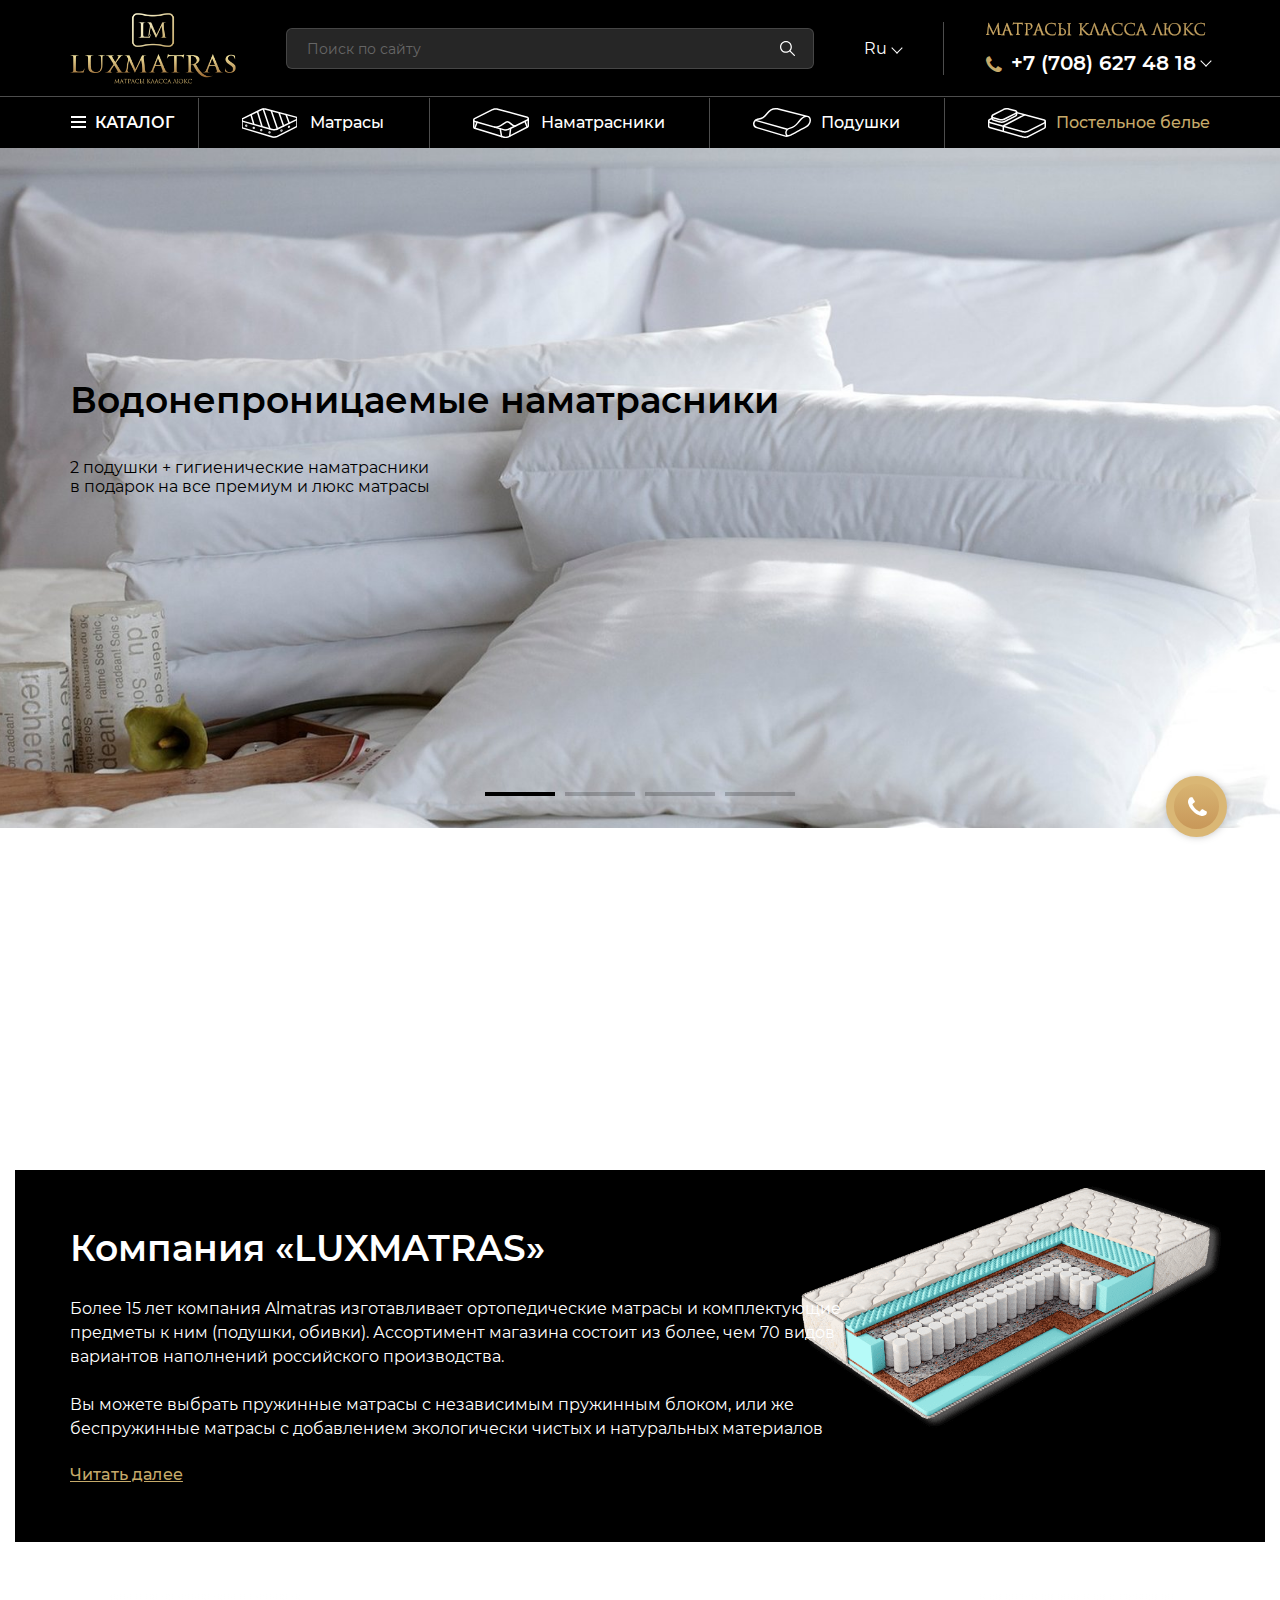
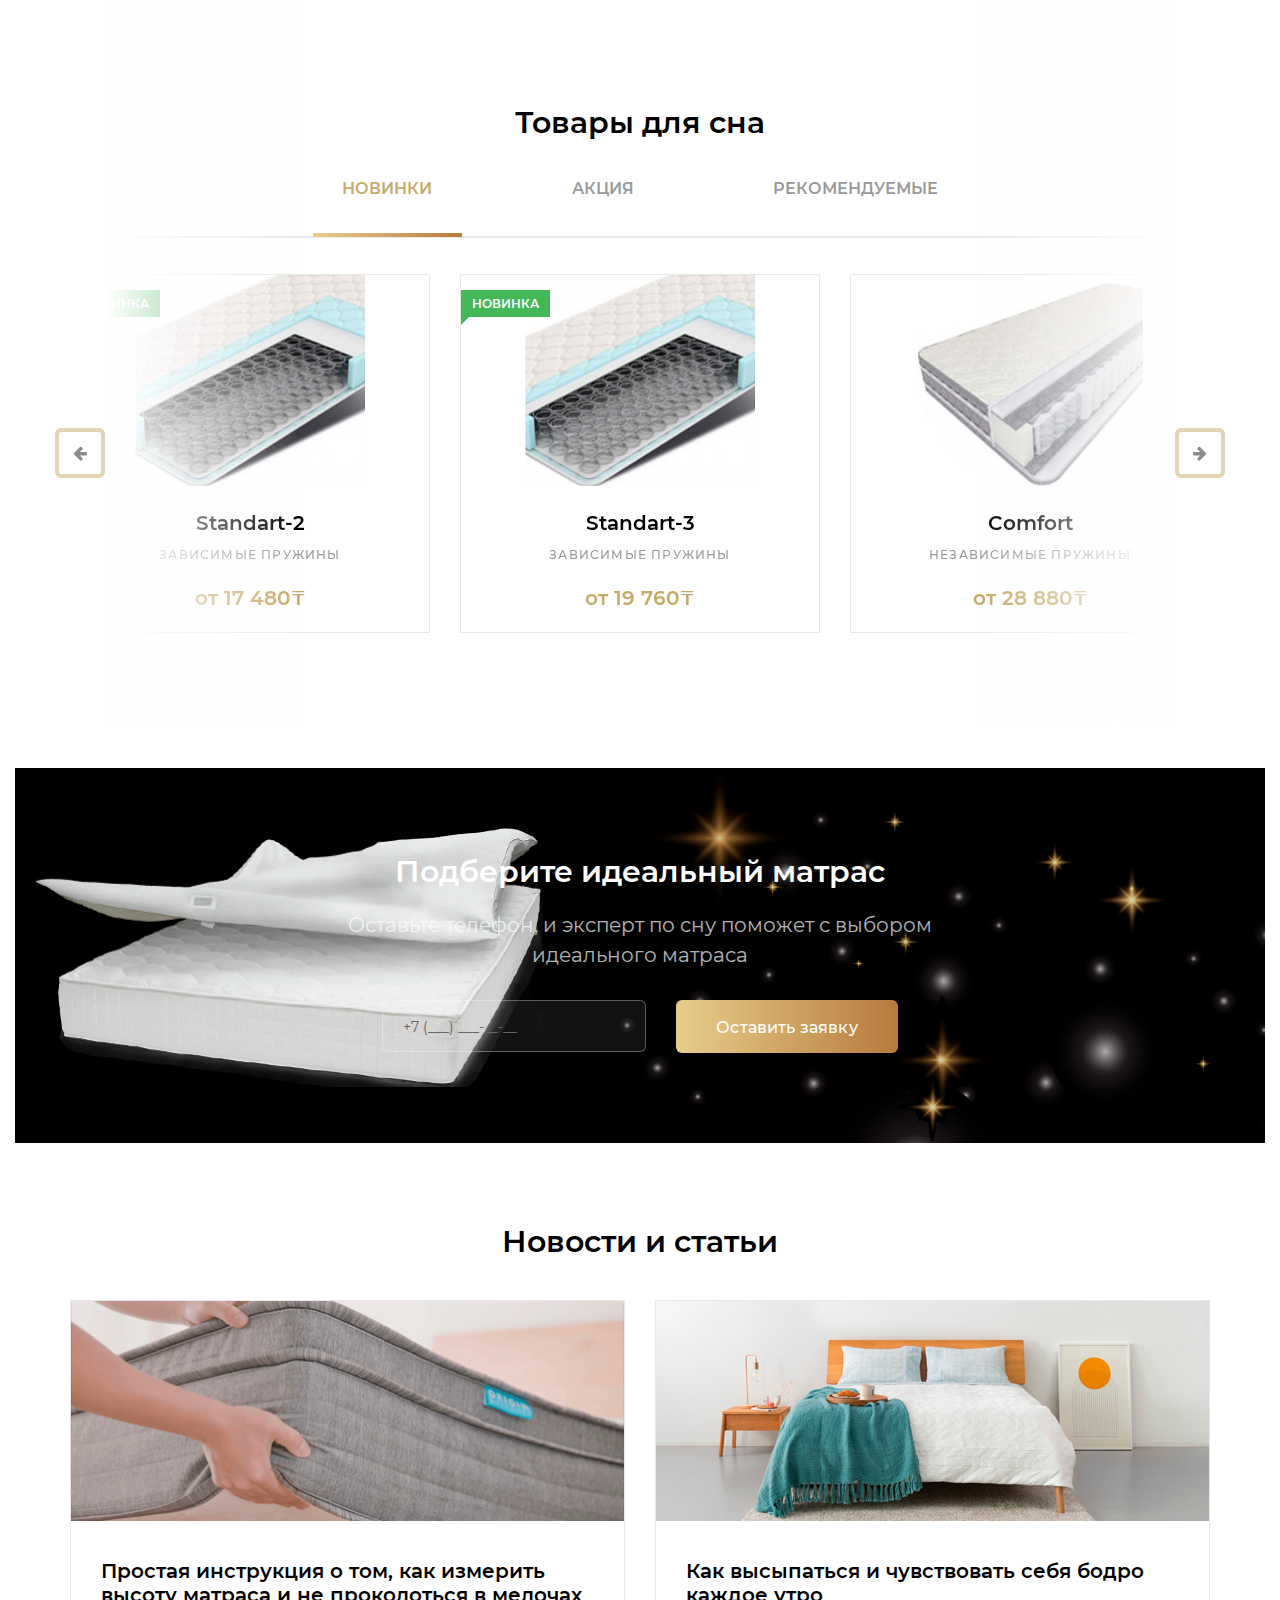
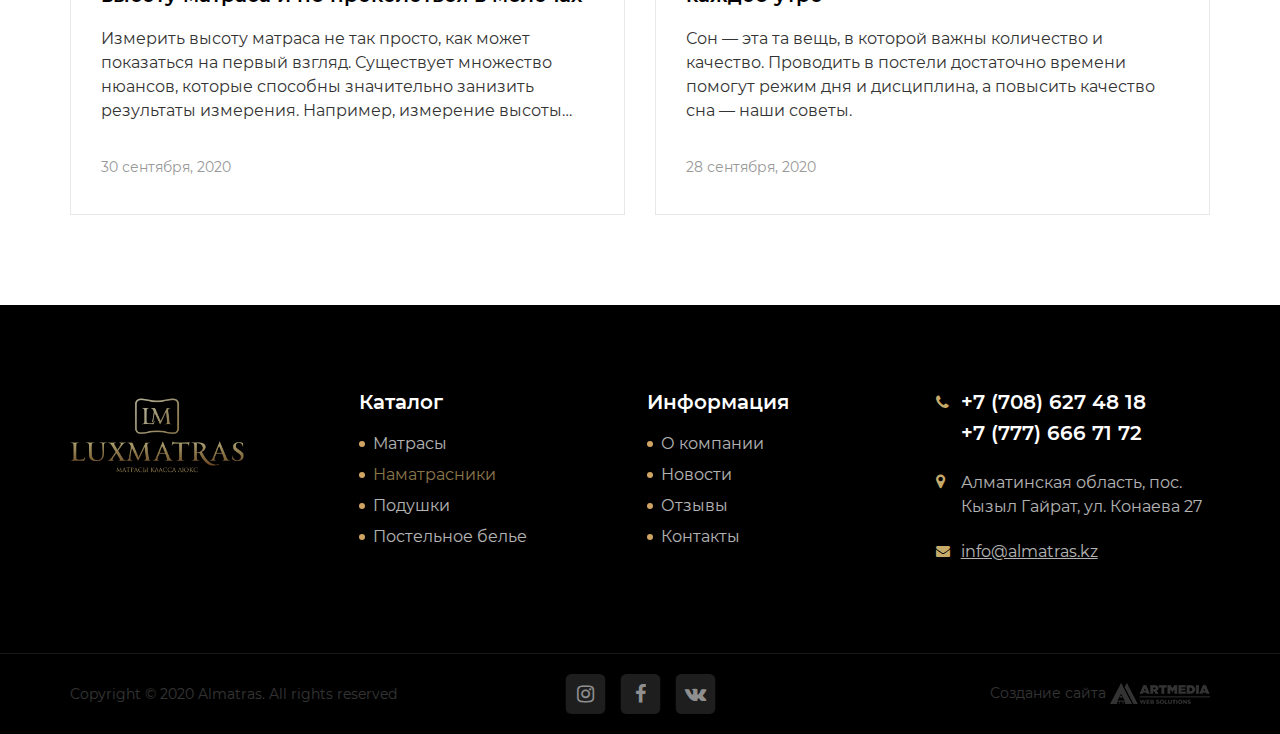
<file: index.html>
<!DOCTYPE html>
<html lang="ru">
<head>
	<meta charset="UTF-8">
    <meta name="viewport" content="width=device-width, initial-scale=1.0, maximum-scale=1">
    <meta http-equiv="X-UA-Compatible" content="ie=edge">
	<title>Главная</title>
	<link rel="stylesheet" href="css/libs.css">
	<link rel="stylesheet" href="css/style.css">
</head>
<body>
	<div class="preload">
		<div class="sk-double-bounce">
			<div class="sk-child sk-double-bounce-1"></div>
			<div class="sk-child sk-double-bounce-2"></div>
		</div>
	</div>
	
	<header class="header">
		<div class="header__upper">
			<div class="container flex spb center">
				<div class="nav--btn">
					<span></span>
					<span></span>
					<span></span>
				</div>
				<a href="index.html" class="logo-link"><img src="./img/logo.png" alt=""></a>
				<form class="search-bar">
					<input type="text" required placeholder="Поиск по сайту">
					<button type="submit"><img src="./img/search.svg" alt=""></button>
				</form>
	
				<div class="dropdown dropdown-langs">
					Ru
					<div class="trigger"></div>
					<div class="dropdown-menu">
						<a href="#">Ru</a>
						<a href="#">En</a>
						<a href="#">Kz</a>
					</div>
				</div>
	
				<div class="flex h-phone-col">
					<img src="./img/span.png" alt="" class="span-img">
					<div class="dropdown">
						<div class="col--phone">
							<a href="tel:+77086274818">+7 (708) 627 48 18</a>
						</div>
						<div class="trigger"></div>
						<div class="dropdown-menu">
							<a href="tel:+77086274818">+7 (708) 627 48 19</a>
							<a href="tel:+77086274818">+7 (708) 627 48 20</a>
							<a href="tel:+77086274818">+7 (708) 627 48 21</a>
						</div>
					</div>
				</div>
	
			</div>
		</div>
	
		<div class="header__bottom">
			<div class="container">
				<nav class="nav flex center spb">
					<div class="dropdown nav-dropdown">
						<div class="ham">
							<span></span>
							<span></span>
							<span></span>
						</div>
						<div class="trigger">Каталог</div>
						<div class="dropdown-menu">
							<a href="category.html">Матрасы</a>
							<a href="category.html">Наматрасники</a>
							<a href="category.html">Подушки</a>
							<a href="category.html">Постельное белье</a>
						</div>
					</div>
	
					<a href="catalog.html" class="nav-link">
						<img src="./img/1m.svg" alt="">
						<span>Матрасы</span>
					</a>
	
					<a href="catalog.html" class="nav-link">
						<img src="./img/2m.svg" alt="">
						<span>Наматрасники</span>
					</a>
	
					<a href="catalog.html" class="nav-link">
						<img src="./img/3m.svg" alt="">
						<span>Подушки</span>
					</a>
	
					<a href="catalog.html" class="nav-link active">
						<img src="./img/4m.svg" alt="">
						<span>Постельное белье</span>
					</a>
	
				</nav>
			</div>
		</div>
	
	</header>
	
	<a href="tel:87086274818" class="call--btn"><i class="fa fa-phone" aria-hidden="true"></i></a>
	
	<div class="modal modal-with-hat" id="contactus">
		<div class="modal__layer"></div>
		<div class="modal__block">
			<a href="#" class="close"></a>
			<div class="m-hat">
				<h4>Связаться с нами</h4>
				<div class="comm">Оставьте свой телефон, и мы свяжемся с вами в ближайшее время</div>
			</div>
	
			<div class="m-body">
				<form action="">
					<input type="text" required="" placeholder="Ваше имя">
					<input type="tel" required="" placeholder="Номер телефона" class="tel" im-insert="true">
					<div class="g-recaptcha"><div style="width: 304px; height: 78px;"><div><iframe src="https://www.google.com/recaptcha/api2/anchor?ar=1&amp;k=6LfycasZAAAAAOleQj_j_cJoz1tKKWUcEs1p_Thw&amp;co=aHR0cDovL2x1Y2t5ZW5nbGlzaC45ei5rejo4MA..&amp;hl=en&amp;v=6TWYOsKNtRFaLeFqv5xN42-l&amp;size=normal&amp;cb=7idt9xxob5ks" width="304" height="78" role="presentation" name="a-xh09sx8p8cox" frameborder="0" scrolling="no" sandbox="allow-forms allow-popups allow-same-origin allow-scripts allow-top-navigation allow-modals allow-popups-to-escape-sandbox"></iframe></div><textarea id="g-recaptcha-response-2" name="g-recaptcha-response" class="g-recaptcha-response" style="width: 250px; height: 40px; border: 1px solid rgb(193, 193, 193); margin: 10px 25px; padding: 0px; resize: none; display: none;"></textarea></div><iframe style="display: none;"></iframe></div>
					<div class="policy">
						Нажимая на кнопку «Отправить» вы соглашаетесь с
						<a href="#">политикой конфиденциальности</a>
					</div>
					<button class="btn" type="submit" data-modal="#success-send"><span>Отправить</span></button>
				</form>
			</div>
		</div>
	</div>
	
	<div class="modal" id="success-send">
		<div class="modal__layer"></div>
		<div class="modal__block">
			<a href="#" class="close"></a>
			<h4>Ваша заявка успешно отправлена</h4>
		</div>
	</div>
	
	<div class="modal" id="success-msg">
		<div class="modal__layer"></div>
		<div class="modal__block">
			<a href="#" class="close"></a>
			<h4>Ваше сообщение успешно отправлено</h4>
		</div>
	</div>
	<div class="wrapper index-page">

		<section class="i-sl slider">
			<div class="item">
				<img src="./img/sl.jpg" alt="">
				<div class="container">
					<h1>Водонепроницаемые наматрасники</h1>
					<div class="desc">
						2 подушки + гигиенические наматрасники<br>в подарок на все премиум и люкс матрасы
					</div>
				</div>
			</div>
			<div class="item">
				<img src="./img/sl2.jpg" alt="">
				<div class="container">
					<h1>Матрасы от производителя</h1>
					<div class="desc">
						2 подушки + гигиенические наматрасники<br>в подарок на все премиум и люкс матрасы
					</div>
				</div>
			</div>
			<div class="item">
				<img src="./img/sl3.jpg" alt="">
				<div class="container">
					<h1>Гипоаллергенные подушки</h1>
					<div class="desc">
						2 подушки + гигиенические наматрасники<br>в подарок на все премиум и люкс матрасы
					</div>
				</div>
			</div>
			<div class="item">
				<img src="./img/sl4.jpg" alt="">
				<div class="container">
					<h1>Постельное белье в Алматы</h1>
					<div class="desc">
						2 подушки + гигиенические наматрасники<br>в подарок на все премиум и люкс матрасы
					</div>
				</div>
			</div>
		</section>

		<section>
			<div class="container">
				<div class="adv_row">

					<div class="adv_row--unit wow zoomIn" data-wow-duration="1.5s" data-wow-delay=".25s">
						<img src="./img/ad1.svg" alt="">
						<div class="desc">Собственное производство и изготовление за 1 день</div>
					</div>

					<div class="adv_row--unit wow zoomIn" data-wow-duration="1.5s" data-wow-delay=".5s">
						<img src="./img/ad2.svg" alt="">
						<div class="desc">Бесплатная доставка до кровати в Алматы</div>
					</div>

					<div class="adv_row--unit wow zoomIn" data-wow-duration="1.5s" data-wow-delay=".75s">
						<img src="./img/ad3.svg" alt="">
						<div class="desc">Гарантия до 60 месяцев. До 3-х лет гарантии на пружины </div>
					</div>

					<div class="adv_row--unit wow zoomIn" data-wow-duration="1.5s" data-wow-delay="1s">
						<img src="./img/ad4.svg" alt="">
						<div class="desc">Экологические материалы, современные станки и цехи</div>
					</div>

					<div class="adv_row--unit wow zoomIn" data-wow-duration="1.5s" data-wow-delay="1.25s">
						<img src="./img/ad5.svg" alt="">
						<div class="desc">Изготовление нестандартных размеров</div>
					</div>

					<div class="adv_row--unit wow zoomIn" data-wow-duration="1.5s" data-wow-delay="1.5s">
						<img src="./img/ad6.svg" alt="">
						<div class="desc">Мы работаем круглосуточно</div>
					</div>

				</div>
			</div>
		</section>

		<section>
			<div class="wide-container">

				<div class="right_img black_block">
					<img src="./img/side-m.png" alt="" class="matress">
					<div class="container">
						<h2>Компания «LUXMATRAS»</h2>
						<p>
							Более 15 лет компания Almatras изготавливает ортопедические матрасы
							и комплектующие предметы к ним (подушки, обивки). Ассортимент магазина состоит
							из более, чем 70 видов вариантов наполнений российского производства.
						</p>
						<p>
							Вы можете выбрать пружинные матрасы с независимым пружинным блоком, или же беспружинные матрасы с добавлением экологически чистых и натуральных материалов
						</p>

						<a href="about.html" class="more">Читать далее</a>
					</div>
				</div>

			</div>
		</section>

		<section class="tabs-section">
			<div class="wide-container">
				<h3>Товары для сна</h3>

				<ul id="tabs" class="flex tabs-heading-ul">
					<li id="current" class="tab-head"><a href="#" title="tab1">Новинки</a></li>
					<li class="tab-head"><a href="#" title="tab2">Акция</a></li>
					<li class="tab-head"><a href="#" title="tab2">Рекомендуемые</a></li>
				</ul>

					<div class="container">
						<div id="content">
							<div id="tab1">
								<div class="else-slider1 slider sl-margin-fix">
									<a href="card.html" class="card">
										<div class="img-c">
											<img src="./img/c1.jpg" alt="">
											<div class="mark">Новинка</div>
										</div>
										<div class="card--desc">
											<div class="card--name">Standart-2</div>
											<div class="card--about">Зависимые пружины</div>
											<div class="price">от 17 480</div>
										</div>
									</a>
	
									<a href="card.html" class="card">
										<div class="img-c">
											<img src="./img/c1.jpg" alt="">
											<div class="mark">Новинка</div>
										</div>
										<div class="card--desc">
											<div class="card--name">Standart-3</div>
											<div class="card--about">Зависимые пружины</div>
											<div class="price">от 19 760</div>
										</div>
									</a>
	
									<a href="card.html" class="card">
										<div class="img-c">
											<img src="./img/c2.jpg" alt="">
										</div>
										<div class="card--desc">
											<div class="card--name">Comfort</div>
											<div class="card--about">независимые пружины</div>
											<div class="price">от 28 880</div>
										</div>
									</a>
	
									<a href="card.html" class="card">
										<div class="img-c">
											<img src="./img/c2.jpg" alt="">
										</div>
										<div class="card--desc">
											<div class="card--name">Comfort</div>
											<div class="card--about">независимые пружины</div>
											<div class="price">от 28 880</div>
										</div>
									</a>
	
									<a href="card.html" class="card">
										<div class="img-c">
											<img src="./img/c2.jpg" alt="">
											<div class="mark">Новинка</div>
										</div>
										<div class="card--desc">
											<div class="card--name">Comfort</div>
											<div class="card--about">независимые пружины</div>
											<div class="price">от 28 880</div>
										</div>
									</a>
	
									<a href="card.html" class="card">
										<div class="img-c">
											<img src="./img/c1.jpg" alt="">
										</div>
										<div class="card--desc">
											<div class="card--name">Standart-3</div>
											<div class="card--about">Зависимые пружины</div>
											<div class="price">от 19 760</div>
										</div>
									</a>
									
								</div>
							</div>
							<div id="tab2">
								<div class="else-slider2 slider sl-margin-fix">
									<a href="card.html" class="card">
										<div class="img-c">
											<img src="./img/c1.jpg" alt="">
											<div class="mark">Новинка</div>
										</div>
										<div class="card--desc">
											<div class="card--name">Standart-3</div>
											<div class="card--about">Зависимые пружины</div>
											<div class="price">от 19 760</div>
										</div>
									</a>
		
									<a href="card.html" class="card">
										<div class="img-c">
											<img src="./img/c2.jpg" alt="">
										</div>
										<div class="card--desc">
											<div class="card--name">Comfort</div>
											<div class="card--about">независимые пружины</div>
											<div class="price">от 28 880</div>
										</div>
									</a>
		
									<a href="card.html" class="card">
										<div class="img-c">
											<img src="./img/c1.jpg" alt="">
											<div class="mark">Новинка</div>
										</div>
										<div class="card--desc">
											<div class="card--name">Standart-2</div>
											<div class="card--about">Зависимые пружины</div>
											<div class="price">от 17 480</div>
										</div>
									</a>
		
									<a href="card.html" class="card">
										<div class="img-c">
											<img src="./img/c2.jpg" alt="">
											<div class="mark">Новинка</div>
										</div>
										<div class="card--desc">
											<div class="card--name">Comfort</div>
											<div class="card--about">независимые пружины</div>
											<div class="price">от 28 880</div>
										</div>
									</a>
		
									<a href="card.html" class="card">
										<div class="img-c">
											<img src="./img/c2.jpg" alt="">
											<div class="mark">Новинка</div>
										</div>
										<div class="card--desc">
											<div class="card--name">Comfort</div>
											<div class="card--about">независимые пружины</div>
											<div class="price">от 28 880</div>
										</div>
									</a>
		
									<a href="card.html" class="card">
										<div class="img-c">
											<img src="./img/c1.jpg" alt="">
										</div>
										<div class="card--desc">
											<div class="card--name">Standart-3</div>
											<div class="card--about">Зависимые пружины</div>
											<div class="price">от 19 760</div>
										</div>
									</a>
								</div>
						</div>
						<div id="tab3">
							<div class="else-slider3 slider sl-margin-fix">
								<a href="card.html" class="card">
									<div class="img-c">
										<img src="./img/c2.jpg" alt="">
										<div class="mark">Новинка</div>
									</div>
									<div class="card--desc">
										<div class="card--name">Comfort</div>
										<div class="card--about">независимые пружины</div>
										<div class="price">от 28 880</div>
									</div>
								</a>
	
								<a href="card.html" class="card">
									<div class="img-c">
										<img src="./img/c1.jpg" alt="">
										<div class="mark">Новинка</div>
									</div>
									<div class="card--desc">
										<div class="card--name">Standart-2</div>
										<div class="card--about">Зависимые пружины</div>
										<div class="price">от 17 480</div>
									</div>
								</a>
	
								<a href="card.html" class="card">
									<div class="img-c">
										<img src="./img/c1.jpg" alt="">
									</div>
									<div class="card--desc">
										<div class="card--name">Standart-3</div>
										<div class="card--about">Зависимые пружины</div>
										<div class="price">от 19 760</div>
									</div>
								</a>
	
								<a href="card.html" class="card">
									<div class="img-c">
										<img src="./img/c2.jpg" alt="">
									</div>
									<div class="card--desc">
										<div class="card--name">Comfort</div>
										<div class="card--about">независимые пружины</div>
										<div class="price">от 28 880</div>
									</div>
								</a>
	
								<a href="card.html" class="card">
									<div class="img-c">
										<img src="./img/c2.jpg" alt="">
										<div class="mark">Новинка</div>
									</div>
									<div class="card--desc">
										<div class="card--name">Comfort</div>
										<div class="card--about">независимые пружины</div>
										<div class="price">от 28 880</div>
									</div>
								</a>
	
								<a href="card.html" class="card">
									<div class="img-c">
										<img src="./img/c1.jpg" alt="">
									</div>
									<div class="card--desc">
										<div class="card--name">Standart-3</div>
										<div class="card--about">Зависимые пружины</div>
										<div class="price">от 19 760</div>
									</div>
								</a>
							</div>
							
						</div>
	
						</div>
					</div>
			</div>
		</section>

		<section>
			<div class="wide-container">

				<div class="left_img black_block request">
					<img src="./img/side-m2.png" alt="" class="matress">
					<div class="content">
						<h3>Подберите идеальный матрас</h3>
						<div class="span">Оставьте телефон, и эксперт по сну поможет с выбором <br>идеального матраса</div>
						<form action="">
							<input type="tel" class="tel" placeholder="+7 (___) ___-__-__">
							<button class="btn" type="submit" data-modal="#modal-success-send">Оставить заявку</button>
						</form>
					</div>
					<img src="./img/stary.png" alt="" class="stars">
				</div>
			</div>
		</section>

		<section class="news-section">
			<div class="container">
				<h3>Новости и статьи</h3>
				<div class="grid2">
					<a href="#" class="n_card">
						<div class="img-c"><img src="./img/n1.jpg" alt=""></div>
						<div class="n_card--text">
							<div class="n_card--name">Простая инструкция о том, как измерить высоту матраса и не проколоться в мелочах</div>
							<div class="n_card--content">
								Измерить высоту матраса не так просто, как может показаться на первый взгляд. Существует множество нюансов, которые способны значительно занизить результаты измерения. Например, измерение высоты матраса между кантами чехла, скорее всего, будет ошибочным, так как "одежда" настолько плотно облегает бока наполнителя, что матрас будто бы худее по краям.
							</div>
							<div class="date">30 сентября, 2020</div>
						</div>
					</a>
	
					<a href="#" class="n_card">
						<div class="img-c"><img src="./img/n2.jpg" alt=""></div>
						<div class="n_card--text">
							<div class="n_card--name">Как высыпаться и чувствовать себя бодро каждое утро</div>
							<div class="n_card--content">
								Сон — эта та вещь, в которой важны количество и качество. Проводить в постели достаточно времени помогут режим дня и дисциплина, а повысить качество сна — наши советы.
							</div>
						<div class="date">28 сентября, 2020</div>
						</div>
					</a>
				</div>

			</div>
		</section>

	</div>
<footer class="footer">
  <div class="f_upper">
    <div class="container f_grid">
      <a href="index.html" class="f_logo-link">
        <img src="./img/logo.png" alt="">
      </a>

      <div class="f_col">
        <div class="f_title">Каталог</div>
        <ul class="check--list">
          <li><a href="catalog.html">Матрасы</a></li>
          <li><a href="catalog.html" class="active">Наматрасники</a></li>
          <li><a href="catalog.html">Подушки</a></li>
          <li><a href="catalog.html">Постельное белье</a></li>
        </ul>
      </div>

      <div class="f_col">
        <div class="f_title">Информация</div>
        <ul class="check--list">
          <li><a href="about.html">О компании</a></li>
          <li><a href="#">Новости</a></li>
          <li><a href="#">Отзывы</a></li>
          <li><a href="contacts.html">Контакты</a></li>
        </ul>
      </div>

      <div class="f_cts">
        <div class="col--phone">
          <a href="tel:+77086274818">+7 (708) 627 48 18</a>
          <a href="tel:+77776667172">+7 (777) 666 71 72</a>
        </div>
        <div class="col--location">
          <span>Алматинская область,
            пос. Кызыл Гайрат, ул. Конаева 27</span>
        </div>
        <div class="col--email">
          <a href="mailto:info@almatras.kz">info@almatras.kz</a>
        </div>
      </div>
    </div>
  </div>

  <div class="f_bottom">
    <div class="container flex spb center">
      <div class="copy">Copyright &copy; 2020 Almatras. All rights reserved</div>
      <div class="socials flex senter">
        <a href="#" target="_blank"><i class="fa fa-instagram" aria-hidden="true"></i></a>
        <a href="#" target="_blank"><i class="fa fa-facebook" aria-hidden="true"></i></a>
        <a href="#" target="_blank"><i class="fa fa-vk" aria-hidden="true"></i></a>
      </div>
      <div class="art-link">
        <a href="http://art-media.kz/" target="_blank">Создание сайта</a>
        <img src="./img/art.png" alt="">
      </div>
    </div>
  </div> 
</footer>
<script src="js/jquery.js"></script>
<script src="js/libs.js"></script>
<script>
	wow = new WOW({
		boxClass:     'wow',      
		animateClass: 'animated', 
		offset:       0,          
		mobile:       false,       
		live:         true        
})
wow.init();		
</script>
<script src="js/main.js"></script>
</body>
</html>
</file>
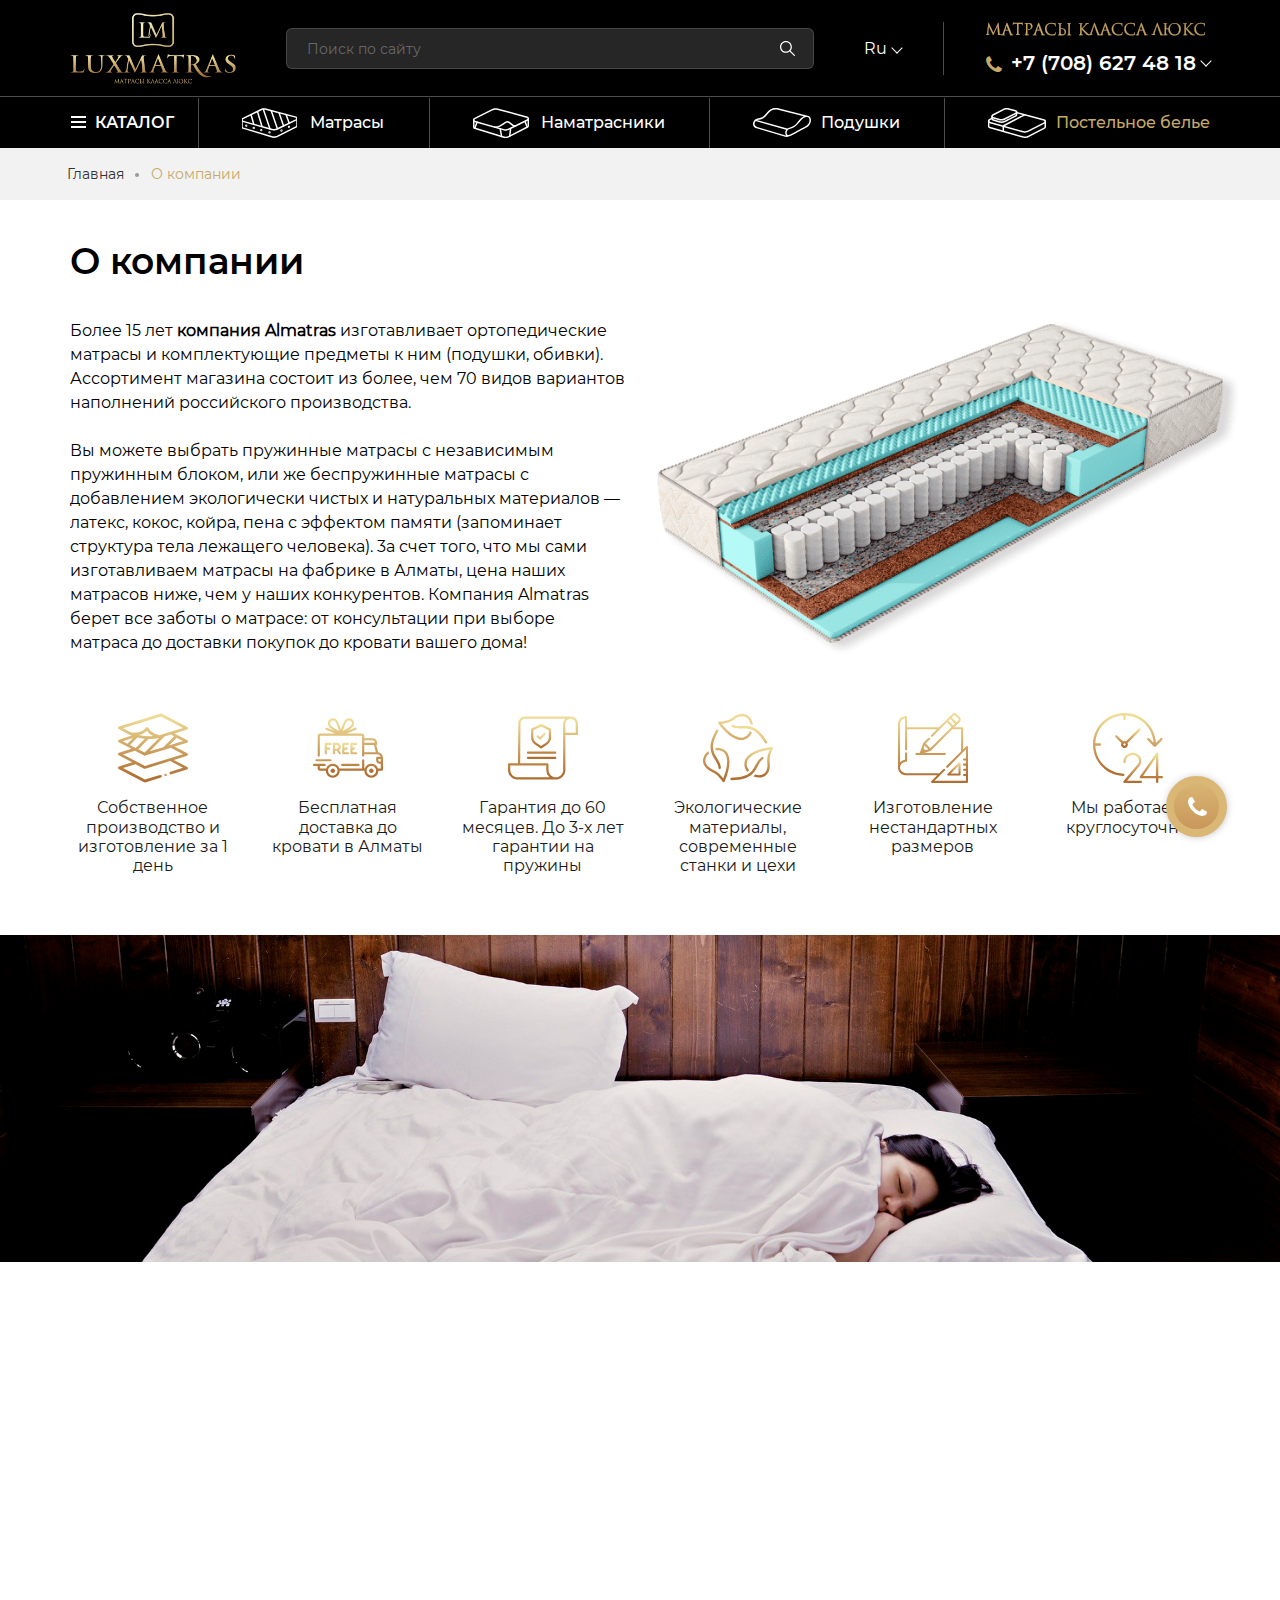
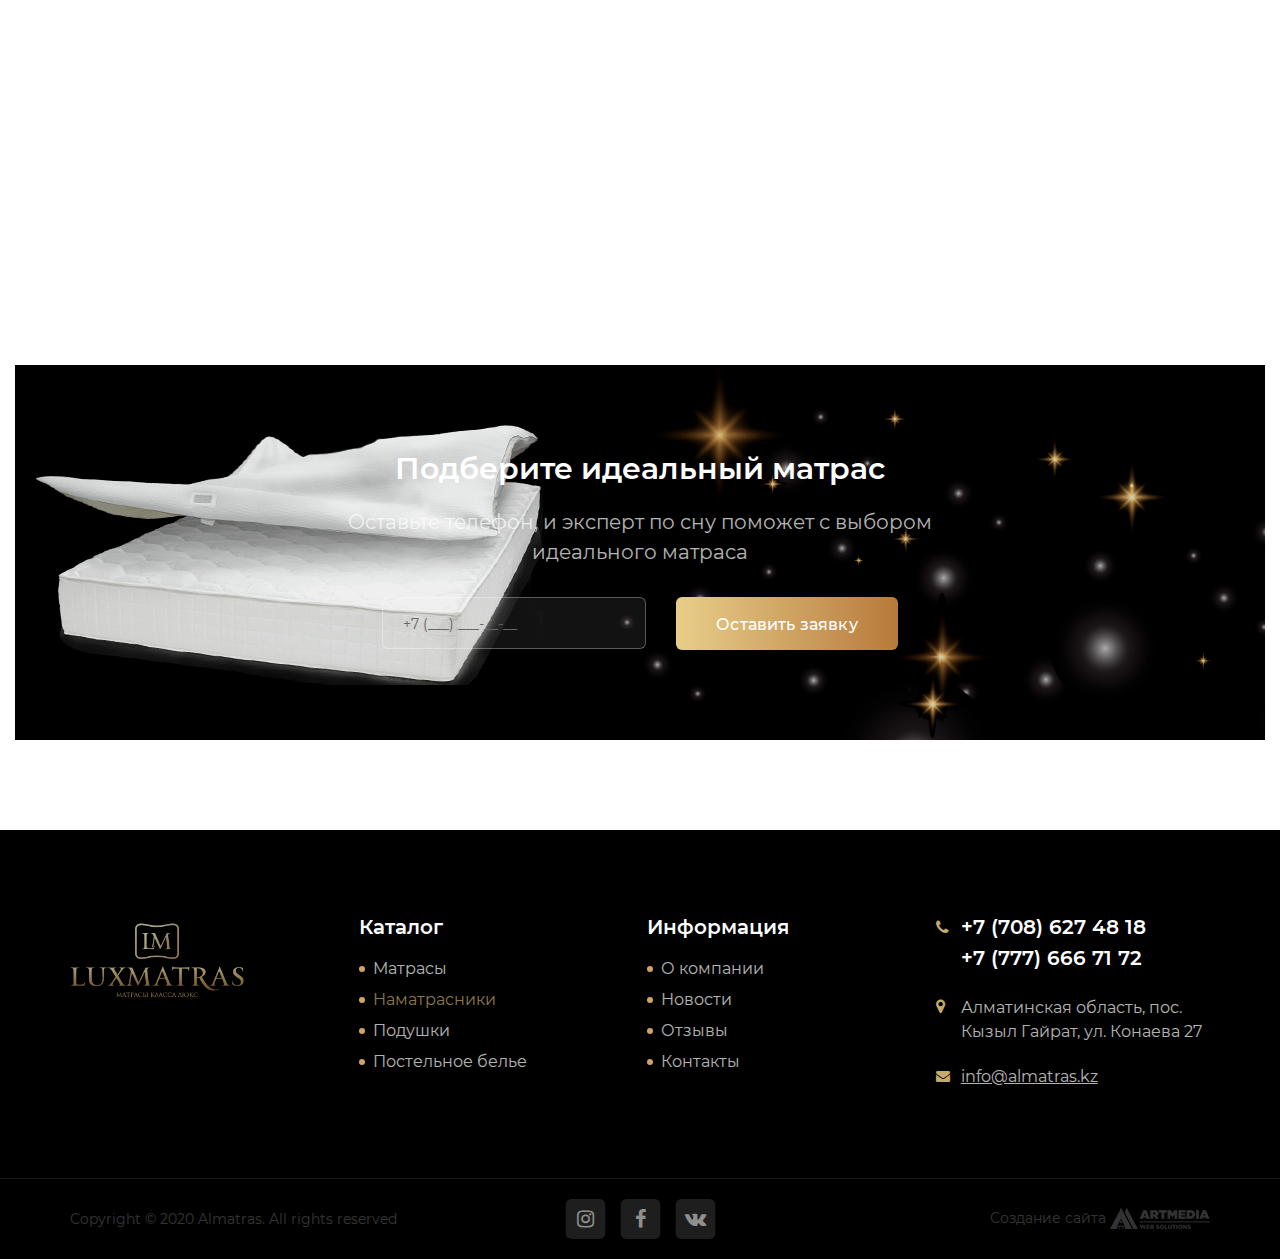
<file: about.html>
<!DOCTYPE html>
<html lang="ru">
<head>
	<meta charset="UTF-8">
    <meta name="viewport" content="width=device-width, initial-scale=1.0, maximum-scale=1">
    <meta http-equiv="X-UA-Compatible" content="ie=edge">
	<title>about</title>
	<link rel="stylesheet" href="css/libs.css">
	<link rel="stylesheet" href="css/style.css">
</head>
<body>
	<div class="preload">
		<div class="sk-double-bounce">
			<div class="sk-child sk-double-bounce-1"></div>
			<div class="sk-child sk-double-bounce-2"></div>
		</div>
	</div>
	
	<header class="header">
		<div class="header__upper">
			<div class="container flex spb center">
				<div class="nav--btn">
					<span></span>
					<span></span>
					<span></span>
				</div>
				<a href="index.html" class="logo-link"><img src="./img/logo.png" alt=""></a>
				<form class="search-bar">
					<input type="text" required placeholder="Поиск по сайту">
					<button type="submit"><img src="./img/search.svg" alt=""></button>
				</form>
	
				<div class="dropdown dropdown-langs">
					Ru
					<div class="trigger"></div>
					<div class="dropdown-menu">
						<a href="#">Ru</a>
						<a href="#">En</a>
						<a href="#">Kz</a>
					</div>
				</div>
	
				<div class="flex h-phone-col">
					<img src="./img/span.png" alt="" class="span-img">
					<div class="dropdown">
						<div class="col--phone">
							<a href="tel:+77086274818">+7 (708) 627 48 18</a>
						</div>
						<div class="trigger"></div>
						<div class="dropdown-menu">
							<a href="tel:+77086274818">+7 (708) 627 48 19</a>
							<a href="tel:+77086274818">+7 (708) 627 48 20</a>
							<a href="tel:+77086274818">+7 (708) 627 48 21</a>
						</div>
					</div>
				</div>
	
			</div>
		</div>
	
		<div class="header__bottom">
			<div class="container">
				<nav class="nav flex center spb">
					<div class="dropdown nav-dropdown">
						<div class="ham">
							<span></span>
							<span></span>
							<span></span>
						</div>
						<div class="trigger">Каталог</div>
						<div class="dropdown-menu">
							<a href="category.html">Матрасы</a>
							<a href="category.html">Наматрасники</a>
							<a href="category.html">Подушки</a>
							<a href="category.html">Постельное белье</a>
						</div>
					</div>
	
					<a href="catalog.html" class="nav-link">
						<img src="./img/1m.svg" alt="">
						<span>Матрасы</span>
					</a>
	
					<a href="catalog.html" class="nav-link">
						<img src="./img/2m.svg" alt="">
						<span>Наматрасники</span>
					</a>
	
					<a href="catalog.html" class="nav-link">
						<img src="./img/3m.svg" alt="">
						<span>Подушки</span>
					</a>
	
					<a href="catalog.html" class="nav-link active">
						<img src="./img/4m.svg" alt="">
						<span>Постельное белье</span>
					</a>
	
				</nav>
			</div>
		</div>
	
	</header>
	
	<a href="tel:87086274818" class="call--btn"><i class="fa fa-phone" aria-hidden="true"></i></a>
	
	<div class="modal modal-with-hat" id="contactus">
		<div class="modal__layer"></div>
		<div class="modal__block">
			<a href="#" class="close"></a>
			<div class="m-hat">
				<h4>Связаться с нами</h4>
				<div class="comm">Оставьте свой телефон, и мы свяжемся с вами в ближайшее время</div>
			</div>
	
			<div class="m-body">
				<form action="">
					<input type="text" required="" placeholder="Ваше имя">
					<input type="tel" required="" placeholder="Номер телефона" class="tel" im-insert="true">
					<div class="g-recaptcha"><div style="width: 304px; height: 78px;"><div><iframe src="https://www.google.com/recaptcha/api2/anchor?ar=1&amp;k=6LfycasZAAAAAOleQj_j_cJoz1tKKWUcEs1p_Thw&amp;co=aHR0cDovL2x1Y2t5ZW5nbGlzaC45ei5rejo4MA..&amp;hl=en&amp;v=6TWYOsKNtRFaLeFqv5xN42-l&amp;size=normal&amp;cb=7idt9xxob5ks" width="304" height="78" role="presentation" name="a-xh09sx8p8cox" frameborder="0" scrolling="no" sandbox="allow-forms allow-popups allow-same-origin allow-scripts allow-top-navigation allow-modals allow-popups-to-escape-sandbox"></iframe></div><textarea id="g-recaptcha-response-2" name="g-recaptcha-response" class="g-recaptcha-response" style="width: 250px; height: 40px; border: 1px solid rgb(193, 193, 193); margin: 10px 25px; padding: 0px; resize: none; display: none;"></textarea></div><iframe style="display: none;"></iframe></div>
					<div class="policy">
						Нажимая на кнопку «Отправить» вы соглашаетесь с
						<a href="#">политикой конфиденциальности</a>
					</div>
					<button class="btn" type="submit" data-modal="#success-send"><span>Отправить</span></button>
				</form>
			</div>
		</div>
	</div>
	
	<div class="modal" id="success-send">
		<div class="modal__layer"></div>
		<div class="modal__block">
			<a href="#" class="close"></a>
			<h4>Ваша заявка успешно отправлена</h4>
		</div>
	</div>
	
	<div class="modal" id="success-msg">
		<div class="modal__layer"></div>
		<div class="modal__block">
			<a href="#" class="close"></a>
			<h4>Ваше сообщение успешно отправлено</h4>
		</div>
	</div>
	<div class="wrapper about-page page">

		<div class="breadcrumbs">
			<div class="container">
				<ul>
					<li><a href="index.html">Главная</a></li>
					<li>О компании</li>
				</ul>
			</div>
		</div>

		<main>
			<div class="container">
				<h1>О компании</h1>
				<div class="grid2">
					<div class="about__text">
						<p>Более 15 лет <b>компания Almatras</b> изготавливает ортопедические матрасы и комплектующие предметы к ним (подушки, обивки). Ассортимент магазина состоит из более, чем 70 видов вариантов наполнений российского производства.</p>
						<p>Вы можете выбрать пружинные матрасы с независимым пружинным блоком, или же беспружинные матрасы с добавлением экологически чистых и натуральных материалов — латекс, кокос, койра, пена с эффектом памяти (запоминает структура тела лежащего человека). 3а счет того, что мы сами изготавливаем матрасы на фабрике в Алматы, цена наших матрасов ниже, чем у наших конкурентов. Компания Almatras берет все заботы о матрасе: от консультации при выборе матраса до доставки покупок до кровати вашего дома!</p>
					</div>
					<img src="./img/side-m.png" alt="" class="ab-matress">
				</div>
			</div>
		</main>

		
		<section class="adv_section">
			<div class="container">
				<div class="adv_row">

					<div class="adv_row--unit wow zoomIn" data-wow-duration="1.5s" data-wow-delay=".25s">
						<img src="./img/ad1.svg" alt="">
						<div class="desc">Собственное производство и изготовление за 1 день</div>
					</div>

					<div class="adv_row--unit wow zoomIn" data-wow-duration="1.5s" data-wow-delay=".5s">
						<img src="./img/ad2.svg" alt="">
						<div class="desc">Бесплатная доставка до кровати в Алматы</div>
					</div>

					<div class="adv_row--unit wow zoomIn" data-wow-duration="1.5s" data-wow-delay=".75s">
						<img src="./img/ad3.svg" alt="">
						<div class="desc">Гарантия до 60 месяцев. До 3-х лет гарантии на пружины </div>
					</div>

					<div class="adv_row--unit wow zoomIn" data-wow-duration="1.5s" data-wow-delay="1s">
						<img src="./img/ad4.svg" alt="">
						<div class="desc">Экологические материалы, современные станки и цехи</div>
					</div>

					<div class="adv_row--unit wow zoomIn" data-wow-duration="1.5s" data-wow-delay="1.25s">
						<img src="./img/ad5.svg" alt="">
						<div class="desc">Изготовление нестандартных размеров</div>
					</div>

					<div class="adv_row--unit wow zoomIn" data-wow-duration="1.5s" data-wow-delay="1.5s">
						<img src="./img/ad6.svg" alt="">
						<div class="desc">Мы работаем круглосуточно</div>
					</div>

				</div>
			</div>
		</section>

		<img src="./img/ab.jpg" alt="" class="about__banner">

		<section class="text__section wow fadeInUp" data-wow-duration="1.5s">
			<div class="container">
				<h2>Собственное производство</h2>
				<p>Мы тщательно отбираем материалы: проволоку, влагостойкую фанеру, наполнители, ткани.  Не производим продукцию впрок, поэтому товар не пылится на складе и сохраняет качество.</p>
				<p>Благодаря собственному производству оперативно корректируем продукцию по вашим пожеланиям, чтобы вы ощущали комфорт и уют, засыпая на наших матрасах.</p>
			</div>
		</section>

		<section class="text__section wow fadeInUp" data-wow-duration="1.5s">
			<div class="container">
				<h2>Подтверждение качества продукции</h2>
				<p>Фабрика Almatras контролирует качество продукции и сертифицирует товары. Отдел технического контроля ежедневно проверяет материалы и готовые изделия на выбраковку, дефекты и соответствие размерам. Если на этапе подготовки, производства или отгрузки выявлены недостатки, то такое изделие не пойдёт в продажу.</p>
				<p>Все матрасы, кровати, материалы, ткани и постельное бельё сертифицированы: всего 50 сертификатов. Матрасы одобрены здравнадзором, постельное бельё соответствует нормам безопасности и стандартам Таможенного союза.</p>
				<p>Одна из самых приятных наград — золотая медаль, полученная в международном конкурсе «Лучшие товары и услуги — ГЕММА 2014», который проходит при поддержке Аппарата Президента РК.</p>
			</div>
		</section>

		<section>
			<div class="wide-container">

				<div class="left_img black_block request">
					<img src="./img/side-m2.png" alt="" class="matress">
					<img src="./img/stary.png" alt="" class="stars">
					<div class="content">
						<h3>Подберите идеальный матрас</h3>
						<div class="span">Оставьте телефон, и эксперт по сну поможет с выбором <br>идеального матраса</div>
						<form action="">
							<input type="tel" placeholder="+7 (___) ___-__-__" class="tel">
							<button class="btn" type="submit" data-modal="#modal-success-send">Оставить заявку</button>
						</form>
					</div>
				</div>
			</div>
		</section>


  </div>
  <footer class="footer">
    <div class="f_upper">
      <div class="container f_grid">
        <a href="index.html" class="f_logo-link">
          <img src="./img/logo.png" alt="">
        </a>
  
        <div class="f_col">
          <div class="f_title">Каталог</div>
          <ul class="check--list">
            <li><a href="catalog.html">Матрасы</a></li>
            <li><a href="catalog.html" class="active">Наматрасники</a></li>
            <li><a href="catalog.html">Подушки</a></li>
            <li><a href="catalog.html">Постельное белье</a></li>
          </ul>
        </div>
  
        <div class="f_col">
          <div class="f_title">Информация</div>
          <ul class="check--list">
            <li><a href="about.html">О компании</a></li>
            <li><a href="#">Новости</a></li>
            <li><a href="#">Отзывы</a></li>
            <li><a href="contacts.html">Контакты</a></li>
          </ul>
        </div>
  
        <div class="f_cts">
          <div class="col--phone">
            <a href="tel:+77086274818">+7 (708) 627 48 18</a>
            <a href="tel:+77776667172">+7 (777) 666 71 72</a>
          </div>
          <div class="col--location">
            <span>Алматинская область,
              пос. Кызыл Гайрат, ул. Конаева 27</span>
          </div>
          <div class="col--email">
            <a href="mailto:info@almatras.kz">info@almatras.kz</a>
          </div>
        </div>
      </div>
    </div>
  
    <div class="f_bottom">
      <div class="container flex spb center">
        <div class="copy">Copyright &copy; 2020 Almatras. All rights reserved</div>
        <div class="socials flex senter">
          <a href="#" target="_blank"><i class="fa fa-instagram" aria-hidden="true"></i></a>
          <a href="#" target="_blank"><i class="fa fa-facebook" aria-hidden="true"></i></a>
          <a href="#" target="_blank"><i class="fa fa-vk" aria-hidden="true"></i></a>
        </div>
        <div class="art-link">
          <a href="http://art-media.kz/" target="_blank">Создание сайта</a>
          <img src="./img/art.png" alt="">
        </div>
      </div>
    </div> 
  </footer>
  <script src="js/jquery.js"></script>
  <script src="js/libs.js"></script>
  <script>
    wow = new WOW({
      boxClass:     'wow',      
      animateClass: 'animated', 
      offset:       0,          
      mobile:       false,       
      live:         true        
  })
  wow.init();		
  </script>
  <script src="js/main.js"></script>
  </body>
  </html>
</file>
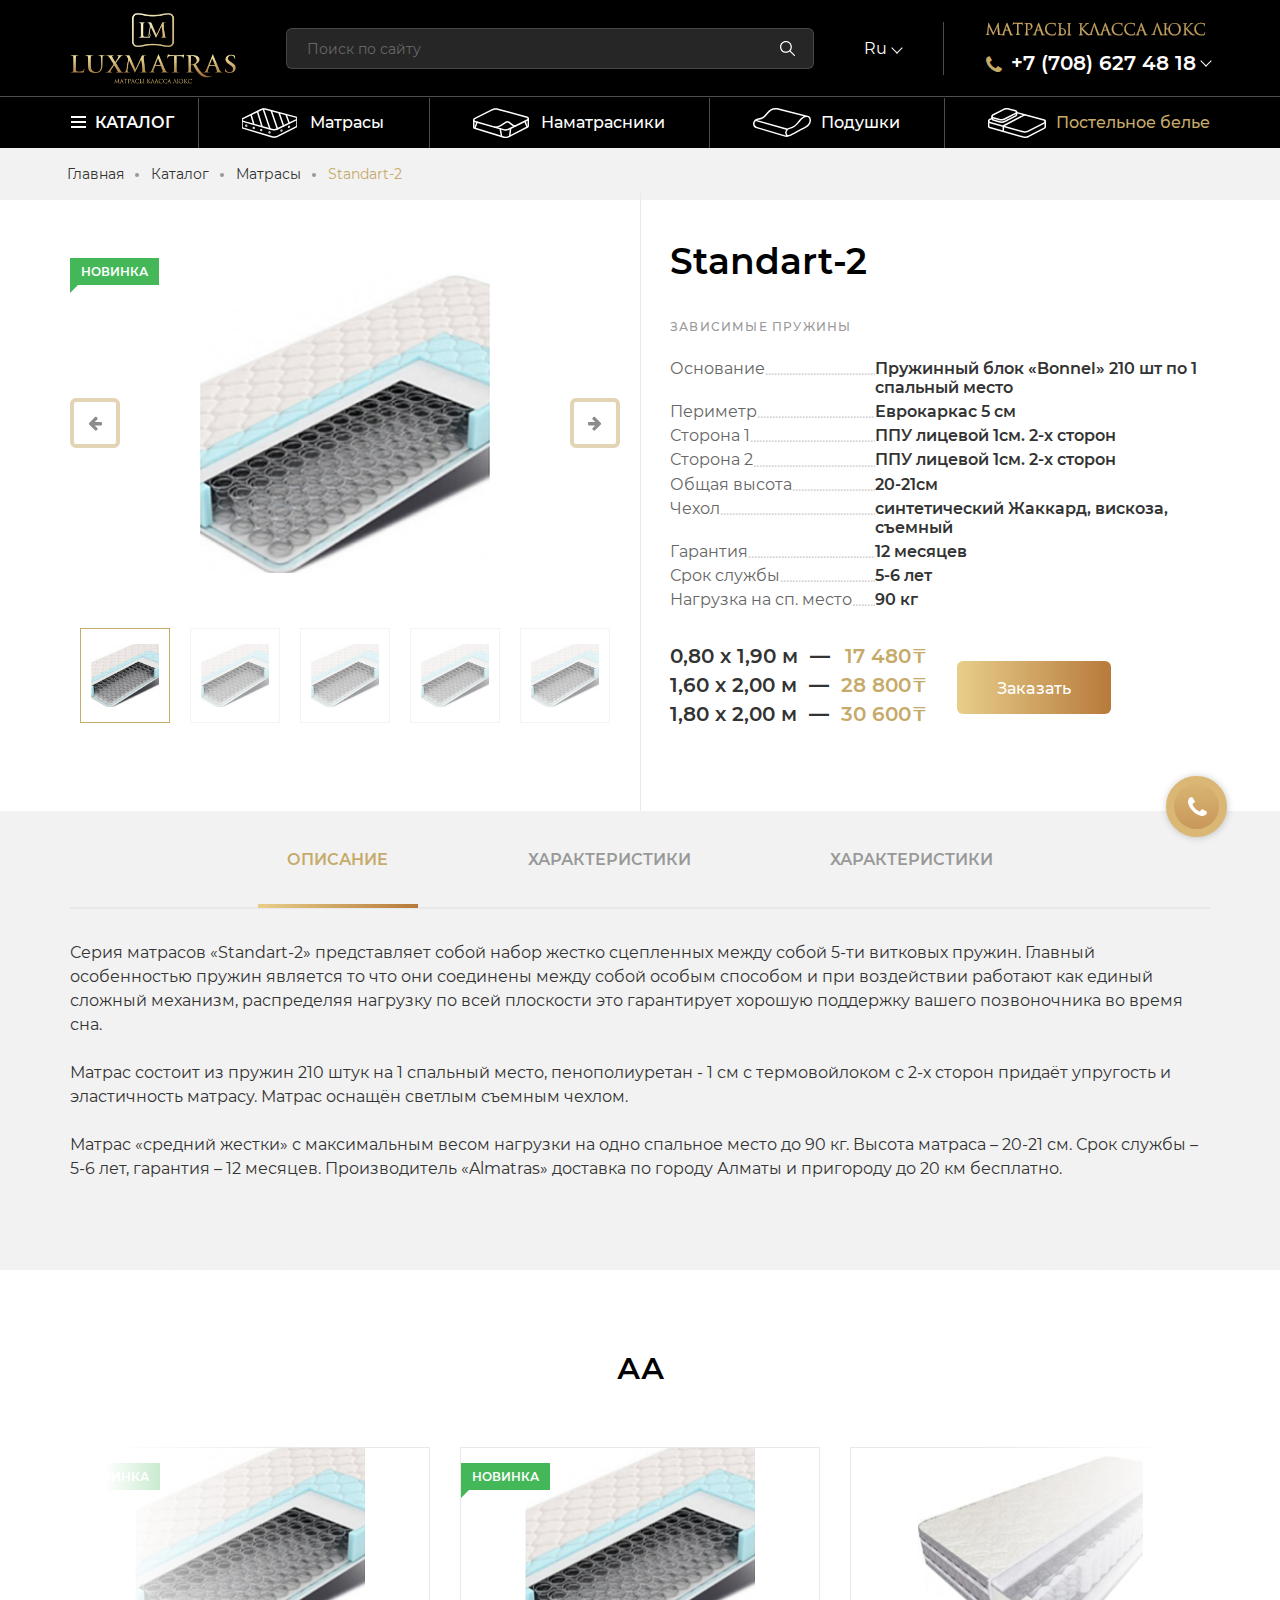
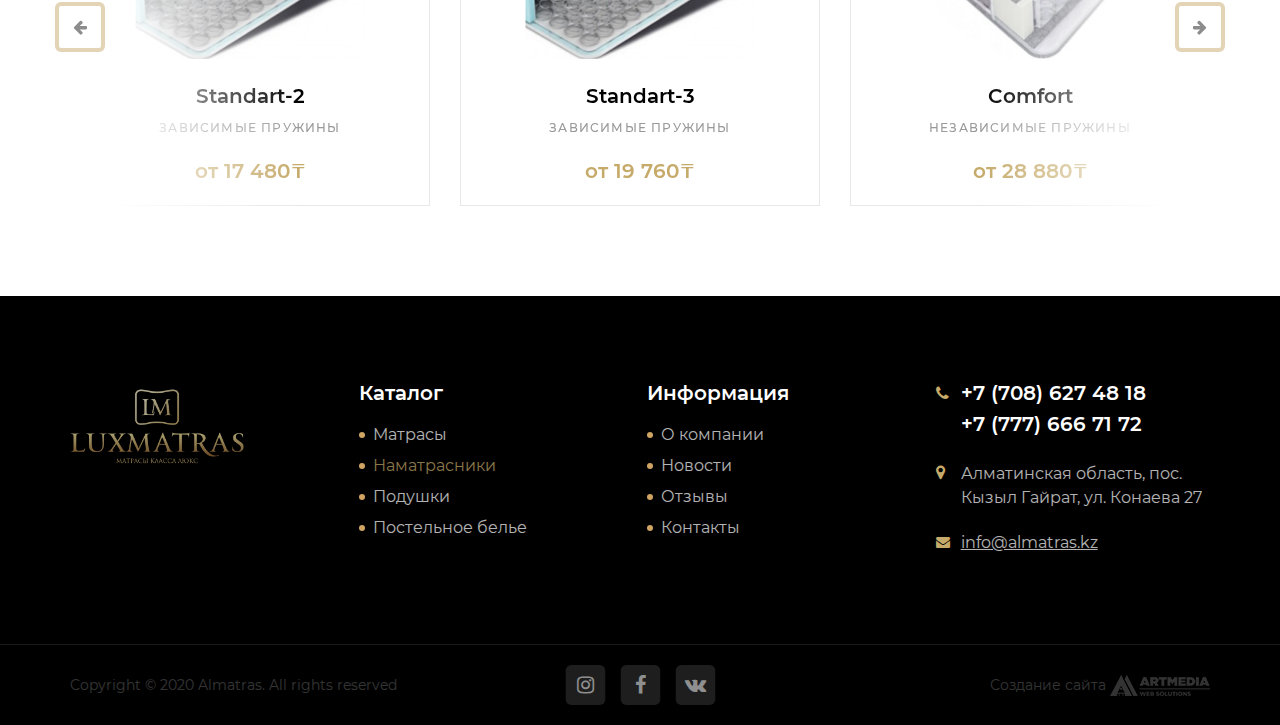
<file: card.html>
<!DOCTYPE html>
<html lang="ru">
<head>
	<meta charset="UTF-8">
    <meta name="viewport" content="width=device-width, initial-scale=1.0, maximum-scale=1">
    <meta http-equiv="X-UA-Compatible" content="ie=edge">
	<title>card</title>
	<link rel="stylesheet" href="css/libs.css">
	<link rel="stylesheet" href="css/style.css">
</head>
<body>
	<div class="preload">
		<div class="sk-double-bounce">
			<div class="sk-child sk-double-bounce-1"></div>
			<div class="sk-child sk-double-bounce-2"></div>
		</div>
	</div>
	
	<header class="header">
		<div class="header__upper">
			<div class="container flex spb center">
				<div class="nav--btn">
					<span></span>
					<span></span>
					<span></span>
				</div>
				<a href="index.html" class="logo-link"><img src="./img/logo.png" alt=""></a>
				<form class="search-bar">
					<input type="text" required placeholder="Поиск по сайту">
					<button type="submit"><img src="./img/search.svg" alt=""></button>
				</form>
	
				<div class="dropdown dropdown-langs">
					Ru
					<div class="trigger"></div>
					<div class="dropdown-menu">
						<a href="#">Ru</a>
						<a href="#">En</a>
						<a href="#">Kz</a>
					</div>
				</div>
	
				<div class="flex h-phone-col">
					<img src="./img/span.png" alt="" class="span-img">
					<div class="dropdown">
						<div class="col--phone">
							<a href="tel:+77086274818">+7 (708) 627 48 18</a>
						</div>
						<div class="trigger"></div>
						<div class="dropdown-menu">
							<a href="tel:+77086274818">+7 (708) 627 48 19</a>
							<a href="tel:+77086274818">+7 (708) 627 48 20</a>
							<a href="tel:+77086274818">+7 (708) 627 48 21</a>
						</div>
					</div>
				</div>
	
			</div>
		</div>
	
		<div class="header__bottom">
			<div class="container">
				<nav class="nav flex center spb">
					<div class="dropdown nav-dropdown">
						<div class="ham">
							<span></span>
							<span></span>
							<span></span>
						</div>
						<div class="trigger">Каталог</div>
						<div class="dropdown-menu">
							<a href="category.html">Матрасы</a>
							<a href="category.html">Наматрасники</a>
							<a href="category.html">Подушки</a>
							<a href="category.html">Постельное белье</a>
						</div>
					</div>
	
					<a href="catalog.html" class="nav-link">
						<img src="./img/1m.svg" alt="">
						<span>Матрасы</span>
					</a>
	
					<a href="catalog.html" class="nav-link">
						<img src="./img/2m.svg" alt="">
						<span>Наматрасники</span>
					</a>
	
					<a href="catalog.html" class="nav-link">
						<img src="./img/3m.svg" alt="">
						<span>Подушки</span>
					</a>
	
					<a href="catalog.html" class="nav-link active">
						<img src="./img/4m.svg" alt="">
						<span>Постельное белье</span>
					</a>
	
				</nav>
			</div>
		</div>
	
	</header>
	
	<a href="tel:87086274818" class="call--btn"><i class="fa fa-phone" aria-hidden="true"></i></a>
	
	<div class="modal modal-with-hat" id="contactus">
		<div class="modal__layer"></div>
		<div class="modal__block">
			<a href="#" class="close"></a>
			<div class="m-hat">
				<h4>Связаться с нами</h4>
				<div class="comm">Оставьте свой телефон, и мы свяжемся с вами в ближайшее время</div>
			</div>
	
			<div class="m-body">
				<form action="">
					<input type="text" required="" placeholder="Ваше имя">
					<input type="tel" required="" placeholder="Номер телефона" class="tel" im-insert="true">
					<div class="g-recaptcha"><div style="width: 304px; height: 78px;"><div><iframe src="https://www.google.com/recaptcha/api2/anchor?ar=1&amp;k=6LfycasZAAAAAOleQj_j_cJoz1tKKWUcEs1p_Thw&amp;co=aHR0cDovL2x1Y2t5ZW5nbGlzaC45ei5rejo4MA..&amp;hl=en&amp;v=6TWYOsKNtRFaLeFqv5xN42-l&amp;size=normal&amp;cb=7idt9xxob5ks" width="304" height="78" role="presentation" name="a-xh09sx8p8cox" frameborder="0" scrolling="no" sandbox="allow-forms allow-popups allow-same-origin allow-scripts allow-top-navigation allow-modals allow-popups-to-escape-sandbox"></iframe></div><textarea id="g-recaptcha-response-2" name="g-recaptcha-response" class="g-recaptcha-response" style="width: 250px; height: 40px; border: 1px solid rgb(193, 193, 193); margin: 10px 25px; padding: 0px; resize: none; display: none;"></textarea></div><iframe style="display: none;"></iframe></div>
					<div class="policy">
						Нажимая на кнопку «Отправить» вы соглашаетесь с
						<a href="#">политикой конфиденциальности</a>
					</div>
					<button class="btn" type="submit" data-modal="#success-send"><span>Отправить</span></button>
				</form>
			</div>
		</div>
	</div>
	
	<div class="modal" id="success-send">
		<div class="modal__layer"></div>
		<div class="modal__block">
			<a href="#" class="close"></a>
			<h4>Ваша заявка успешно отправлена</h4>
		</div>
	</div>
	
	<div class="modal" id="success-msg">
		<div class="modal__layer"></div>
		<div class="modal__block">
			<a href="#" class="close"></a>
			<h4>Ваше сообщение успешно отправлено</h4>
		</div>
	</div>
	<div class="wrapper card-page page">

		<div class="breadcrumbs">
			<div class="container">
				<ul>
          <li><a href="index.html">Главная</a></li>
					<li><a href="index.html">Каталог</a></li>
					<li><a href="index.html">Матрасы</a></li>
					<li>Standart-2</li>
				</ul>
			</div>
    </div>
    
    <main>
      <div class="container card_grid">
        <div class="cat--unit">
          <div class="cat--unit__for slider">
            <a href="./img/c-big.jpg" data-fancybox="card" class="card">
              <img src="./img/c-big.jpg" alt="">
              <div class="mark">Новинка</div>
            </a>
            <a href="./img/c-big.jpg" data-fancybox="card" class="card">
              <img src="./img/c-big.jpg" alt="">
              <div class="mark">Новинка</div>
            </a>
            <a href="./img/c-big.jpg" data-fancybox="card" class="card">
              <img src="./img/c-big.jpg" alt="">
              <div class="mark">Новинка</div>
            </a>
            <a href="./img/c-big.jpg" data-fancybox="card" class="card">
              <img src="./img/c-big.jpg" alt="">
            </a>
            <a href="./img/c-big.jpg" data-fancybox="card" class="card">
              <img src="./img/c-big.jpg" alt="">
              <div class="mark">Новинка</div>
            </a>
            <a href="./img/c-big.jpg" data-fancybox="card" class="card">
              <img src="./img/c-big.jpg" alt="">
            </a>
            <a href="./img/c-big.jpg" data-fancybox="card" class="card">
              <img src="./img/c-big.jpg" alt="">
            </a>
          </div>
          <div class="cat--unit__nav slider">
            <div class="nav-img"><img src="./img/c1.jpg" alt=""></div>
            <div class="nav-img"><img src="./img/c1.jpg" alt=""></div>
            <div class="nav-img"><img src="./img/c1.jpg" alt=""></div>
            <div class="nav-img"><img src="./img/c1.jpg" alt=""></div>
            <div class="nav-img"><img src="./img/c1.jpg" alt=""></div>
            <div class="nav-img"><img src="./img/c1.jpg" alt=""></div>
            <div class="nav-img"><img src="./img/c1.jpg" alt=""></div>
          </div>
        </div>
        <div class="desc">
          <h1>Standart-2</h1>

          <div class="subtext">Зависимые пружины</div>

          <div class="text-rows">
            <div class="text">
              <span class="key">Основание</span>
              <span class="dots"></span>
              <span class="value">Пружинный блок «Bonnel» 210 шт по 1 спальный место</span>
            </div>

            <div class="text">
              <span class="key">Периметр</span>
              <span class="dots"></span>
              <span class="value">Еврокаркас 5 см</span>
            </div>

            <div class="text">
              <span class="key">Сторона 1</span>
              <span class="dots"></span>
              <span class="value">ППУ лицевой 1см. 2-х сторон</span>
            </div>

            <div class="text">
              <span class="key">Сторона 2</span>
              <span class="dots"></span>
              <span class="value">ППУ лицевой 1см. 2-х сторон</span>
            </div>

            <div class="text">
              <span class="key">Общая высота</span>
              <span class="dots"></span>
              <span class="value">20-21см</span>
            </div>

            <div class="text">
              <span class="key">Чехол</span>
              <span class="dots"></span>
              <span class="value">синтетический Жаккард, вискоза, съемный</span>
            </div>

            <div class="text">
              <span class="key">Гарантия</span>
              <span class="dots"></span>
              <span class="value">12 месяцев</span>
            </div>

            <div class="text">
              <span class="key">Срок службы</span>
              <span class="dots"></span>
              <span class="value">5-6 лет</span>
            </div>

            <div class="text">
              <span class="key">Нагрузка на сп. место</span>
              <span class="dots"></span>
              <span class="value">90 кг</span>
            </div>
          </div>

          <div class="flex center sizesnbtn">
            <div class="sizes">
              <div class="flex spb center">
                <div class="card_size">0,80 х 1,90 м&nbsp;&nbsp;—&nbsp;&nbsp;</div>
                <div class="price">17 480</div>
              </div>
              <div class="flex spb center">
                <div class="card_size">1,60 х 2,00 м&nbsp;&nbsp;—&nbsp;&nbsp;</div>
                <div class="price">28 800</div>
              </div>
              <div class="flex spb center">
                <div class="card_size">1,80 х 2,00 м&nbsp;&nbsp;—&nbsp;&nbsp;</div>
                <div class="price">30 600</div>
              </div>
            </div>

            <button class="btn open--modal" data-modal="#contactus">Заказать</button>
          </div>

        </div>
      </div>
    </main>

    <section class="card_tab">
      <div class="container">
        <ul id="tabs" class="flex tabs-heading-ul">
					<li id="current" class="tab-head"><a href="#" title="tab1">Описание</a></li>
					<li class="tab-head" id=""><a href="#" title="tab2">Характеристики</a></li>
					<li class="tab-head" id=""><a href="#" title="tab3">Характеристики</a></li>
        </ul>
        
        <div id="content">
          <div id="tab1" class="card_tab--desc">
            <p>Серия матрасов  «Standart-2» представляет собой набор жестко сцепленных между собой  5-ти витковых пружин. Главный особенностью пружин является то что они соединены между собой особым способом  и при воздействии работают как единый сложный механизм,  распределяя нагрузку по всей плоскости это гарантирует хорошую поддержку вашего позвоночника во время сна. </p>
            <p>Матрас состоит из пружин 210 штук на 1 спальный место, пенополиуретан  - 1 см  с термовойлоком с 2-х сторон  придаёт упругость и  эластичность матрасу. Матрас оснащён  светлым  съемным чехлом.</p>
            <p>Матрас «средний  жестки» с максимальным весом нагрузки на одно  спальное место до 90 кг. Высота матраса – 20-21 см. Срок службы – 5-6 лет, гарантия – 12 месяцев. Производитель  «Almatras»  доставка по городу Алматы  и пригороду до 20 км бесплатно. </p>
          </div>
          <div id="tab2" class="card_tab--desc">
            <p>Матрас состоит из пружин 210 штук на 1 спальный место, пенополиуретан  - 1 см  с термовойлоком с 2-х сторон  придаёт упругость и  эластичность матрасу. Матрас оснащён  светлым  съемным чехлом.</p>
            <p>Серия матрасов  «Standart-2» представляет собой набор жестко сцепленных между собой  5-ти витковых пружин. Главный особенностью пружин является то что они соединены между собой особым способом  и при воздействии работают как единый сложный механизм,  распределяя нагрузку по всей плоскости это гарантирует хорошую поддержку вашего позвоночника во время сна. </p>
            <p>Матрас «средний  жестки» с максимальным весом нагрузки на одно  спальное место до 90 кг. Высота матраса – 20-21 см. Срок службы – 5-6 лет, гарантия – 12 месяцев. Производитель  «Almatras»  доставка по городу Алматы  и пригороду до 20 км бесплатно. </p>

          </div>
          <div id="tab3" class="card_tab--desc">
            <p>Матрас «средний  жестки» с максимальным весом нагрузки на одно  спальное место до 90 кг. Высота матраса – 20-21 см. Срок службы – 5-6 лет, гарантия – 12 месяцев. Производитель  «Almatras»  доставка по городу Алматы  и пригороду до 20 км бесплатно. </p>
            <p>Серия матрасов  «Standart-2» представляет собой набор жестко сцепленных между собой  5-ти витковых пружин. Главный особенностью пружин является то что они соединены между собой особым способом  и при воздействии работают как единый сложный механизм,  распределяя нагрузку по всей плоскости это гарантирует хорошую поддержку вашего позвоночника во время сна. </p>
            <p>Матрас состоит из пружин 210 штук на 1 спальный место, пенополиуретан  - 1 см  с термовойлоком с 2-х сторон  придаёт упругость и  эластичность матрасу. Матрас оснащён  светлым  съемным чехлом.</p>
          </div>
        </div>
      </div>
    </section>

    <section class="tabs-section">
      <div class="wide-container">
        <h2>АА</h2>
        <div class="container">
          <div class="else-slider1 slider sl-margin-fix">
            <a href="card.html" class="card">
              <div class="img-c">
                <img src="./img/c1.jpg" alt="">
                <div class="mark">Новинка</div>
              </div>
              <div class="card--desc">
                <div class="card--name">Standart-2</div>
                <div class="card--about">Зависимые пружины</div>
                <div class="price">от 17 480</div>
              </div>
            </a>
  
            <a href="card.html" class="card">
              <div class="img-c">
                <img src="./img/c1.jpg" alt="">
                <div class="mark">Новинка</div>
              </div>
              <div class="card--desc">
                <div class="card--name">Standart-3</div>
                <div class="card--about">Зависимые пружины</div>
                <div class="price">от 19 760</div>
              </div>
            </a>
  
            <a href="card.html" class="card">
              <div class="img-c">
                <img src="./img/c2.jpg" alt="">
              </div>
              <div class="card--desc">
                <div class="card--name">Comfort</div>
                <div class="card--about">независимые пружины</div>
                <div class="price">от 28 880</div>
              </div>
            </a>
  
            <a href="card.html" class="card">
              <div class="img-c">
                <img src="./img/c2.jpg" alt="">
              </div>
              <div class="card--desc">
                <div class="card--name">Comfort</div>
                <div class="card--about">независимые пружины</div>
                <div class="price">от 28 880</div>
              </div>
            </a>
  
            <a href="card.html" class="card">
              <div class="img-c">
                <img src="./img/c2.jpg" alt="">
                <div class="mark">Новинка</div>
              </div>
              <div class="card--desc">
                <div class="card--name">Comfort</div>
                <div class="card--about">независимые пружины</div>
                <div class="price">от 28 880</div>
              </div>
            </a>
  
            <a href="card.html" class="card">
              <div class="img-c">
                <img src="./img/c1.jpg" alt="">
              </div>
              <div class="card--desc">
                <div class="card--name">Standart-3</div>
                <div class="card--about">Зависимые пружины</div>
                <div class="price">от 19 760</div>
              </div>
            </a>
            
          </div>
        </div>
      </div>
    </section>


  </div>
  <footer class="footer">
    <div class="f_upper">
      <div class="container f_grid">
        <a href="index.html" class="f_logo-link">
          <img src="./img/logo.png" alt="">
        </a>
  
        <div class="f_col">
          <div class="f_title">Каталог</div>
          <ul class="check--list">
            <li><a href="catalog.html">Матрасы</a></li>
            <li><a href="catalog.html" class="active">Наматрасники</a></li>
            <li><a href="catalog.html">Подушки</a></li>
            <li><a href="catalog.html">Постельное белье</a></li>
          </ul>
        </div>
  
        <div class="f_col">
          <div class="f_title">Информация</div>
          <ul class="check--list">
            <li><a href="about.html">О компании</a></li>
            <li><a href="#">Новости</a></li>
            <li><a href="#">Отзывы</a></li>
            <li><a href="contacts.html">Контакты</a></li>
          </ul>
        </div>
  
        <div class="f_cts">
          <div class="col--phone">
            <a href="tel:+77086274818">+7 (708) 627 48 18</a>
            <a href="tel:+77776667172">+7 (777) 666 71 72</a>
          </div>
          <div class="col--location">
            <span>Алматинская область,
              пос. Кызыл Гайрат, ул. Конаева 27</span>
          </div>
          <div class="col--email">
            <a href="mailto:info@almatras.kz">info@almatras.kz</a>
          </div>
        </div>
      </div>
    </div>
  
    <div class="f_bottom">
      <div class="container flex spb center">
        <div class="copy">Copyright &copy; 2020 Almatras. All rights reserved</div>
        <div class="socials flex senter">
          <a href="#" target="_blank"><i class="fa fa-instagram" aria-hidden="true"></i></a>
          <a href="#" target="_blank"><i class="fa fa-facebook" aria-hidden="true"></i></a>
          <a href="#" target="_blank"><i class="fa fa-vk" aria-hidden="true"></i></a>
        </div>
        <div class="art-link">
          <a href="http://art-media.kz/" target="_blank">Создание сайта</a>
          <img src="./img/art.png" alt="">
        </div>
      </div>
    </div> 
  </footer>
  <script src="js/jquery.js"></script>
  <script src="js/libs.js"></script>
  <script>
    wow = new WOW({
      boxClass:     'wow',      
      animateClass: 'animated', 
      offset:       0,          
      mobile:       false,       
      live:         true        
  })
  wow.init();		
  </script>
  <script src="js/main.js"></script>
  </body>
  </html>
</file>
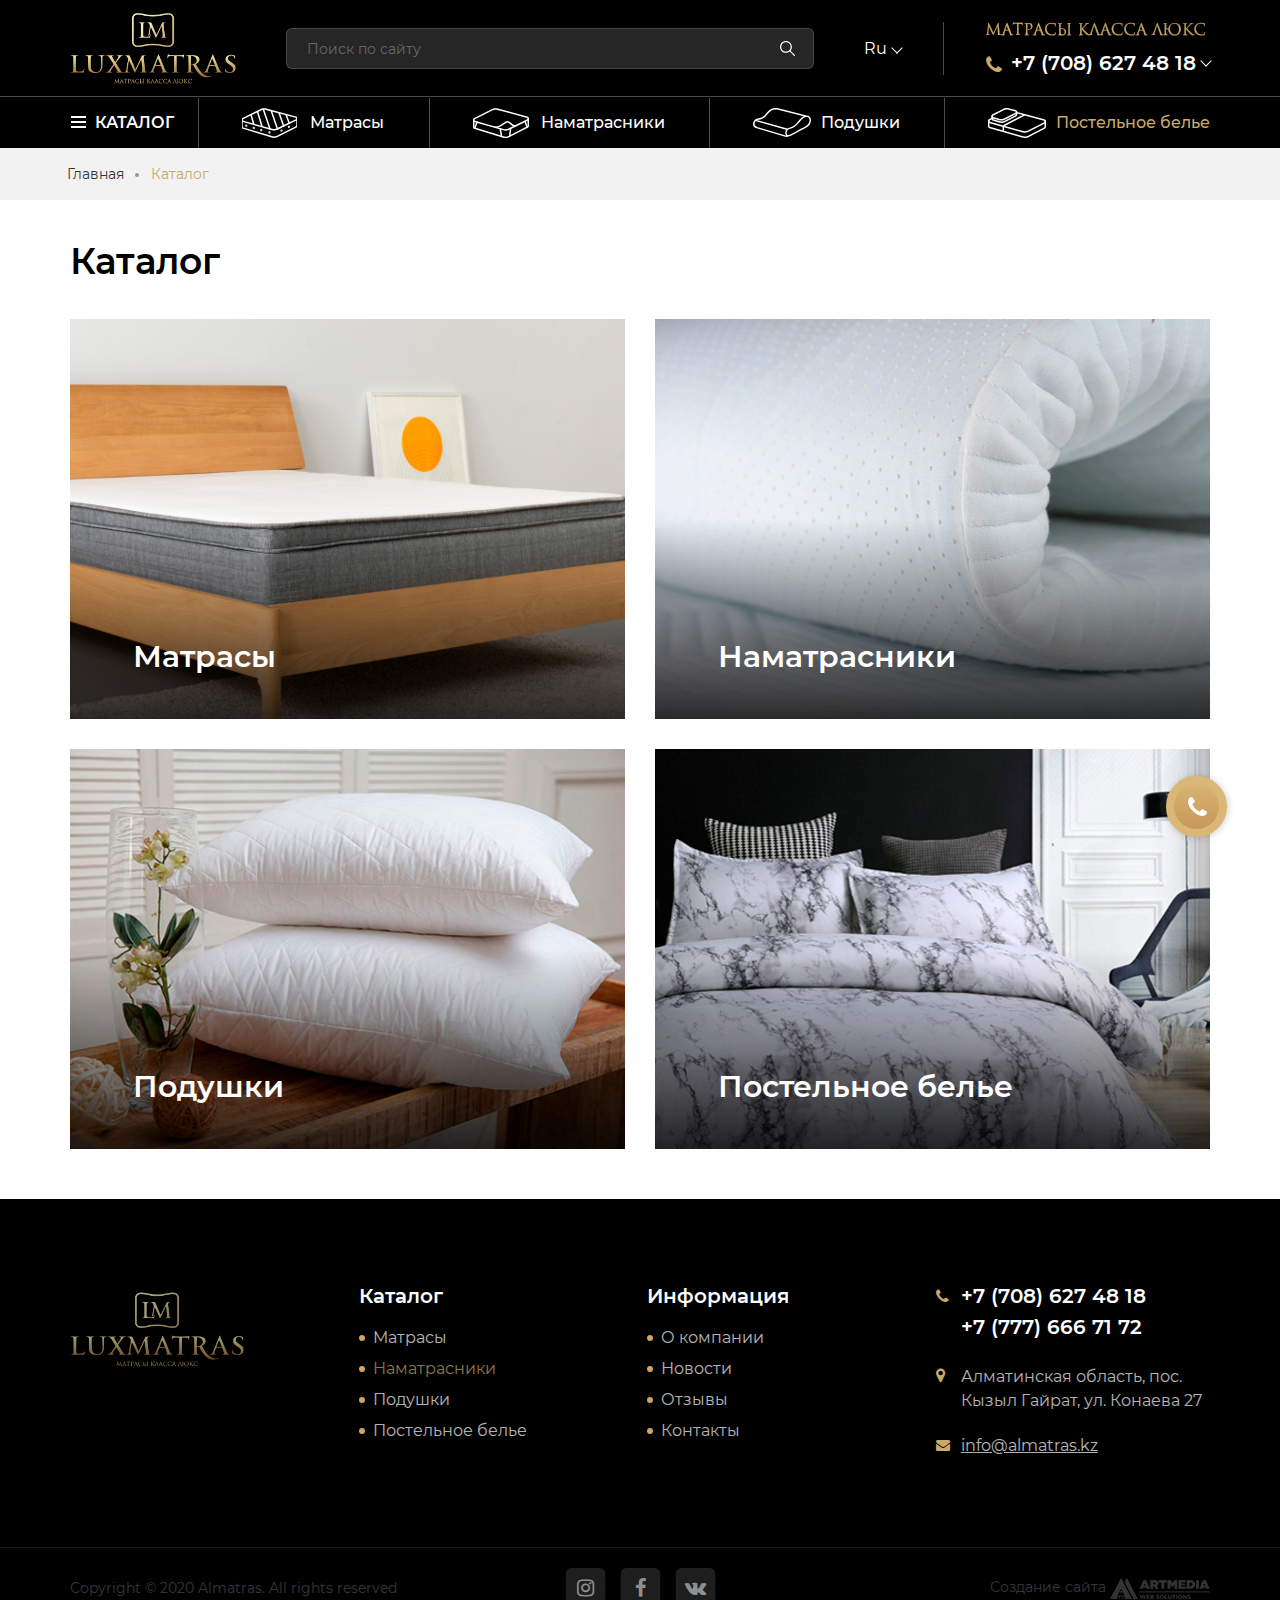
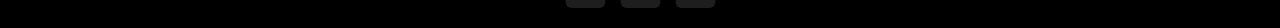
<file: catalog.html>
<!DOCTYPE html>
<html lang="ru">
<head>
	<meta charset="UTF-8">
  <meta name="viewport" content="width=device-width, initial-scale=1.0, maximum-scale=1">
  <meta http-equiv="X-UA-Compatible" content="ie=edge">
	<title>Каталог</title>
	<link rel="stylesheet" href="css/libs.css">
	<link rel="stylesheet" href="css/style.css">
</head>
<body>
	<div class="preload">
		<div class="sk-double-bounce">
			<div class="sk-child sk-double-bounce-1"></div>
			<div class="sk-child sk-double-bounce-2"></div>
		</div>
	</div>
	
	<header class="header">
		<div class="header__upper">
			<div class="container flex spb center">
				<div class="nav--btn">
					<span></span>
					<span></span>
					<span></span>
				</div>
				<a href="index.html" class="logo-link"><img src="./img/logo.png" alt=""></a>
				<form class="search-bar">
					<input type="text" required placeholder="Поиск по сайту">
					<button type="submit"><img src="./img/search.svg" alt=""></button>
				</form>
	
				<div class="dropdown dropdown-langs">
					Ru
					<div class="trigger"></div>
					<div class="dropdown-menu">
						<a href="#">Ru</a>
						<a href="#">En</a>
						<a href="#">Kz</a>
					</div>
				</div>
	
				<div class="flex h-phone-col">
					<img src="./img/span.png" alt="" class="span-img">
					<div class="dropdown">
						<div class="col--phone">
							<a href="tel:+77086274818">+7 (708) 627 48 18</a>
						</div>
						<div class="trigger"></div>
						<div class="dropdown-menu">
							<a href="tel:+77086274818">+7 (708) 627 48 19</a>
							<a href="tel:+77086274818">+7 (708) 627 48 20</a>
							<a href="tel:+77086274818">+7 (708) 627 48 21</a>
						</div>
					</div>
				</div>
	
			</div>
		</div>
	
		<div class="header__bottom">
			<div class="container">
				<nav class="nav flex center spb">
					<div class="dropdown nav-dropdown">
						<div class="ham">
							<span></span>
							<span></span>
							<span></span>
						</div>
						<div class="trigger">Каталог</div>
						<div class="dropdown-menu">
							<a href="category.html">Матрасы</a>
							<a href="category.html">Наматрасники</a>
							<a href="category.html">Подушки</a>
							<a href="category.html">Постельное белье</a>
						</div>
					</div>
	
					<a href="catalog.html" class="nav-link">
						<img src="./img/1m.svg" alt="">
						<span>Матрасы</span>
					</a>
	
					<a href="catalog.html" class="nav-link">
						<img src="./img/2m.svg" alt="">
						<span>Наматрасники</span>
					</a>
	
					<a href="catalog.html" class="nav-link">
						<img src="./img/3m.svg" alt="">
						<span>Подушки</span>
					</a>
	
					<a href="catalog.html" class="nav-link active">
						<img src="./img/4m.svg" alt="">
						<span>Постельное белье</span>
					</a>
	
				</nav>
			</div>
		</div>
	
	</header>
	
	<a href="tel:87086274818" class="call--btn"><i class="fa fa-phone" aria-hidden="true"></i></a>
	
	<div class="modal modal-with-hat" id="contactus">
		<div class="modal__layer"></div>
		<div class="modal__block">
			<a href="#" class="close"></a>
			<div class="m-hat">
				<h4>Связаться с нами</h4>
				<div class="comm">Оставьте свой телефон, и мы свяжемся с вами в ближайшее время</div>
			</div>
	
			<div class="m-body">
				<form action="">
					<input type="text" required="" placeholder="Ваше имя">
					<input type="tel" required="" placeholder="Номер телефона" class="tel" im-insert="true">
					<div class="g-recaptcha"><div style="width: 304px; height: 78px;"><div><iframe src="https://www.google.com/recaptcha/api2/anchor?ar=1&amp;k=6LfycasZAAAAAOleQj_j_cJoz1tKKWUcEs1p_Thw&amp;co=aHR0cDovL2x1Y2t5ZW5nbGlzaC45ei5rejo4MA..&amp;hl=en&amp;v=6TWYOsKNtRFaLeFqv5xN42-l&amp;size=normal&amp;cb=7idt9xxob5ks" width="304" height="78" role="presentation" name="a-xh09sx8p8cox" frameborder="0" scrolling="no" sandbox="allow-forms allow-popups allow-same-origin allow-scripts allow-top-navigation allow-modals allow-popups-to-escape-sandbox"></iframe></div><textarea id="g-recaptcha-response-2" name="g-recaptcha-response" class="g-recaptcha-response" style="width: 250px; height: 40px; border: 1px solid rgb(193, 193, 193); margin: 10px 25px; padding: 0px; resize: none; display: none;"></textarea></div><iframe style="display: none;"></iframe></div>
					<div class="policy">
						Нажимая на кнопку «Отправить» вы соглашаетесь с
						<a href="#">политикой конфиденциальности</a>
					</div>
					<button class="btn" type="submit" data-modal="#success-send"><span>Отправить</span></button>
				</form>
			</div>
		</div>
	</div>
	
	<div class="modal" id="success-send">
		<div class="modal__layer"></div>
		<div class="modal__block">
			<a href="#" class="close"></a>
			<h4>Ваша заявка успешно отправлена</h4>
		</div>
	</div>
	
	<div class="modal" id="success-msg">
		<div class="modal__layer"></div>
		<div class="modal__block">
			<a href="#" class="close"></a>
			<h4>Ваше сообщение успешно отправлено</h4>
		</div>
	</div>
	<div class="wrapper page">

		<div class="breadcrumbs">
			<div class="container">
				<ul>
					<li><a href="index.html">Главная</a></li>
					<li>Каталог</li>
				</ul>
			</div>
    </div>

    <main>
      <div class="container">
        <h1>Каталог</h1>
        <div class="cat_grid">
          <a href="category.html" class="cat_card">
            <img src="./img/cat1.jpg" alt="" class="main-pic">
            <img src="./img/1m.svg" alt="" class="hidden">
            <div class="cat_card--name">Матрасы</div>
          </a>

          <a href="category.html" class="cat_card">
            <img src="./img/cat2.jpg" alt="" class="main-pic">
            <img src="./img/2m.svg" alt="" class="hidden">
            <div class="cat_card--name">Наматрасники</div>
          </a>

          <a href="category.html" class="cat_card">
            <img src="./img/cat3.jpg" alt="" class="main-pic">
            <img src="./img/3m.svg" alt="" class="hidden">
            <div class="cat_card--name">Подушки</div>
          </a>

          <a href="category.html" class="cat_card">
            <img src="./img/cat4.jpg" alt="" class="main-pic">
            <img src="./img/4m.svg" alt="" class="hidden">
            <div class="cat_card--name">Постельное белье</div>
          </a>
        </div>
      </div>
    </main>


  </div>
  <footer class="footer">
    <div class="f_upper">
      <div class="container f_grid">
        <a href="index.html" class="f_logo-link">
          <img src="./img/logo.png" alt="">
        </a>
  
        <div class="f_col">
          <div class="f_title">Каталог</div>
          <ul class="check--list">
            <li><a href="catalog.html">Матрасы</a></li>
            <li><a href="catalog.html" class="active">Наматрасники</a></li>
            <li><a href="catalog.html">Подушки</a></li>
            <li><a href="catalog.html">Постельное белье</a></li>
          </ul>
        </div>
  
        <div class="f_col">
          <div class="f_title">Информация</div>
          <ul class="check--list">
            <li><a href="about.html">О компании</a></li>
            <li><a href="#">Новости</a></li>
            <li><a href="#">Отзывы</a></li>
            <li><a href="contacts.html">Контакты</a></li>
          </ul>
        </div>
  
        <div class="f_cts">
          <div class="col--phone">
            <a href="tel:+77086274818">+7 (708) 627 48 18</a>
            <a href="tel:+77776667172">+7 (777) 666 71 72</a>
          </div>
          <div class="col--location">
            <span>Алматинская область,
              пос. Кызыл Гайрат, ул. Конаева 27</span>
          </div>
          <div class="col--email">
            <a href="mailto:info@almatras.kz">info@almatras.kz</a>
          </div>
        </div>
      </div>
    </div>
  
    <div class="f_bottom">
      <div class="container flex spb center">
        <div class="copy">Copyright &copy; 2020 Almatras. All rights reserved</div>
        <div class="socials flex senter">
          <a href="#" target="_blank"><i class="fa fa-instagram" aria-hidden="true"></i></a>
          <a href="#" target="_blank"><i class="fa fa-facebook" aria-hidden="true"></i></a>
          <a href="#" target="_blank"><i class="fa fa-vk" aria-hidden="true"></i></a>
        </div>
        <div class="art-link">
          <a href="http://art-media.kz/" target="_blank">Создание сайта</a>
          <img src="./img/art.png" alt="">
        </div>
      </div>
    </div> 
  </footer>
  <script src="js/jquery.js"></script>
  <script src="js/libs.js"></script>
  <script>
    wow = new WOW({
      boxClass:     'wow',      
      animateClass: 'animated', 
      offset:       0,          
      mobile:       false,       
      live:         true        
  })
  wow.init();		
  </script>
  <script src="js/main.js"></script>
  </body>
  </html>
</file>
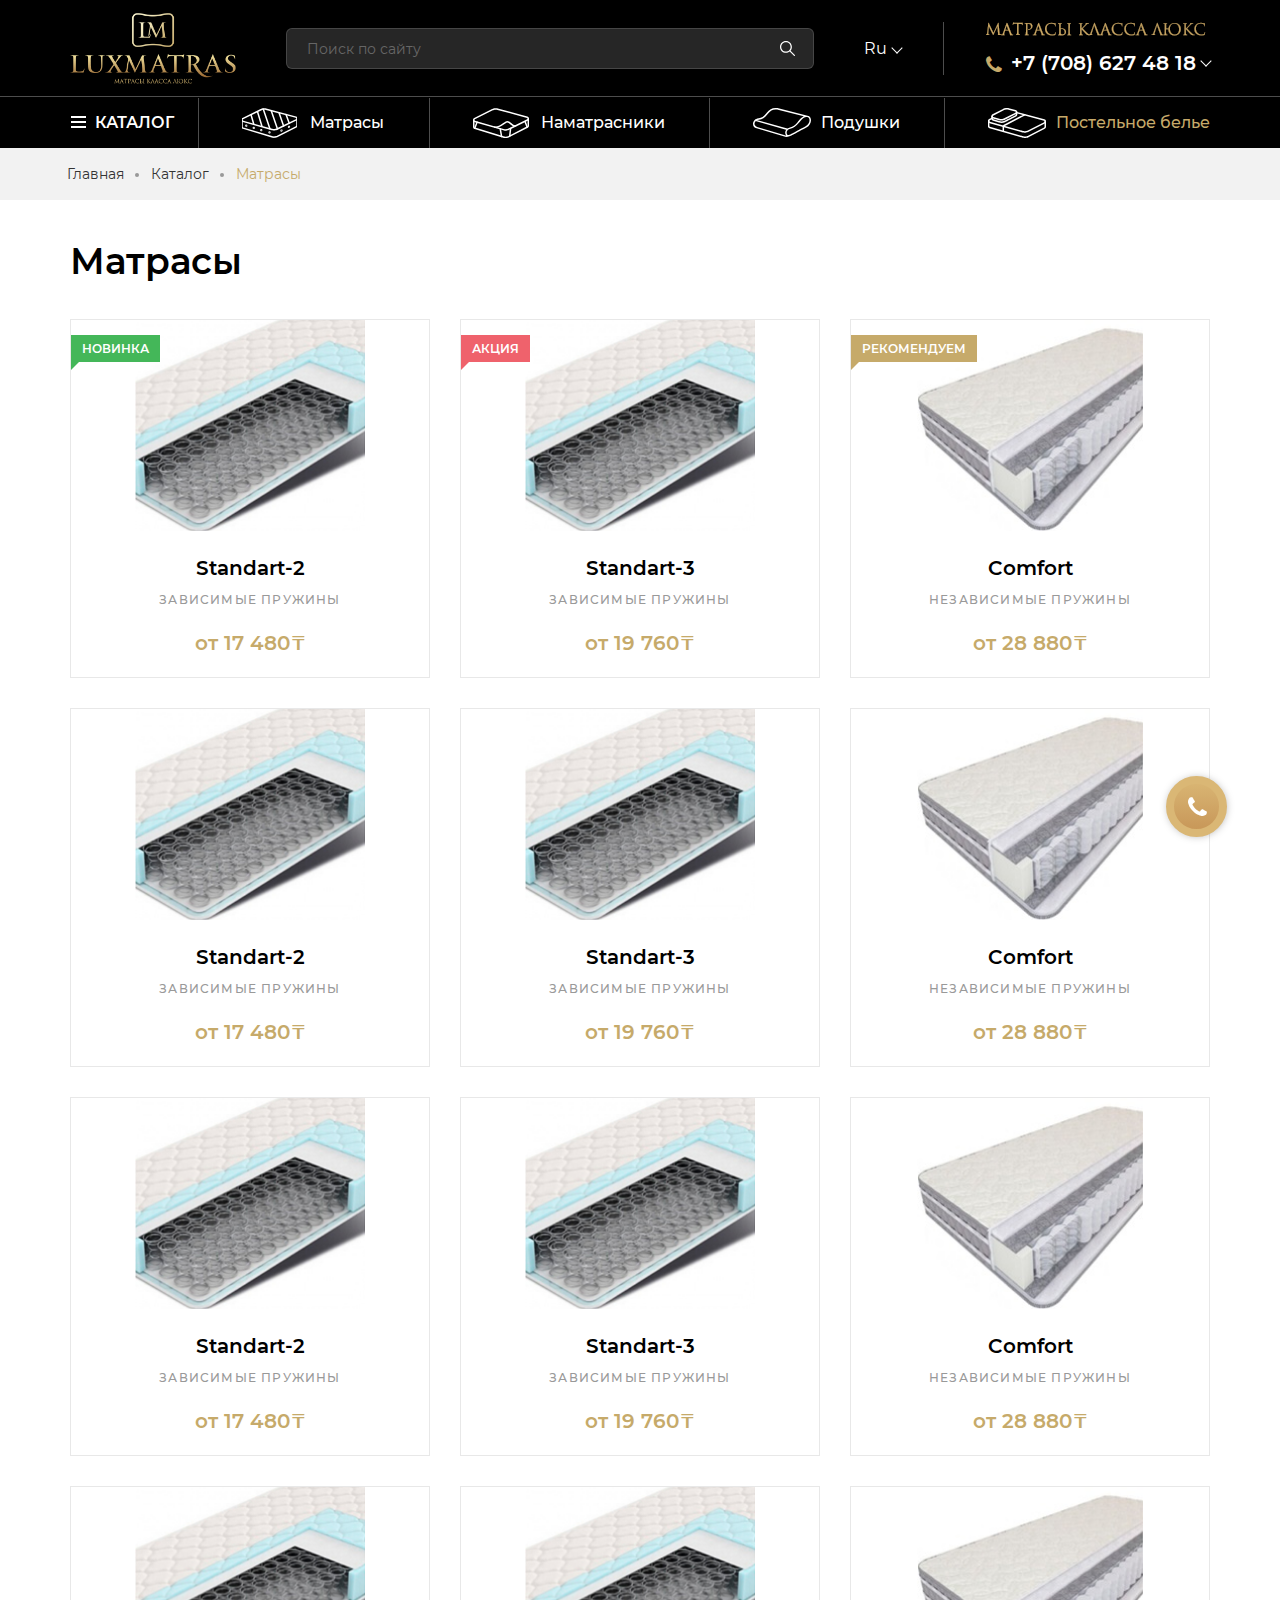
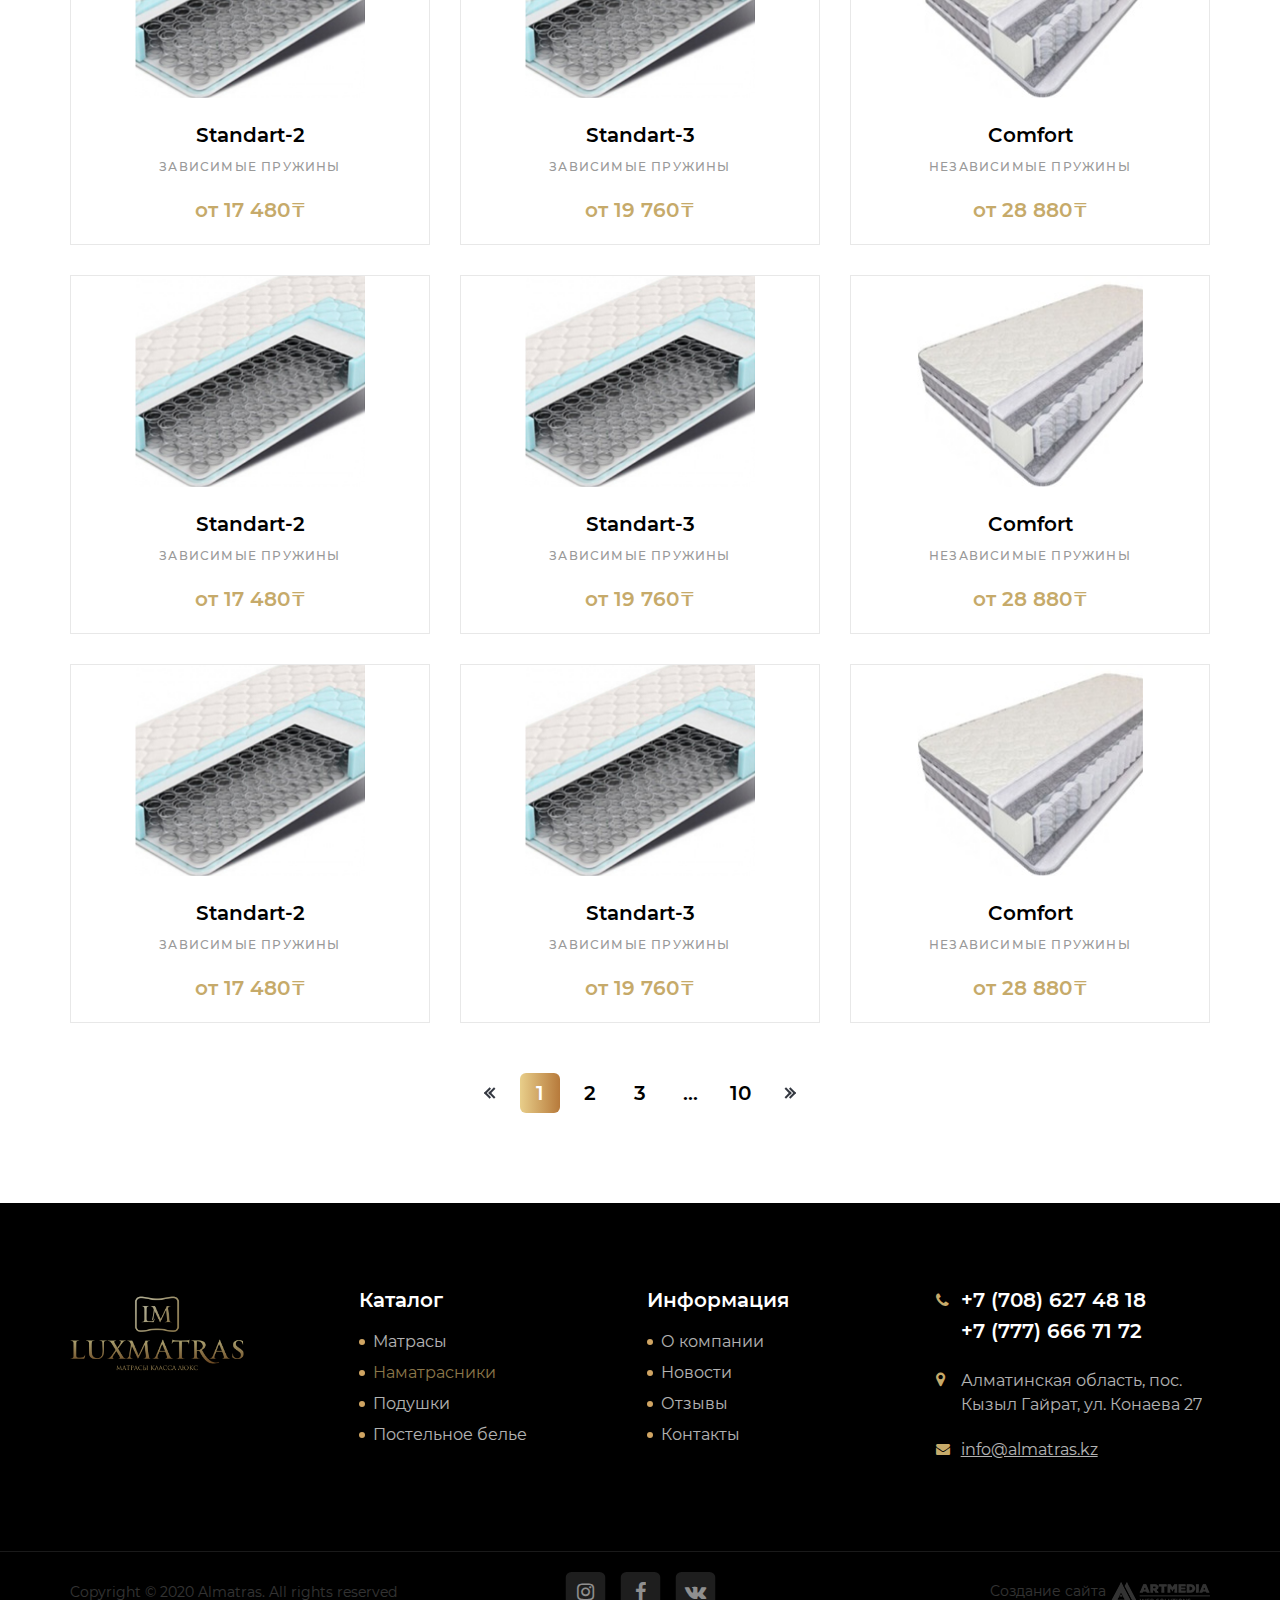
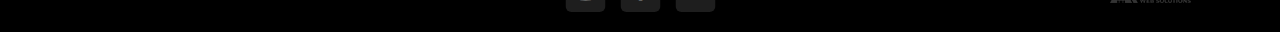
<file: category.html>
<!DOCTYPE html>
<html lang="ru">
<head>
	<meta charset="UTF-8">
    <meta name="viewport" content="width=device-width, initial-scale=1.0, maximum-scale=1">
    <meta http-equiv="X-UA-Compatible" content="ie=edge">
	<title>Матрасы</title>
	<link rel="stylesheet" href="css/libs.css">
	<link rel="stylesheet" href="css/style.css">
</head>
<body>
	<div class="preload">
		<div class="sk-double-bounce">
			<div class="sk-child sk-double-bounce-1"></div>
			<div class="sk-child sk-double-bounce-2"></div>
		</div>
	</div>
	
	<header class="header">
		<div class="header__upper">
			<div class="container flex spb center">
				<div class="nav--btn">
					<span></span>
					<span></span>
					<span></span>
				</div>
				<a href="index.html" class="logo-link"><img src="./img/logo.png" alt=""></a>
				<form class="search-bar">
					<input type="text" required placeholder="Поиск по сайту">
					<button type="submit"><img src="./img/search.svg" alt=""></button>
				</form>
	
				<div class="dropdown dropdown-langs">
					Ru
					<div class="trigger"></div>
					<div class="dropdown-menu">
						<a href="#">Ru</a>
						<a href="#">En</a>
						<a href="#">Kz</a>
					</div>
				</div>
	
				<div class="flex h-phone-col">
					<img src="./img/span.png" alt="" class="span-img">
					<div class="dropdown">
						<div class="col--phone">
							<a href="tel:+77086274818">+7 (708) 627 48 18</a>
						</div>
						<div class="trigger"></div>
						<div class="dropdown-menu">
							<a href="tel:+77086274818">+7 (708) 627 48 19</a>
							<a href="tel:+77086274818">+7 (708) 627 48 20</a>
							<a href="tel:+77086274818">+7 (708) 627 48 21</a>
						</div>
					</div>
				</div>
	
			</div>
		</div>
	
		<div class="header__bottom">
			<div class="container">
				<nav class="nav flex center spb">
					<div class="dropdown nav-dropdown">
						<div class="ham">
							<span></span>
							<span></span>
							<span></span>
						</div>
						<div class="trigger">Каталог</div>
						<div class="dropdown-menu">
							<a href="category.html">Матрасы</a>
							<a href="category.html">Наматрасники</a>
							<a href="category.html">Подушки</a>
							<a href="category.html">Постельное белье</a>
						</div>
					</div>
	
					<a href="catalog.html" class="nav-link">
						<img src="./img/1m.svg" alt="">
						<span>Матрасы</span>
					</a>
	
					<a href="catalog.html" class="nav-link">
						<img src="./img/2m.svg" alt="">
						<span>Наматрасники</span>
					</a>
	
					<a href="catalog.html" class="nav-link">
						<img src="./img/3m.svg" alt="">
						<span>Подушки</span>
					</a>
	
					<a href="catalog.html" class="nav-link active">
						<img src="./img/4m.svg" alt="">
						<span>Постельное белье</span>
					</a>
	
				</nav>
			</div>
		</div>
	
	</header>
	
	<a href="tel:87086274818" class="call--btn"><i class="fa fa-phone" aria-hidden="true"></i></a>
	
	<div class="modal modal-with-hat" id="contactus">
		<div class="modal__layer"></div>
		<div class="modal__block">
			<a href="#" class="close"></a>
			<div class="m-hat">
				<h4>Связаться с нами</h4>
				<div class="comm">Оставьте свой телефон, и мы свяжемся с вами в ближайшее время</div>
			</div>
	
			<div class="m-body">
				<form action="">
					<input type="text" required="" placeholder="Ваше имя">
					<input type="tel" required="" placeholder="Номер телефона" class="tel" im-insert="true">
					<div class="g-recaptcha"><div style="width: 304px; height: 78px;"><div><iframe src="https://www.google.com/recaptcha/api2/anchor?ar=1&amp;k=6LfycasZAAAAAOleQj_j_cJoz1tKKWUcEs1p_Thw&amp;co=aHR0cDovL2x1Y2t5ZW5nbGlzaC45ei5rejo4MA..&amp;hl=en&amp;v=6TWYOsKNtRFaLeFqv5xN42-l&amp;size=normal&amp;cb=7idt9xxob5ks" width="304" height="78" role="presentation" name="a-xh09sx8p8cox" frameborder="0" scrolling="no" sandbox="allow-forms allow-popups allow-same-origin allow-scripts allow-top-navigation allow-modals allow-popups-to-escape-sandbox"></iframe></div><textarea id="g-recaptcha-response-2" name="g-recaptcha-response" class="g-recaptcha-response" style="width: 250px; height: 40px; border: 1px solid rgb(193, 193, 193); margin: 10px 25px; padding: 0px; resize: none; display: none;"></textarea></div><iframe style="display: none;"></iframe></div>
					<div class="policy">
						Нажимая на кнопку «Отправить» вы соглашаетесь с
						<a href="#">политикой конфиденциальности</a>
					</div>
					<button class="btn" type="submit" data-modal="#success-send"><span>Отправить</span></button>
				</form>
			</div>
		</div>
	</div>
	
	<div class="modal" id="success-send">
		<div class="modal__layer"></div>
		<div class="modal__block">
			<a href="#" class="close"></a>
			<h4>Ваша заявка успешно отправлена</h4>
		</div>
	</div>
	
	<div class="modal" id="success-msg">
		<div class="modal__layer"></div>
		<div class="modal__block">
			<a href="#" class="close"></a>
			<h4>Ваше сообщение успешно отправлено</h4>
		</div>
	</div>
	<div class="wrapper category-page page">

		<div class="breadcrumbs">
			<div class="container">
				<ul>
          <li><a href="index.html">Главная</a></li>
					<li><a href="index.html">Каталог</a></li>
					<li>Матрасы</li>
				</ul>
			</div>
    </div>

    <main>
      <div class="container">
        <h1>Матрасы</h1>
        <div class="category_grid">
          <a href="card.html" class="card">
            <div class="img-c">
              <img src="./img/c1.jpg" alt="">
              <div class="mark">Новинка</div>
            </div>
            <div class="card--desc">
              <div class="card--name">Standart-2</div>
              <div class="card--about">Зависимые пружины</div>
              <div class="price">от 17 480</div>
            </div>
          </a>

          <a href="card.html" class="card">
            <div class="img-c">
              <img src="./img/c1.jpg" alt="">
              <div class="mark mark--action">Акция</div>
            </div>
            <div class="card--desc">
              <div class="card--name">Standart-3</div>
              <div class="card--about">Зависимые пружины</div>
              <div class="price">от 19 760</div>
            </div>
          </a>

          <a href="card.html" class="card">
            <div class="img-c">
              <img src="./img/c2.jpg" alt="">
              <div class="mark mark--recommend">Рекомендуем</div>

            </div>
            <div class="card--desc">
              <div class="card--name">Comfort</div>
              <div class="card--about">независимые пружины</div>
              <div class="price">от 28 880</div>
            </div>
          </a>

          <a href="card.html" class="card">
            <div class="img-c">
              <img src="./img/c1.jpg" alt="">
            </div>
            <div class="card--desc">
              <div class="card--name">Standart-2</div>
              <div class="card--about">Зависимые пружины</div>
              <div class="price">от 17 480</div>
            </div>
          </a>

          <a href="card.html" class="card">
            <div class="img-c">
              <img src="./img/c1.jpg" alt="">
            </div>
            <div class="card--desc">
              <div class="card--name">Standart-3</div>
              <div class="card--about">Зависимые пружины</div>
              <div class="price">от 19 760</div>
            </div>
          </a>

          <a href="card.html" class="card">
            <div class="img-c">
              <img src="./img/c2.jpg" alt="">

            </div>
            <div class="card--desc">
              <div class="card--name">Comfort</div>
              <div class="card--about">независимые пружины</div>
              <div class="price">от 28 880</div>
            </div>
          </a>

          
          <a href="card.html" class="card">
            <div class="img-c">
              <img src="./img/c1.jpg" alt="">
            </div>
            <div class="card--desc">
              <div class="card--name">Standart-2</div>
              <div class="card--about">Зависимые пружины</div>
              <div class="price">от 17 480</div>
            </div>
          </a>

          <a href="card.html" class="card">
            <div class="img-c">
              <img src="./img/c1.jpg" alt="">
            </div>
            <div class="card--desc">
              <div class="card--name">Standart-3</div>
              <div class="card--about">Зависимые пружины</div>
              <div class="price">от 19 760</div>
            </div>
          </a>

          <a href="card.html" class="card">
            <div class="img-c">
              <img src="./img/c2.jpg" alt="">

            </div>
            <div class="card--desc">
              <div class="card--name">Comfort</div>
              <div class="card--about">независимые пружины</div>
              <div class="price">от 28 880</div>
            </div>
          </a>

          
          <a href="card.html" class="card">
            <div class="img-c">
              <img src="./img/c1.jpg" alt="">
            </div>
            <div class="card--desc">
              <div class="card--name">Standart-2</div>
              <div class="card--about">Зависимые пружины</div>
              <div class="price">от 17 480</div>
            </div>
          </a>

          <a href="card.html" class="card">
            <div class="img-c">
              <img src="./img/c1.jpg" alt="">
            </div>
            <div class="card--desc">
              <div class="card--name">Standart-3</div>
              <div class="card--about">Зависимые пружины</div>
              <div class="price">от 19 760</div>
            </div>
          </a>

          <a href="card.html" class="card">
            <div class="img-c">
              <img src="./img/c2.jpg" alt="">

            </div>
            <div class="card--desc">
              <div class="card--name">Comfort</div>
              <div class="card--about">независимые пружины</div>
              <div class="price">от 28 880</div>
            </div>
          </a>

          
          <a href="card.html" class="card">
            <div class="img-c">
              <img src="./img/c1.jpg" alt="">
            </div>
            <div class="card--desc">
              <div class="card--name">Standart-2</div>
              <div class="card--about">Зависимые пружины</div>
              <div class="price">от 17 480</div>
            </div>
          </a>

          <a href="card.html" class="card">
            <div class="img-c">
              <img src="./img/c1.jpg" alt="">
            </div>
            <div class="card--desc">
              <div class="card--name">Standart-3</div>
              <div class="card--about">Зависимые пружины</div>
              <div class="price">от 19 760</div>
            </div>
          </a>

          <a href="card.html" class="card">
            <div class="img-c">
              <img src="./img/c2.jpg" alt="">

            </div>
            <div class="card--desc">
              <div class="card--name">Comfort</div>
              <div class="card--about">независимые пружины</div>
              <div class="price">от 28 880</div>
            </div>
          </a>

          
          <a href="card.html" class="card">
            <div class="img-c">
              <img src="./img/c1.jpg" alt="">
            </div>
            <div class="card--desc">
              <div class="card--name">Standart-2</div>
              <div class="card--about">Зависимые пружины</div>
              <div class="price">от 17 480</div>
            </div>
          </a>

          <a href="card.html" class="card">
            <div class="img-c">
              <img src="./img/c1.jpg" alt="">
            </div>
            <div class="card--desc">
              <div class="card--name">Standart-3</div>
              <div class="card--about">Зависимые пружины</div>
              <div class="price">от 19 760</div>
            </div>
          </a>

          <a href="card.html" class="card">
            <div class="img-c">
              <img src="./img/c2.jpg" alt="">

            </div>
            <div class="card--desc">
              <div class="card--name">Comfort</div>
              <div class="card--about">независимые пружины</div>
              <div class="price">от 28 880</div>
            </div>
          </a>

        </div>

        <div class="pagging">
          <a href="#" class="arrow prev"></a>
          <a href="#" class="active">1</a>
          <a href="#">2</a>
          <a href="#">3</a>
          <a href="#">...</a>
          <a href="#">10</a>
          <a href="#" class="arrow next"></a>
        </div>
        
      </div>
    </main>


  </div>
  <footer class="footer">
    <div class="f_upper">
      <div class="container f_grid">
        <a href="index.html" class="f_logo-link">
          <img src="./img/logo.png" alt="">
        </a>
  
        <div class="f_col">
          <div class="f_title">Каталог</div>
          <ul class="check--list">
            <li><a href="catalog.html">Матрасы</a></li>
            <li><a href="catalog.html" class="active">Наматрасники</a></li>
            <li><a href="catalog.html">Подушки</a></li>
            <li><a href="catalog.html">Постельное белье</a></li>
          </ul>
        </div>
  
        <div class="f_col">
          <div class="f_title">Информация</div>
          <ul class="check--list">
            <li><a href="about.html">О компании</a></li>
            <li><a href="#">Новости</a></li>
            <li><a href="#">Отзывы</a></li>
            <li><a href="contacts.html">Контакты</a></li>
          </ul>
        </div>
  
        <div class="f_cts">
          <div class="col--phone">
            <a href="tel:+77086274818">+7 (708) 627 48 18</a>
            <a href="tel:+77776667172">+7 (777) 666 71 72</a>
          </div>
          <div class="col--location">
            <span>Алматинская область,
              пос. Кызыл Гайрат, ул. Конаева 27</span>
          </div>
          <div class="col--email">
            <a href="mailto:info@almatras.kz">info@almatras.kz</a>
          </div>
        </div>
      </div>
    </div>
  
    <div class="f_bottom">
      <div class="container flex spb center">
        <div class="copy">Copyright &copy; 2020 Almatras. All rights reserved</div>
        <div class="socials flex senter">
          <a href="#" target="_blank"><i class="fa fa-instagram" aria-hidden="true"></i></a>
          <a href="#" target="_blank"><i class="fa fa-facebook" aria-hidden="true"></i></a>
          <a href="#" target="_blank"><i class="fa fa-vk" aria-hidden="true"></i></a>
        </div>
        <div class="art-link">
          <a href="http://art-media.kz/" target="_blank">Создание сайта</a>
          <img src="./img/art.png" alt="">
        </div>
      </div>
    </div> 
  </footer>
  <script src="js/jquery.js"></script>
  <script src="js/libs.js"></script>
  <script>
    wow = new WOW({
      boxClass:     'wow',      
      animateClass: 'animated', 
      offset:       0,          
      mobile:       false,       
      live:         true        
  })
  wow.init();		
  </script>
  <script src="js/main.js"></script>
  </body>
  </html>
</file>
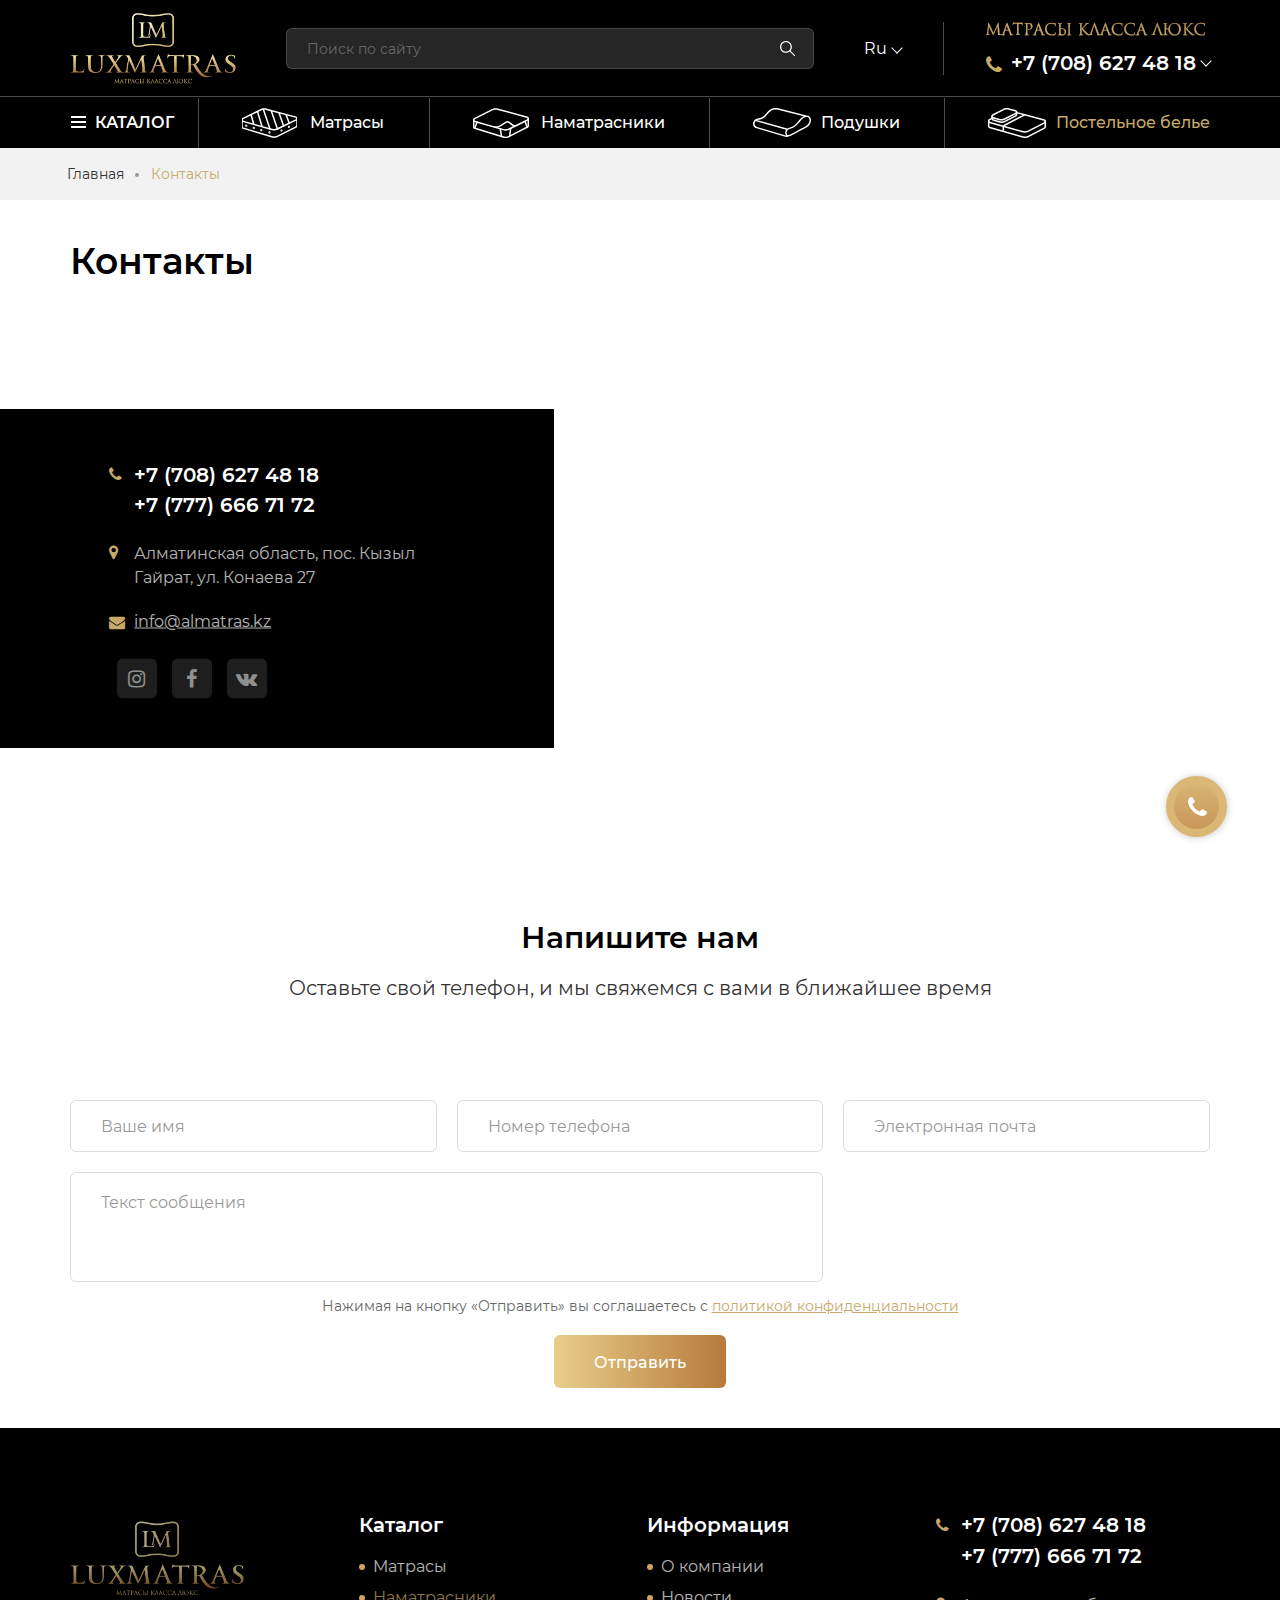
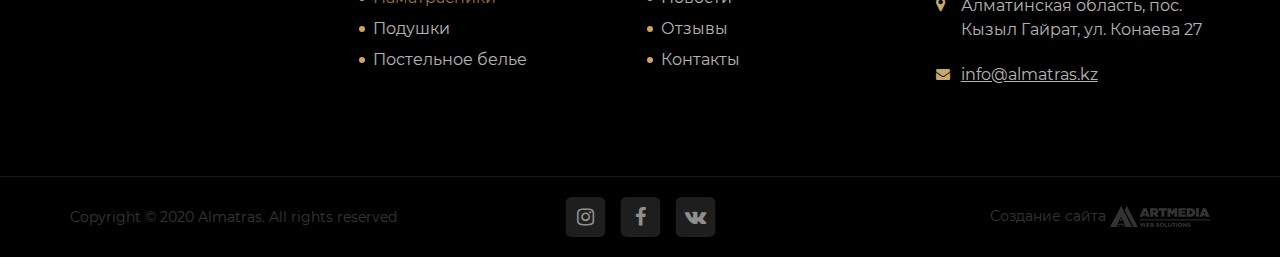
<file: contacts.html>
<!DOCTYPE html>
<html lang="ru">
<head>
	<meta charset="UTF-8">
    <meta name="viewport" content="width=device-width, initial-scale=1.0, maximum-scale=1">
    <meta http-equiv="X-UA-Compatible" content="ie=edge">
	<title>Контакты</title>
	<link rel="stylesheet" href="css/libs.css">
	<link rel="stylesheet" href="css/style.css">
</head>
<body>
	<div class="preload">
		<div class="sk-double-bounce">
			<div class="sk-child sk-double-bounce-1"></div>
			<div class="sk-child sk-double-bounce-2"></div>
		</div>
	</div>
	
	<header class="header">
		<div class="header__upper">
			<div class="container flex spb center">
				<div class="nav--btn">
					<span></span>
					<span></span>
					<span></span>
				</div>
				<a href="index.html" class="logo-link"><img src="./img/logo.png" alt=""></a>
				<form class="search-bar">
					<input type="text" required placeholder="Поиск по сайту">
					<button type="submit"><img src="./img/search.svg" alt=""></button>
				</form>
	
				<div class="dropdown dropdown-langs">
					Ru
					<div class="trigger"></div>
					<div class="dropdown-menu">
						<a href="#">Ru</a>
						<a href="#">En</a>
						<a href="#">Kz</a>
					</div>
				</div>
	
				<div class="flex h-phone-col">
					<img src="./img/span.png" alt="" class="span-img">
					<div class="dropdown">
						<div class="col--phone">
							<a href="tel:+77086274818">+7 (708) 627 48 18</a>
						</div>
						<div class="trigger"></div>
						<div class="dropdown-menu">
							<a href="tel:+77086274818">+7 (708) 627 48 19</a>
							<a href="tel:+77086274818">+7 (708) 627 48 20</a>
							<a href="tel:+77086274818">+7 (708) 627 48 21</a>
						</div>
					</div>
				</div>
	
			</div>
		</div>
	
		<div class="header__bottom">
			<div class="container">
				<nav class="nav flex center spb">
					<div class="dropdown nav-dropdown">
						<div class="ham">
							<span></span>
							<span></span>
							<span></span>
						</div>
						<div class="trigger">Каталог</div>
						<div class="dropdown-menu">
							<a href="category.html">Матрасы</a>
							<a href="category.html">Наматрасники</a>
							<a href="category.html">Подушки</a>
							<a href="category.html">Постельное белье</a>
						</div>
					</div>
	
					<a href="catalog.html" class="nav-link">
						<img src="./img/1m.svg" alt="">
						<span>Матрасы</span>
					</a>
	
					<a href="catalog.html" class="nav-link">
						<img src="./img/2m.svg" alt="">
						<span>Наматрасники</span>
					</a>
	
					<a href="catalog.html" class="nav-link">
						<img src="./img/3m.svg" alt="">
						<span>Подушки</span>
					</a>
	
					<a href="catalog.html" class="nav-link active">
						<img src="./img/4m.svg" alt="">
						<span>Постельное белье</span>
					</a>
	
				</nav>
			</div>
		</div>
	
	</header>
	
	<a href="tel:87086274818" class="call--btn"><i class="fa fa-phone" aria-hidden="true"></i></a>
	
	<div class="modal modal-with-hat" id="contactus">
		<div class="modal__layer"></div>
		<div class="modal__block">
			<a href="#" class="close"></a>
			<div class="m-hat">
				<h4>Связаться с нами</h4>
				<div class="comm">Оставьте свой телефон, и мы свяжемся с вами в ближайшее время</div>
			</div>
	
			<div class="m-body">
				<form action="">
					<input type="text" required="" placeholder="Ваше имя">
					<input type="tel" required="" placeholder="Номер телефона" class="tel" im-insert="true">
					<div class="g-recaptcha"><div style="width: 304px; height: 78px;"><div><iframe src="https://www.google.com/recaptcha/api2/anchor?ar=1&amp;k=6LfycasZAAAAAOleQj_j_cJoz1tKKWUcEs1p_Thw&amp;co=aHR0cDovL2x1Y2t5ZW5nbGlzaC45ei5rejo4MA..&amp;hl=en&amp;v=6TWYOsKNtRFaLeFqv5xN42-l&amp;size=normal&amp;cb=7idt9xxob5ks" width="304" height="78" role="presentation" name="a-xh09sx8p8cox" frameborder="0" scrolling="no" sandbox="allow-forms allow-popups allow-same-origin allow-scripts allow-top-navigation allow-modals allow-popups-to-escape-sandbox"></iframe></div><textarea id="g-recaptcha-response-2" name="g-recaptcha-response" class="g-recaptcha-response" style="width: 250px; height: 40px; border: 1px solid rgb(193, 193, 193); margin: 10px 25px; padding: 0px; resize: none; display: none;"></textarea></div><iframe style="display: none;"></iframe></div>
					<div class="policy">
						Нажимая на кнопку «Отправить» вы соглашаетесь с
						<a href="#">политикой конфиденциальности</a>
					</div>
					<button class="btn" type="submit" data-modal="#success-send"><span>Отправить</span></button>
				</form>
			</div>
		</div>
	</div>
	
	<div class="modal" id="success-send">
		<div class="modal__layer"></div>
		<div class="modal__block">
			<a href="#" class="close"></a>
			<h4>Ваша заявка успешно отправлена</h4>
		</div>
	</div>
	
	<div class="modal" id="success-msg">
		<div class="modal__layer"></div>
		<div class="modal__block">
			<a href="#" class="close"></a>
			<h4>Ваше сообщение успешно отправлено</h4>
		</div>
	</div>
	<div class="wrapper cts-page page">

		<div class="breadcrumbs">
			<div class="container">
				<ul>
          <li><a href="index.html">Главная</a></li>
					<li>Контакты</li>
				</ul>
			</div>
    </div>

    <main>
      <div class="container">
        <h1>Контакты</h1>
      </div>
      <div class="wide-container cts_info">
        <iframe src="https://yandex.ru/map-widget/v1/?um=constructor%3Ae47c93111c5a8def193a3c79364ae9534b7ae2a660c230504a63a1de763cba2b&amp;source=constructor" width="100%" height="520" frameborder="0"></iframe>
        <div class="cts_info--block">
          <div class="content">
            <div class="col--phone">
              <a href="tel:87776667172">+7 (708) 627 48 18</a>
              <a href="tel:87776667172">+7 (777) 666 71 72</a>
						</div>
						<div class="col--location">
							<span>Алматинская область, пос. Кызыл Гайрат, ул. Конаева 27</spa>
						</div>
						<div class="col--email">
							<a href="mailto:info@almatras.kz">info@almatras.kz</a>
						</div>

						<div class="socials flex senter">
							<a href="#" target="_blank"><i class="fa fa-instagram" aria-hidden="true"></i></a>
							<a href="#" target="_blank"><i class="fa fa-facebook" aria-hidden="true"></i></a>
							<a href="#" target="_blank"><i class="fa fa-vk" aria-hidden="true"></i></a>
						</div>

          </div>
        </div>
      </div>
		</main>
		
		<section class="cts-form">
			<div class="container">
				<h2>Напишите нам</h2>
				<div class="desc">Оставьте свой телефон, и мы свяжемся с вами в ближайшее время</div>
				<form action="">
					<div class="cts-form__grid">
						<input type="text" required="" placeholder="Ваше имя">
						<input type="tel" class="tel" required="" placeholder="Номер телефона" im-insert="true">
						<input type="email" required="" placeholder="Электронная почта">
						<textarea placeholder="Текст сообщения"></textarea>
						<div class="g-recaptcha"><div style="width: 304px; height: 78px;"><div><iframe src="https://www.google.com/recaptcha/api2/anchor?ar=1&amp;k=6LfycasZAAAAAOleQj_j_cJoz1tKKWUcEs1p_Thw&amp;co=aHR0cDovL2x1Y2t5ZW5nbGlzaC45ei5rejo4MA..&amp;hl=en&amp;v=T9w1ROdplctW2nVKvNJYXH8o&amp;size=normal&amp;cb=nmirvxn9pj7f" width="304" height="78" role="presentation" name="a-pwvohufggojx" frameborder="0" scrolling="no" sandbox="allow-forms allow-popups allow-same-origin allow-scripts allow-top-navigation allow-modals allow-popups-to-escape-sandbox"></iframe></div><textarea id="g-recaptcha-response-2" name="g-recaptcha-response" class="g-recaptcha-response" style="width: 250px; height: 40px; border: 1px solid rgb(193, 193, 193); margin: 10px 25px; padding: 0px; resize: none; display: none;"></textarea></div><iframe style="display: none;"></iframe></div>
					</div>

					<div class="policy">
						Нажимая на кнопку «Отправить» вы соглашаетесь с 
						<a href="#">политикой конфиденциальности</a>
					</div>
					<button class="btn open--modal" data-modal="#success-msg" type="submit">Отправить</button>
				</form>
			</div>
		</section>



  </div>
  <footer class="footer">
    <div class="f_upper">
      <div class="container f_grid">
        <a href="index.html" class="f_logo-link">
          <img src="./img/logo.png" alt="">
        </a>
  
        <div class="f_col">
          <div class="f_title">Каталог</div>
          <ul class="check--list">
            <li><a href="catalog.html">Матрасы</a></li>
            <li><a href="catalog.html" class="active">Наматрасники</a></li>
            <li><a href="catalog.html">Подушки</a></li>
            <li><a href="catalog.html">Постельное белье</a></li>
          </ul>
        </div>
  
        <div class="f_col">
          <div class="f_title">Информация</div>
          <ul class="check--list">
            <li><a href="about.html">О компании</a></li>
            <li><a href="#">Новости</a></li>
            <li><a href="#">Отзывы</a></li>
            <li><a href="contacts.html">Контакты</a></li>
          </ul>
        </div>
  
        <div class="f_cts">
          <div class="col--phone">
            <a href="tel:+77086274818">+7 (708) 627 48 18</a>
            <a href="tel:+77776667172">+7 (777) 666 71 72</a>
          </div>
          <div class="col--location">
            <span>Алматинская область,
              пос. Кызыл Гайрат, ул. Конаева 27</span>
          </div>
          <div class="col--email">
            <a href="mailto:info@almatras.kz">info@almatras.kz</a>
          </div>
        </div>
      </div>
    </div>
  
    <div class="f_bottom">
      <div class="container flex spb center">
        <div class="copy">Copyright &copy; 2020 Almatras. All rights reserved</div>
        <div class="socials flex senter">
          <a href="#" target="_blank"><i class="fa fa-instagram" aria-hidden="true"></i></a>
          <a href="#" target="_blank"><i class="fa fa-facebook" aria-hidden="true"></i></a>
          <a href="#" target="_blank"><i class="fa fa-vk" aria-hidden="true"></i></a>
        </div>
        <div class="art-link">
          <a href="http://art-media.kz/" target="_blank">Создание сайта</a>
          <img src="./img/art.png" alt="">
        </div>
      </div>
    </div> 
  </footer>
  <script src="js/jquery.js"></script>
  <script src="js/libs.js"></script>
  <script>
    wow = new WOW({
      boxClass:     'wow',      
      animateClass: 'animated', 
      offset:       0,          
      mobile:       false,       
      live:         true        
  })
  wow.init();		
  </script>
  <script src="js/main.js"></script>
  </body>
  </html>
</file>
<file: css/libs.css>
@charset 'UTF-8';.slick-next,.slick-prev{font-size:0;line-height:0;position:absolute;top:50%;display:block;width:20px;height:20px;padding:0;-webkit-transform:translate(0,-50%);-ms-transform:translate(0,-50%);transform:translate(0,-50%);cursor:pointer;color:transparent;border:none;outline:0;background:0 0}.slick-next:focus,.slick-next:hover,.slick-prev:focus,.slick-prev:hover{color:transparent;outline:0;background:0 0}.slick-next:focus:before,.slick-next:hover:before,.slick-prev:focus:before,.slick-prev:hover:before{opacity:1}.slick-next.slick-disabled:before,.slick-prev.slick-disabled:before{opacity:.25}.slick-next:before,.slick-prev:before{font-family:slick;font-size:20px;line-height:1;opacity:.75;color:#fff;-webkit-font-smoothing:antialiased;-moz-osx-font-smoothing:grayscale}.slick-prev{left:-25px}[dir=rtl] .slick-prev{right:-25px;left:auto}.slick-prev:before{content:'←'}[dir=rtl] .slick-prev:before{content:'→'}.slick-next{right:-25px}[dir=rtl] .slick-next{right:auto;left:-25px}.slick-next:before{content:'→'}[dir=rtl] .slick-next:before{content:'←'}.slick-dotted.slick-slider{margin-bottom:30px}.slick-dots{position:absolute;bottom:-25px;display:block;width:100%;padding:0;margin:0;list-style:none;text-align:center}.slick-dots li{position:relative;display:inline-block;width:20px;height:20px;margin:0 5px;padding:0;cursor:pointer}.slick-dots li button{font-size:0;line-height:0;display:block;width:20px;height:20px;padding:5px;cursor:pointer;color:transparent;border:0;outline:0;background:0 0}.slick-dots li button:focus,.slick-dots li button:hover{outline:0}.slick-dots li button:focus:before,.slick-dots li button:hover:before{opacity:1}.slick-dots li button:before{font-family:slick;font-size:6px;line-height:20px;position:absolute;top:0;left:0;width:20px;height:20px;content:'•';text-align:center;opacity:.25;color:#000;-webkit-font-smoothing:antialiased;-moz-osx-font-smoothing:grayscale}.slick-dots li.slick-active button:before{opacity:.75;color:#000}.slick-slider{position:relative;display:block;box-sizing:border-box;-webkit-user-select:none;-moz-user-select:none;-ms-user-select:none;user-select:none;-webkit-touch-callout:none;-khtml-user-select:none;-ms-touch-action:pan-y;touch-action:pan-y;-webkit-tap-highlight-color:transparent}.slick-list{position:relative;display:block;overflow:hidden;margin:0;padding:0}.slick-list:focus{outline:0}.slick-list.dragging{cursor:pointer;cursor:hand}.slick-slider .slick-list,.slick-slider .slick-track{-webkit-transform:translate3d(0,0,0);-moz-transform:translate3d(0,0,0);-ms-transform:translate3d(0,0,0);-o-transform:translate3d(0,0,0);transform:translate3d(0,0,0)}.slick-track{position:relative;top:0;left:0;display:block}.slick-track:after,.slick-track:before{display:table;content:''}.slick-track:after{clear:both}.slick-loading .slick-track{visibility:hidden}.slick-slide{display:none;float:left;height:100%;min-height:1px}[dir=rtl] .slick-slide{float:right}.slick-slide img{display:block}.slick-slide.slick-loading img{display:none}.slick-slide.dragging img{pointer-events:none}.slick-initialized .slick-slide{display:block}.slick-loading .slick-slide{visibility:hidden}.slick-vertical .slick-slide{display:block;height:auto;border:1px solid transparent}.slick-arrow.slick-hidden{display:none}/*!
 * animate.css -http://daneden.me/animate
 * Version - 3.5.2
 * Licensed under the MIT license - http://opensource.org/licenses/MIT
 *
 * Copyright (c) 2017 Daniel Eden
 */.animated{animation-duration:1s;animation-fill-mode:both}.animated.infinite{animation-iteration-count:infinite}.animated.hinge{animation-duration:2s}.animated.bounceIn,.animated.bounceOut,.animated.flipOutX,.animated.flipOutY{animation-duration:.75s}@keyframes bounce{20%,53%,80%,from,to{animation-timing-function:cubic-bezier(.215,.61,.355,1);transform:translate3d(0,0,0)}40%,43%{animation-timing-function:cubic-bezier(.755,.050,.855,.060);transform:translate3d(0,-30px,0)}70%{animation-timing-function:cubic-bezier(.755,.050,.855,.060);transform:translate3d(0,-15px,0)}90%{transform:translate3d(0,-4px,0)}}.bounce{animation-name:bounce;transform-origin:center bottom}@keyframes flash{50%,from,to{opacity:1}25%,75%{opacity:0}}.flash{animation-name:flash}@keyframes pulse{from{transform:scale3d(1,1,1)}50%{transform:scale3d(1.05,1.05,1.05)}to{transform:scale3d(1,1,1)}}.pulse{animation-name:pulse}@keyframes rubberBand{from{transform:scale3d(1,1,1)}30%{transform:scale3d(1.25,.75,1)}40%{transform:scale3d(.75,1.25,1)}50%{transform:scale3d(1.15,.85,1)}65%{transform:scale3d(.95,1.05,1)}75%{transform:scale3d(1.05,.95,1)}to{transform:scale3d(1,1,1)}}.rubberBand{animation-name:rubberBand}@keyframes shake{from,to{transform:translate3d(0,0,0)}10%,30%,50%,70%,90%{transform:translate3d(-10px,0,0)}20%,40%,60%,80%{transform:translate3d(10px,0,0)}}.shake{animation-name:shake}@keyframes headShake{0%{transform:translateX(0)}6.5%{transform:translateX(-6px) rotateY(-9deg)}18.5%{transform:translateX(5px) rotateY(7deg)}31.5%{transform:translateX(-3px) rotateY(-5deg)}43.5%{transform:translateX(2px) rotateY(3deg)}50%{transform:translateX(0)}}.headShake{animation-timing-function:ease-in-out;animation-name:headShake}@keyframes swing{20%{transform:rotate3d(0,0,1,15deg)}40%{transform:rotate3d(0,0,1,-10deg)}60%{transform:rotate3d(0,0,1,5deg)}80%{transform:rotate3d(0,0,1,-5deg)}to{transform:rotate3d(0,0,1,0deg)}}.swing{transform-origin:top center;animation-name:swing}@keyframes tada{from{transform:scale3d(1,1,1)}10%,20%{transform:scale3d(.9,.9,.9) rotate3d(0,0,1,-3deg)}30%,50%,70%,90%{transform:scale3d(1.1,1.1,1.1) rotate3d(0,0,1,3deg)}40%,60%,80%{transform:scale3d(1.1,1.1,1.1) rotate3d(0,0,1,-3deg)}to{transform:scale3d(1,1,1)}}.tada{animation-name:tada}@keyframes wobble{from{transform:none}15%{transform:translate3d(-25%,0,0) rotate3d(0,0,1,-5deg)}30%{transform:translate3d(20%,0,0) rotate3d(0,0,1,3deg)}45%{transform:translate3d(-15%,0,0) rotate3d(0,0,1,-3deg)}60%{transform:translate3d(10%,0,0) rotate3d(0,0,1,2deg)}75%{transform:translate3d(-5%,0,0) rotate3d(0,0,1,-1deg)}to{transform:none}}.wobble{animation-name:wobble}@keyframes jello{11.1%,from,to{transform:none}22.2%{transform:skewX(-12.5deg) skewY(-12.5deg)}33.3%{transform:skewX(6.25deg) skewY(6.25deg)}44.4%{transform:skewX(-3.125deg) skewY(-3.125deg)}55.5%{transform:skewX(1.5625deg) skewY(1.5625deg)}66.6%{transform:skewX(-.78125deg) skewY(-.78125deg)}77.7%{transform:skewX(.390625deg) skewY(.390625deg)}88.8%{transform:skewX(-.1953125deg) skewY(-.1953125deg)}}.jello{animation-name:jello;transform-origin:center}@keyframes bounceIn{20%,40%,60%,80%,from,to{animation-timing-function:cubic-bezier(.215,.61,.355,1)}0%{opacity:0;transform:scale3d(.3,.3,.3)}20%{transform:scale3d(1.1,1.1,1.1)}40%{transform:scale3d(.9,.9,.9)}60%{opacity:1;transform:scale3d(1.03,1.03,1.03)}80%{transform:scale3d(.97,.97,.97)}to{opacity:1;transform:scale3d(1,1,1)}}.bounceIn{animation-name:bounceIn}@keyframes bounceInDown{60%,75%,90%,from,to{animation-timing-function:cubic-bezier(.215,.61,.355,1)}0%{opacity:0;transform:translate3d(0,-3000px,0)}60%{opacity:1;transform:translate3d(0,25px,0)}75%{transform:translate3d(0,-10px,0)}90%{transform:translate3d(0,5px,0)}to{transform:none}}.bounceInDown{animation-name:bounceInDown}@keyframes bounceInLeft{60%,75%,90%,from,to{animation-timing-function:cubic-bezier(.215,.61,.355,1)}0%{opacity:0;transform:translate3d(-3000px,0,0)}60%{opacity:1;transform:translate3d(25px,0,0)}75%{transform:translate3d(-10px,0,0)}90%{transform:translate3d(5px,0,0)}to{transform:none}}.bounceInLeft{animation-name:bounceInLeft}@keyframes bounceInRight{60%,75%,90%,from,to{animation-timing-function:cubic-bezier(.215,.61,.355,1)}from{opacity:0;transform:translate3d(3000px,0,0)}60%{opacity:1;transform:translate3d(-25px,0,0)}75%{transform:translate3d(10px,0,0)}90%{transform:translate3d(-5px,0,0)}to{transform:none}}.bounceInRight{animation-name:bounceInRight}@keyframes bounceInUp{60%,75%,90%,from,to{animation-timing-function:cubic-bezier(.215,.61,.355,1)}from{opacity:0;transform:translate3d(0,3000px,0)}60%{opacity:1;transform:translate3d(0,-20px,0)}75%{transform:translate3d(0,10px,0)}90%{transform:translate3d(0,-5px,0)}to{transform:translate3d(0,0,0)}}.bounceInUp{animation-name:bounceInUp}@keyframes bounceOut{20%{transform:scale3d(.9,.9,.9)}50%,55%{opacity:1;transform:scale3d(1.1,1.1,1.1)}to{opacity:0;transform:scale3d(.3,.3,.3)}}.bounceOut{animation-name:bounceOut}@keyframes bounceOutDown{20%{transform:translate3d(0,10px,0)}40%,45%{opacity:1;transform:translate3d(0,-20px,0)}to{opacity:0;transform:translate3d(0,2000px,0)}}.bounceOutDown{animation-name:bounceOutDown}@keyframes bounceOutLeft{20%{opacity:1;transform:translate3d(20px,0,0)}to{opacity:0;transform:translate3d(-2000px,0,0)}}.bounceOutLeft{animation-name:bounceOutLeft}@keyframes bounceOutRight{20%{opacity:1;transform:translate3d(-20px,0,0)}to{opacity:0;transform:translate3d(2000px,0,0)}}.bounceOutRight{animation-name:bounceOutRight}@keyframes bounceOutUp{20%{transform:translate3d(0,-10px,0)}40%,45%{opacity:1;transform:translate3d(0,20px,0)}to{opacity:0;transform:translate3d(0,-2000px,0)}}.bounceOutUp{animation-name:bounceOutUp}@keyframes fadeIn{from{opacity:0}to{opacity:1}}.fadeIn{animation-name:fadeIn}@keyframes fadeInDown{from{opacity:0;transform:translate3d(0,-100%,0)}to{opacity:1;transform:none}}.fadeInDown{animation-name:fadeInDown}@keyframes fadeInDownBig{from{opacity:0;transform:translate3d(0,-2000px,0)}to{opacity:1;transform:none}}.fadeInDownBig{animation-name:fadeInDownBig}@keyframes fadeInLeft{from{opacity:0;transform:translate3d(-100%,0,0)}to{opacity:1;transform:none}}.fadeInLeft{animation-name:fadeInLeft}@keyframes fadeInLeftBig{from{opacity:0;transform:translate3d(-2000px,0,0)}to{opacity:1;transform:none}}.fadeInLeftBig{animation-name:fadeInLeftBig}@keyframes fadeInRight{from{opacity:0;transform:translate3d(100%,0,0)}to{opacity:1;transform:none}}.fadeInRight{animation-name:fadeInRight}@keyframes fadeInRightBig{from{opacity:0;transform:translate3d(2000px,0,0)}to{opacity:1;transform:none}}.fadeInRightBig{animation-name:fadeInRightBig}@keyframes fadeInUp{from{opacity:0;transform:translate3d(0,100%,0)}to{opacity:1;transform:none}}.fadeInUp{animation-name:fadeInUp}@keyframes fadeInUpBig{from{opacity:0;transform:translate3d(0,2000px,0)}to{opacity:1;transform:none}}.fadeInUpBig{animation-name:fadeInUpBig}@keyframes fadeOut{from{opacity:1}to{opacity:0}}.fadeOut{animation-name:fadeOut}@keyframes fadeOutDown{from{opacity:1}to{opacity:0;transform:translate3d(0,100%,0)}}.fadeOutDown{animation-name:fadeOutDown}@keyframes fadeOutDownBig{from{opacity:1}to{opacity:0;transform:translate3d(0,2000px,0)}}.fadeOutDownBig{animation-name:fadeOutDownBig}@keyframes fadeOutLeft{from{opacity:1}to{opacity:0;transform:translate3d(-100%,0,0)}}.fadeOutLeft{animation-name:fadeOutLeft}@keyframes fadeOutLeftBig{from{opacity:1}to{opacity:0;transform:translate3d(-2000px,0,0)}}.fadeOutLeftBig{animation-name:fadeOutLeftBig}@keyframes fadeOutRight{from{opacity:1}to{opacity:0;transform:translate3d(100%,0,0)}}.fadeOutRight{animation-name:fadeOutRight}@keyframes fadeOutRightBig{from{opacity:1}to{opacity:0;transform:translate3d(2000px,0,0)}}.fadeOutRightBig{animation-name:fadeOutRightBig}@keyframes fadeOutUp{from{opacity:1}to{opacity:0;transform:translate3d(0,-100%,0)}}.fadeOutUp{animation-name:fadeOutUp}@keyframes fadeOutUpBig{from{opacity:1}to{opacity:0;transform:translate3d(0,-2000px,0)}}.fadeOutUpBig{animation-name:fadeOutUpBig}@keyframes flip{from{transform:perspective(400px) rotate3d(0,1,0,-360deg);animation-timing-function:ease-out}40%{transform:perspective(400px) translate3d(0,0,150px) rotate3d(0,1,0,-190deg);animation-timing-function:ease-out}50%{transform:perspective(400px) translate3d(0,0,150px) rotate3d(0,1,0,-170deg);animation-timing-function:ease-in}80%{transform:perspective(400px) scale3d(.95,.95,.95);animation-timing-function:ease-in}to{transform:perspective(400px);animation-timing-function:ease-in}}.animated.flip{-webkit-backface-visibility:visible;backface-visibility:visible;animation-name:flip}@keyframes flipInX{from{transform:perspective(400px) rotate3d(1,0,0,90deg);animation-timing-function:ease-in;opacity:0}40%{transform:perspective(400px) rotate3d(1,0,0,-20deg);animation-timing-function:ease-in}60%{transform:perspective(400px) rotate3d(1,0,0,10deg);opacity:1}80%{transform:perspective(400px) rotate3d(1,0,0,-5deg)}to{transform:perspective(400px)}}.flipInX{-webkit-backface-visibility:visible!important;backface-visibility:visible!important;animation-name:flipInX}@keyframes flipInY{from{transform:perspective(400px) rotate3d(0,1,0,90deg);animation-timing-function:ease-in;opacity:0}40%{transform:perspective(400px) rotate3d(0,1,0,-20deg);animation-timing-function:ease-in}60%{transform:perspective(400px) rotate3d(0,1,0,10deg);opacity:1}80%{transform:perspective(400px) rotate3d(0,1,0,-5deg)}to{transform:perspective(400px)}}.flipInY{-webkit-backface-visibility:visible!important;backface-visibility:visible!important;animation-name:flipInY}@keyframes flipOutX{from{transform:perspective(400px)}30%{transform:perspective(400px) rotate3d(1,0,0,-20deg);opacity:1}to{transform:perspective(400px) rotate3d(1,0,0,90deg);opacity:0}}.flipOutX{animation-name:flipOutX;-webkit-backface-visibility:visible!important;backface-visibility:visible!important}@keyframes flipOutY{from{transform:perspective(400px)}30%{transform:perspective(400px) rotate3d(0,1,0,-15deg);opacity:1}to{transform:perspective(400px) rotate3d(0,1,0,90deg);opacity:0}}.flipOutY{-webkit-backface-visibility:visible!important;backface-visibility:visible!important;animation-name:flipOutY}@keyframes lightSpeedIn{from{transform:translate3d(100%,0,0) skewX(-30deg);opacity:0}60%{transform:skewX(20deg);opacity:1}80%{transform:skewX(-5deg);opacity:1}to{transform:none;opacity:1}}.lightSpeedIn{animation-name:lightSpeedIn;animation-timing-function:ease-out}@keyframes lightSpeedOut{from{opacity:1}to{transform:translate3d(100%,0,0) skewX(30deg);opacity:0}}.lightSpeedOut{animation-name:lightSpeedOut;animation-timing-function:ease-in}@keyframes rotateIn{from{transform-origin:center;transform:rotate3d(0,0,1,-200deg);opacity:0}to{transform-origin:center;transform:none;opacity:1}}.rotateIn{animation-name:rotateIn}@keyframes rotateInDownLeft{from{transform-origin:left bottom;transform:rotate3d(0,0,1,-45deg);opacity:0}to{transform-origin:left bottom;transform:none;opacity:1}}.rotateInDownLeft{animation-name:rotateInDownLeft}@keyframes rotateInDownRight{from{transform-origin:right bottom;transform:rotate3d(0,0,1,45deg);opacity:0}to{transform-origin:right bottom;transform:none;opacity:1}}.rotateInDownRight{animation-name:rotateInDownRight}@keyframes rotateInUpLeft{from{transform-origin:left bottom;transform:rotate3d(0,0,1,45deg);opacity:0}to{transform-origin:left bottom;transform:none;opacity:1}}.rotateInUpLeft{animation-name:rotateInUpLeft}@keyframes rotateInUpRight{from{transform-origin:right bottom;transform:rotate3d(0,0,1,-90deg);opacity:0}to{transform-origin:right bottom;transform:none;opacity:1}}.rotateInUpRight{animation-name:rotateInUpRight}@keyframes rotateOut{from{transform-origin:center;opacity:1}to{transform-origin:center;transform:rotate3d(0,0,1,200deg);opacity:0}}.rotateOut{animation-name:rotateOut}@keyframes rotateOutDownLeft{from{transform-origin:left bottom;opacity:1}to{transform-origin:left bottom;transform:rotate3d(0,0,1,45deg);opacity:0}}.rotateOutDownLeft{animation-name:rotateOutDownLeft}@keyframes rotateOutDownRight{from{transform-origin:right bottom;opacity:1}to{transform-origin:right bottom;transform:rotate3d(0,0,1,-45deg);opacity:0}}.rotateOutDownRight{animation-name:rotateOutDownRight}@keyframes rotateOutUpLeft{from{transform-origin:left bottom;opacity:1}to{transform-origin:left bottom;transform:rotate3d(0,0,1,-45deg);opacity:0}}.rotateOutUpLeft{animation-name:rotateOutUpLeft}@keyframes rotateOutUpRight{from{transform-origin:right bottom;opacity:1}to{transform-origin:right bottom;transform:rotate3d(0,0,1,90deg);opacity:0}}.rotateOutUpRight{animation-name:rotateOutUpRight}@keyframes hinge{0%{transform-origin:top left;animation-timing-function:ease-in-out}20%,60%{transform:rotate3d(0,0,1,80deg);transform-origin:top left;animation-timing-function:ease-in-out}40%,80%{transform:rotate3d(0,0,1,60deg);transform-origin:top left;animation-timing-function:ease-in-out;opacity:1}to{transform:translate3d(0,700px,0);opacity:0}}.hinge{animation-name:hinge}@keyframes jackInTheBox{from{opacity:0;transform:scale(.1) rotate(30deg);transform-origin:center bottom}50%{transform:rotate(-10deg)}70%{transform:rotate(3deg)}to{opacity:1;transform:scale(1)}}.jackInTheBox{animation-name:jackInTheBox}@keyframes rollIn{from{opacity:0;transform:translate3d(-100%,0,0) rotate3d(0,0,1,-120deg)}to{opacity:1;transform:none}}.rollIn{animation-name:rollIn}@keyframes rollOut{from{opacity:1}to{opacity:0;transform:translate3d(100%,0,0) rotate3d(0,0,1,120deg)}}.rollOut{animation-name:rollOut}@keyframes zoomIn{from{opacity:0;transform:scale3d(.3,.3,.3)}50%{opacity:1}}.zoomIn{animation-name:zoomIn}@keyframes zoomInDown{from{opacity:0;transform:scale3d(.1,.1,.1) translate3d(0,-1000px,0);animation-timing-function:cubic-bezier(.55,.055,.675,.19)}60%{opacity:1;transform:scale3d(.475,.475,.475) translate3d(0,60px,0);animation-timing-function:cubic-bezier(.175,.885,.32,1)}}.zoomInDown{animation-name:zoomInDown}@keyframes zoomInLeft{from{opacity:0;transform:scale3d(.1,.1,.1) translate3d(-1000px,0,0);animation-timing-function:cubic-bezier(.55,.055,.675,.19)}60%{opacity:1;transform:scale3d(.475,.475,.475) translate3d(10px,0,0);animation-timing-function:cubic-bezier(.175,.885,.32,1)}}.zoomInLeft{animation-name:zoomInLeft}@keyframes zoomInRight{from{opacity:0;transform:scale3d(.1,.1,.1) translate3d(1000px,0,0);animation-timing-function:cubic-bezier(.55,.055,.675,.19)}60%{opacity:1;transform:scale3d(.475,.475,.475) translate3d(-10px,0,0);animation-timing-function:cubic-bezier(.175,.885,.32,1)}}.zoomInRight{animation-name:zoomInRight}@keyframes zoomInUp{from{opacity:0;transform:scale3d(.1,.1,.1) translate3d(0,1000px,0);animation-timing-function:cubic-bezier(.55,.055,.675,.19)}60%{opacity:1;transform:scale3d(.475,.475,.475) translate3d(0,-60px,0);animation-timing-function:cubic-bezier(.175,.885,.32,1)}}.zoomInUp{animation-name:zoomInUp}@keyframes zoomOut{from{opacity:1}50%{opacity:0;transform:scale3d(.3,.3,.3)}to{opacity:0}}.zoomOut{animation-name:zoomOut}@keyframes zoomOutDown{40%{opacity:1;transform:scale3d(.475,.475,.475) translate3d(0,-60px,0);animation-timing-function:cubic-bezier(.55,.055,.675,.19)}to{opacity:0;transform:scale3d(.1,.1,.1) translate3d(0,2000px,0);transform-origin:center bottom;animation-timing-function:cubic-bezier(.175,.885,.32,1)}}.zoomOutDown{animation-name:zoomOutDown}@keyframes zoomOutLeft{40%{opacity:1;transform:scale3d(.475,.475,.475) translate3d(42px,0,0)}to{opacity:0;transform:scale(.1) translate3d(-2000px,0,0);transform-origin:left center}}.zoomOutLeft{animation-name:zoomOutLeft}@keyframes zoomOutRight{40%{opacity:1;transform:scale3d(.475,.475,.475) translate3d(-42px,0,0)}to{opacity:0;transform:scale(.1) translate3d(2000px,0,0);transform-origin:right center}}.zoomOutRight{animation-name:zoomOutRight}@keyframes zoomOutUp{40%{opacity:1;transform:scale3d(.475,.475,.475) translate3d(0,60px,0);animation-timing-function:cubic-bezier(.55,.055,.675,.19)}to{opacity:0;transform:scale3d(.1,.1,.1) translate3d(0,-2000px,0);transform-origin:center bottom;animation-timing-function:cubic-bezier(.175,.885,.32,1)}}.zoomOutUp{animation-name:zoomOutUp}@keyframes slideInDown{from{transform:translate3d(0,-100%,0);visibility:visible}to{transform:translate3d(0,0,0)}}.slideInDown{animation-name:slideInDown}@keyframes slideInLeft{from{transform:translate3d(-100%,0,0);visibility:visible}to{transform:translate3d(0,0,0)}}.slideInLeft{animation-name:slideInLeft}@keyframes slideInRight{from{transform:translate3d(100%,0,0);visibility:visible}to{transform:translate3d(0,0,0)}}.slideInRight{animation-name:slideInRight}@keyframes slideInUp{from{transform:translate3d(0,100%,0);visibility:visible}to{transform:translate3d(0,0,0)}}.slideInUp{animation-name:slideInUp}@keyframes slideOutDown{from{transform:translate3d(0,0,0)}to{visibility:hidden;transform:translate3d(0,100%,0)}}.slideOutDown{animation-name:slideOutDown}@keyframes slideOutLeft{from{transform:translate3d(0,0,0)}to{visibility:hidden;transform:translate3d(-100%,0,0)}}.slideOutLeft{animation-name:slideOutLeft}@keyframes slideOutRight{from{transform:translate3d(0,0,0)}to{visibility:hidden;transform:translate3d(100%,0,0)}}.slideOutRight{animation-name:slideOutRight}@keyframes slideOutUp{from{transform:translate3d(0,0,0)}to{visibility:hidden;transform:translate3d(0,-100%,0)}}.slideOutUp{animation-name:slideOutUp}.fancybox-enabled{overflow:hidden}.fancybox-enabled body{overflow:visible;height:100%}.fancybox-is-hidden{position:absolute;top:-9999px;left:-9999px;visibility:hidden}.fancybox-container{position:fixed;top:0;left:0;width:100%;height:100%;z-index:99993;-webkit-tap-highlight-color:transparent;-webkit-backface-visibility:hidden;backface-visibility:hidden;-webkit-transform:translateZ(0);transform:translateZ(0)}.fancybox-container~.fancybox-container{z-index:99992}.fancybox-bg,.fancybox-inner,.fancybox-outer,.fancybox-stage{position:absolute;top:0;right:0;bottom:0;left:0}.fancybox-outer{overflow-y:auto;-webkit-overflow-scrolling:touch}.fancybox-bg{background:#1e1e1e;opacity:0;transition-duration:inherit;transition-property:opacity;transition-timing-function:cubic-bezier(.47,0,.74,.71)}.fancybox-is-open .fancybox-bg{opacity:.87;transition-timing-function:cubic-bezier(.22,.61,.36,1)}.fancybox-caption-wrap,.fancybox-infobar,.fancybox-toolbar{position:absolute;direction:ltr;z-index:99997;opacity:0;visibility:hidden;transition:opacity .25s,visibility 0s linear .25s;box-sizing:border-box}.fancybox-show-caption .fancybox-caption-wrap,.fancybox-show-infobar .fancybox-infobar,.fancybox-show-toolbar .fancybox-toolbar{opacity:1;visibility:visible;transition:opacity .25s,visibility 0s}.fancybox-infobar{top:0;left:50%;margin-left:-79px}.fancybox-infobar__body{display:inline-block;width:70px;line-height:44px;font-size:13px;font-family:Helvetica Neue,Helvetica,Arial,sans-serif;text-align:center;color:#ddd;background-color:rgba(30,30,30,.7);pointer-events:none;-webkit-user-select:none;-moz-user-select:none;-ms-user-select:none;user-select:none;-webkit-touch-callout:none;-webkit-tap-highlight-color:transparent;-webkit-font-smoothing:subpixel-antialiased}.fancybox-toolbar{top:0;right:0}.fancybox-stage{overflow:hidden;direction:ltr;z-index:99994;-webkit-transform:translateZ(0)}.fancybox-slide{position:absolute;top:0;left:0;width:100%;height:100%;margin:0;padding:0;overflow:auto;outline:0;white-space:normal;box-sizing:border-box;text-align:center;z-index:99994;-webkit-overflow-scrolling:touch;display:none;-webkit-backface-visibility:hidden;backface-visibility:hidden;transition-property:opacity,-webkit-transform;transition-property:transform,opacity;transition-property:transform,opacity,-webkit-transform;-webkit-transform-style:preserve-3d;transform-style:preserve-3d}.fancybox-slide:before{content:"";display:inline-block;vertical-align:middle;height:100%;width:0}.fancybox-is-sliding .fancybox-slide,.fancybox-slide--current,.fancybox-slide--next,.fancybox-slide--previous{display:block}.fancybox-slide--image{overflow:visible}.fancybox-slide--image:before{display:none}.fancybox-slide--video .fancybox-content,.fancybox-slide--video iframe{background:#000}.fancybox-slide--map .fancybox-content,.fancybox-slide--map iframe{background:#e5e3df}.fancybox-slide--next{z-index:99995}.fancybox-slide>div{display:inline-block;position:relative;padding:24px;margin:44px 0;border-width:0;vertical-align:middle;text-align:left;background-color:#fff;overflow:auto;box-sizing:border-box}.fancybox-slide .fancybox-image-wrap{position:absolute;top:0;left:0;margin:0;padding:0;border:0;z-index:99995;background:0 0;cursor:default;overflow:visible;-webkit-transform-origin:top left;transform-origin:top left;background-size:100% 100%;background-repeat:no-repeat;-webkit-backface-visibility:hidden;backface-visibility:hidden;-webkit-user-select:none;-moz-user-select:none;-ms-user-select:none;user-select:none}.fancybox-can-zoomOut .fancybox-image-wrap{cursor:zoom-out}.fancybox-can-zoomIn .fancybox-image-wrap{cursor:zoom-in}.fancybox-can-drag .fancybox-image-wrap{cursor:-webkit-grab;cursor:grab}.fancybox-is-dragging .fancybox-image-wrap{cursor:-webkit-grabbing;cursor:grabbing}.fancybox-image,.fancybox-spaceball{position:absolute;top:0;left:0;width:100%;height:100%;margin:0;padding:0;border:0;max-width:none;max-height:none;-webkit-user-select:none;-moz-user-select:none;-ms-user-select:none;user-select:none}.fancybox-spaceball{z-index:1}.fancybox-slide--iframe .fancybox-content{padding:0;width:80%;height:80%;max-width:calc(100% - 100px);max-height:calc(100% - 88px);overflow:visible;background:#fff}.fancybox-iframe{display:block;padding:0;border:0;height:100%}.fancybox-error,.fancybox-iframe{margin:0;width:100%;background:#fff}.fancybox-error{padding:40px;max-width:380px;cursor:default}.fancybox-error p{margin:0;padding:0;color:#444;font:16px/20px Helvetica Neue,Helvetica,Arial,sans-serif}.fancybox-close-small{position:absolute;top:0;right:0;width:44px;height:44px;padding:0;margin:0;border:0;border-radius:0;outline:0;background:0 0;z-index:10;cursor:pointer}.fancybox-close-small:after{content:"×";position:absolute;top:5px;right:5px;width:30px;height:30px;font:20px/30px Arial,Helvetica Neue,Helvetica,sans-serif;color:#888;font-weight:300;text-align:center;border-radius:50%;border-width:0;background:#fff;transition:background .25s;box-sizing:border-box;z-index:2}.fancybox-close-small:focus:after{outline:1px dotted #888}.fancybox-close-small:hover:after{color:#555;background:#eee}.fancybox-slide--iframe .fancybox-close-small{top:0;right:-44px}.fancybox-slide--iframe .fancybox-close-small:after{background:0 0;font-size:35px;color:#aaa}.fancybox-slide--iframe .fancybox-close-small:hover:after{color:#fff}.fancybox-caption-wrap{bottom:0;left:0;right:0;padding:60px 30px 0;background:linear-gradient(180deg,transparent 0,rgba(0,0,0,.1) 20%,rgba(0,0,0,.2) 40%,rgba(0,0,0,.6) 80%,rgba(0,0,0,.8));pointer-events:none}.fancybox-caption{padding:30px 0;border-top:1px solid hsla(0,0%,100%,.4);font-size:14px;font-family:Helvetica Neue,Helvetica,Arial,sans-serif;color:#fff;line-height:20px;-webkit-text-size-adjust:none}.fancybox-caption a,.fancybox-caption button,.fancybox-caption select{pointer-events:all}.fancybox-caption a{color:#fff;text-decoration:underline}.fancybox-button{display:inline-block;position:relative;margin:0;padding:0;border:0;width:44px;height:44px;line-height:44px;text-align:center;background:0 0;color:#ddd;border-radius:0;cursor:pointer;vertical-align:top;outline:0}.fancybox-button[disabled]{cursor:default;pointer-events:none}.fancybox-button,.fancybox-infobar__body{background:rgba(30,30,30,.6)}.fancybox-button:hover:not([disabled]){color:#fff;background:rgba(0,0,0,.8)}.fancybox-button:after,.fancybox-button:before{content:"";pointer-events:none;position:absolute;background-color:currentColor;color:currentColor;opacity:.9;box-sizing:border-box;display:inline-block}.fancybox-button[disabled]:after,.fancybox-button[disabled]:before{opacity:.3}.fancybox-button--left:after,.fancybox-button--right:after{top:18px;width:6px;height:6px;background:0 0;border-top:2px solid currentColor;border-right:2px solid currentColor}.fancybox-button--left:after{left:20px;-webkit-transform:rotate(-135deg);transform:rotate(-135deg)}.fancybox-button--right:after{right:20px;-webkit-transform:rotate(45deg);transform:rotate(45deg)}.fancybox-button--left{border-bottom-left-radius:5px}.fancybox-button--right{border-bottom-right-radius:5px}.fancybox-button--close:after,.fancybox-button--close:before{content:"";display:inline-block;position:absolute;height:2px;width:16px;top:calc(50% - 1px);left:calc(50% - 8px)}.fancybox-button--close:before{-webkit-transform:rotate(45deg);transform:rotate(45deg)}.fancybox-button--close:after{-webkit-transform:rotate(-45deg);transform:rotate(-45deg)}.fancybox-arrow{position:absolute;top:50%;margin:-50px 0 0;height:100px;width:54px;padding:0;border:0;outline:0;background:0 0;cursor:pointer;z-index:99995;opacity:0;-webkit-user-select:none;-moz-user-select:none;-ms-user-select:none;user-select:none;transition:opacity .25s}.fancybox-arrow:after{content:"";position:absolute;top:28px;width:44px;height:44px;background-color:rgba(30,30,30,.8);background-image:url([data-uri]);background-repeat:no-repeat;background-position:50%;background-size:24px 24px}.fancybox-arrow--right{right:0}.fancybox-arrow--left{left:0;-webkit-transform:scaleX(-1);transform:scaleX(-1)}.fancybox-arrow--left:after,.fancybox-arrow--right:after{left:0}.fancybox-show-nav .fancybox-arrow{opacity:.6}.fancybox-show-nav .fancybox-arrow[disabled]{opacity:.3}.fancybox-slide>.fancybox-loading{border:6px solid hsla(0,0%,39%,.4);border-top:6px solid hsla(0,0%,100%,.6);border-radius:100%;height:50px;width:50px;-webkit-animation:a .8s infinite linear;animation:a .8s infinite linear;background:0 0;position:absolute;top:50%;left:50%;margin-top:-25px;margin-left:-25px;z-index:99999}@-webkit-keyframes a{0%{-webkit-transform:rotate(0);transform:rotate(0)}to{-webkit-transform:rotate(359deg);transform:rotate(359deg)}}@keyframes a{0%{-webkit-transform:rotate(0);transform:rotate(0)}to{-webkit-transform:rotate(359deg);transform:rotate(359deg)}}.fancybox-animated{transition-timing-function:cubic-bezier(0,0,.25,1)}.fancybox-fx-slide.fancybox-slide--previous{-webkit-transform:translate3d(-100%,0,0);transform:translate3d(-100%,0,0);opacity:0}.fancybox-fx-slide.fancybox-slide--next{-webkit-transform:translate3d(100%,0,0);transform:translate3d(100%,0,0);opacity:0}.fancybox-fx-slide.fancybox-slide--current{-webkit-transform:translateZ(0);transform:translateZ(0);opacity:1}.fancybox-fx-fade.fancybox-slide--next,.fancybox-fx-fade.fancybox-slide--previous{opacity:0;transition-timing-function:cubic-bezier(.19,1,.22,1)}.fancybox-fx-fade.fancybox-slide--current{opacity:1}.fancybox-fx-zoom-in-out.fancybox-slide--previous{-webkit-transform:scale3d(1.5,1.5,1.5);transform:scale3d(1.5,1.5,1.5);opacity:0}.fancybox-fx-zoom-in-out.fancybox-slide--next{-webkit-transform:scale3d(.5,.5,.5);transform:scale3d(.5,.5,.5);opacity:0}.fancybox-fx-zoom-in-out.fancybox-slide--current{-webkit-transform:scaleX(1);transform:scaleX(1);opacity:1}.fancybox-fx-rotate.fancybox-slide--previous{-webkit-transform:rotate(-1turn);transform:rotate(-1turn);opacity:0}.fancybox-fx-rotate.fancybox-slide--next{-webkit-transform:rotate(1turn);transform:rotate(1turn);opacity:0}.fancybox-fx-rotate.fancybox-slide--current{-webkit-transform:rotate(0);transform:rotate(0);opacity:1}.fancybox-fx-circular.fancybox-slide--previous{-webkit-transform:scale3d(0,0,0) translate3d(-100%,0,0);transform:scale3d(0,0,0) translate3d(-100%,0,0);opacity:0}.fancybox-fx-circular.fancybox-slide--next{-webkit-transform:scale3d(0,0,0) translate3d(100%,0,0);transform:scale3d(0,0,0) translate3d(100%,0,0);opacity:0}.fancybox-fx-circular.fancybox-slide--current{-webkit-transform:scaleX(1) translateZ(0);transform:scaleX(1) translateZ(0);opacity:1}.fancybox-fx-tube.fancybox-slide--previous{-webkit-transform:translate3d(-100%,0,0) scale(.1) skew(-10deg);transform:translate3d(-100%,0,0) scale(.1) skew(-10deg)}.fancybox-fx-tube.fancybox-slide--next{-webkit-transform:translate3d(100%,0,0) scale(.1) skew(10deg);transform:translate3d(100%,0,0) scale(.1) skew(10deg)}.fancybox-fx-tube.fancybox-slide--current{-webkit-transform:translateZ(0) scale(1);transform:translateZ(0) scale(1)}@media (max-width:800px){.fancybox-infobar{left:0;margin-left:0}.fancybox-button--left,.fancybox-button--right{display:none!important}.fancybox-caption{padding:20px 0;margin:0}}.fancybox-button--fullscreen:before{width:15px;height:11px;left:calc(50% - 7px);top:calc(50% - 6px);border:2px solid;background:0 0}.fancybox-button--pause:before,.fancybox-button--play:before{top:calc(50% - 6px);left:calc(50% - 4px);background:0 0}.fancybox-button--play:before{width:0;height:0;border-top:6px inset transparent;border-bottom:6px inset transparent;border-left:10px solid;border-radius:1px}.fancybox-button--pause:before{width:7px;height:11px;border-style:solid;border-width:0 2px}.fancybox-button--thumbs,.fancybox-thumbs{display:none}@media (min-width:800px){.fancybox-button--thumbs{display:inline-block}.fancybox-button--thumbs span{font-size:23px}.fancybox-button--thumbs:before{width:3px;height:3px;top:calc(50% - 2px);left:calc(50% - 2px);box-shadow:0 -4px 0,-4px -4px 0,4px -4px 0,inset 0 0 0 32px,-4px 0 0,4px 0 0,0 4px 0,-4px 4px 0,4px 4px 0}.fancybox-thumbs{position:absolute;top:0;right:0;bottom:0;left:auto;width:220px;margin:0;padding:5px 5px 0 0;background:#fff;word-break:normal;-webkit-tap-highlight-color:transparent;-webkit-overflow-scrolling:touch;-ms-overflow-style:-ms-autohiding-scrollbar;box-sizing:border-box;z-index:99995}.fancybox-show-thumbs .fancybox-thumbs{display:block}.fancybox-show-thumbs .fancybox-inner{right:220px}.fancybox-thumbs>ul{list-style:none;position:absolute;position:relative;width:100%;height:100%;margin:0;padding:0;overflow-x:hidden;overflow-y:auto;font-size:0}.fancybox-thumbs>ul>li{float:left;overflow:hidden;max-width:50%;padding:0;margin:0;width:105px;height:75px;position:relative;cursor:pointer;outline:0;border:5px solid transparent;border-top-width:0;border-right-width:0;-webkit-tap-highlight-color:transparent;-webkit-backface-visibility:hidden;backface-visibility:hidden;box-sizing:border-box}li.fancybox-thumbs-loading{background:rgba(0,0,0,.1)}.fancybox-thumbs>ul>li>img{position:absolute;top:0;left:0;min-width:100%;min-height:100%;max-width:none;max-height:none;-webkit-touch-callout:none;-webkit-user-select:none;-moz-user-select:none;-ms-user-select:none;user-select:none}.fancybox-thumbs>ul>li:before{content:"";position:absolute;top:0;right:0;bottom:0;left:0;border-radius:2px;border:4px solid #4ea7f9;z-index:99991;opacity:0;transition:all .2s cubic-bezier(.25,.46,.45,.94)}.fancybox-thumbs>ul>li.fancybox-thumbs-active:before{opacity:1}}/*!
 *  Font Awesome 4.7.0 by @davegandy - http://fontawesome.io - @fontawesome
 *  License - http://fontawesome.io/license (Font: SIL OFL 1.1, CSS: MIT License)
 */.fa.fa-pull-left,.fa.pull-left{margin-right:.3em}.fa,.fa-stack{display:inline-block}.fa-fw,.fa-li{text-align:center}.fa{font:normal normal normal 14px/1 FontAwesome;font-size:inherit;text-rendering:auto;-webkit-font-smoothing:antialiased;-moz-osx-font-smoothing:grayscale}.fa-lg{font-size:1.33333333em;line-height:.75em;vertical-align:-15%}.fa-2x{font-size:2em}.fa-3x{font-size:3em}.fa-4x{font-size:4em}.fa-5x{font-size:5em}.fa-fw{width:1.28571429em}.fa-ul{padding-left:0;margin-left:2.14285714em;list-style-type:none}.fa.fa-pull-right,.fa.pull-right{margin-left:.3em}.fa-ul>li{position:relative}.fa-li{position:absolute;left:-2.14285714em;width:2.14285714em;top:.14285714em}.fa-li.fa-lg{left:-1.85714286em}.fa-border{padding:.2em .25em .15em;border:.08em solid #eee;border-radius:.1em}.fa-pull-left{float:left}.fa-pull-right,.pull-right{float:right}.pull-left{float:left}.fa-spin{-webkit-animation:fa-spin 2s infinite linear;animation:fa-spin 2s infinite linear}.fa-pulse{-webkit-animation:fa-spin 1s infinite steps(8);animation:fa-spin 1s infinite steps(8)}@-webkit-keyframes fa-spin{0%{-webkit-transform:rotate(0);transform:rotate(0)}100%{-webkit-transform:rotate(359deg);transform:rotate(359deg)}}@keyframes fa-spin{0%{-webkit-transform:rotate(0);transform:rotate(0)}100%{-webkit-transform:rotate(359deg);transform:rotate(359deg)}}.fa-rotate-90{-webkit-transform:rotate(90deg);-ms-transform:rotate(90deg);transform:rotate(90deg)}.fa-rotate-180{-webkit-transform:rotate(180deg);-ms-transform:rotate(180deg);transform:rotate(180deg)}.fa-rotate-270{-webkit-transform:rotate(270deg);-ms-transform:rotate(270deg);transform:rotate(270deg)}.fa-flip-horizontal{-webkit-transform:scale(-1,1);-ms-transform:scale(-1,1);transform:scale(-1,1)}.fa-flip-vertical{-webkit-transform:scale(1,-1);-ms-transform:scale(1,-1);transform:scale(1,-1)}:root .fa-flip-horizontal,:root .fa-flip-vertical,:root .fa-rotate-180,:root .fa-rotate-270,:root .fa-rotate-90{filter:none}.fa-stack{position:relative;width:2em;height:2em;line-height:2em;vertical-align:middle}.fa-stack-1x,.fa-stack-2x{position:absolute;left:0;width:100%;text-align:center}.fa-stack-1x{line-height:inherit}.fa-stack-2x{font-size:2em}.fa-inverse{color:#fff}.fa-glass:before{content:"\f000"}.fa-music:before{content:"\f001"}.fa-search:before{content:"\f002"}.fa-envelope-o:before{content:"\f003"}.fa-heart:before{content:"\f004"}.fa-star:before{content:"\f005"}.fa-star-o:before{content:"\f006"}.fa-user:before{content:"\f007"}.fa-film:before{content:"\f008"}.fa-th-large:before{content:"\f009"}.fa-th:before{content:"\f00a"}.fa-th-list:before{content:"\f00b"}.fa-check:before{content:"\f00c"}.fa-close:before,.fa-remove:before,.fa-times:before{content:"\f00d"}.fa-search-plus:before{content:"\f00e"}.fa-search-minus:before{content:"\f010"}.fa-power-off:before{content:"\f011"}.fa-signal:before{content:"\f012"}.fa-cog:before,.fa-gear:before{content:"\f013"}.fa-trash-o:before{content:"\f014"}.fa-home:before{content:"\f015"}.fa-file-o:before{content:"\f016"}.fa-clock-o:before{content:"\f017"}.fa-road:before{content:"\f018"}.fa-download:before{content:"\f019"}.fa-arrow-circle-o-down:before{content:"\f01a"}.fa-arrow-circle-o-up:before{content:"\f01b"}.fa-inbox:before{content:"\f01c"}.fa-play-circle-o:before{content:"\f01d"}.fa-repeat:before,.fa-rotate-right:before{content:"\f01e"}.fa-refresh:before{content:"\f021"}.fa-list-alt:before{content:"\f022"}.fa-lock:before{content:"\f023"}.fa-flag:before{content:"\f024"}.fa-headphones:before{content:"\f025"}.fa-volume-off:before{content:"\f026"}.fa-volume-down:before{content:"\f027"}.fa-volume-up:before{content:"\f028"}.fa-qrcode:before{content:"\f029"}.fa-barcode:before{content:"\f02a"}.fa-tag:before{content:"\f02b"}.fa-tags:before{content:"\f02c"}.fa-book:before{content:"\f02d"}.fa-bookmark:before{content:"\f02e"}.fa-print:before{content:"\f02f"}.fa-camera:before{content:"\f030"}.fa-font:before{content:"\f031"}.fa-bold:before{content:"\f032"}.fa-italic:before{content:"\f033"}.fa-text-height:before{content:"\f034"}.fa-text-width:before{content:"\f035"}.fa-align-left:before{content:"\f036"}.fa-align-center:before{content:"\f037"}.fa-align-right:before{content:"\f038"}.fa-align-justify:before{content:"\f039"}.fa-list:before{content:"\f03a"}.fa-dedent:before,.fa-outdent:before{content:"\f03b"}.fa-indent:before{content:"\f03c"}.fa-video-camera:before{content:"\f03d"}.fa-image:before,.fa-photo:before,.fa-picture-o:before{content:"\f03e"}.fa-pencil:before{content:"\f040"}.fa-map-marker:before{content:"\f041"}.fa-adjust:before{content:"\f042"}.fa-tint:before{content:"\f043"}.fa-edit:before,.fa-pencil-square-o:before{content:"\f044"}.fa-share-square-o:before{content:"\f045"}.fa-check-square-o:before{content:"\f046"}.fa-arrows:before{content:"\f047"}.fa-step-backward:before{content:"\f048"}.fa-fast-backward:before{content:"\f049"}.fa-backward:before{content:"\f04a"}.fa-play:before{content:"\f04b"}.fa-pause:before{content:"\f04c"}.fa-stop:before{content:"\f04d"}.fa-forward:before{content:"\f04e"}.fa-fast-forward:before{content:"\f050"}.fa-step-forward:before{content:"\f051"}.fa-eject:before{content:"\f052"}.fa-chevron-left:before{content:"\f053"}.fa-chevron-right:before{content:"\f054"}.fa-plus-circle:before{content:"\f055"}.fa-minus-circle:before{content:"\f056"}.fa-times-circle:before{content:"\f057"}.fa-check-circle:before{content:"\f058"}.fa-question-circle:before{content:"\f059"}.fa-info-circle:before{content:"\f05a"}.fa-crosshairs:before{content:"\f05b"}.fa-times-circle-o:before{content:"\f05c"}.fa-check-circle-o:before{content:"\f05d"}.fa-ban:before{content:"\f05e"}.fa-arrow-left:before{content:"\f060"}.fa-arrow-right:before{content:"\f061"}.fa-arrow-up:before{content:"\f062"}.fa-arrow-down:before{content:"\f063"}.fa-mail-forward:before,.fa-share:before{content:"\f064"}.fa-expand:before{content:"\f065"}.fa-compress:before{content:"\f066"}.fa-plus:before{content:"\f067"}.fa-minus:before{content:"\f068"}.fa-asterisk:before{content:"\f069"}.fa-exclamation-circle:before{content:"\f06a"}.fa-gift:before{content:"\f06b"}.fa-leaf:before{content:"\f06c"}.fa-fire:before{content:"\f06d"}.fa-eye:before{content:"\f06e"}.fa-eye-slash:before{content:"\f070"}.fa-exclamation-triangle:before,.fa-warning:before{content:"\f071"}.fa-plane:before{content:"\f072"}.fa-calendar:before{content:"\f073"}.fa-random:before{content:"\f074"}.fa-comment:before{content:"\f075"}.fa-magnet:before{content:"\f076"}.fa-chevron-up:before{content:"\f077"}.fa-chevron-down:before{content:"\f078"}.fa-retweet:before{content:"\f079"}.fa-shopping-cart:before{content:"\f07a"}.fa-folder:before{content:"\f07b"}.fa-folder-open:before{content:"\f07c"}.fa-arrows-v:before{content:"\f07d"}.fa-arrows-h:before{content:"\f07e"}.fa-bar-chart-o:before,.fa-bar-chart:before{content:"\f080"}.fa-twitter-square:before{content:"\f081"}.fa-facebook-square:before{content:"\f082"}.fa-camera-retro:before{content:"\f083"}.fa-key:before{content:"\f084"}.fa-cogs:before,.fa-gears:before{content:"\f085"}.fa-comments:before{content:"\f086"}.fa-thumbs-o-up:before{content:"\f087"}.fa-thumbs-o-down:before{content:"\f088"}.fa-star-half:before{content:"\f089"}.fa-heart-o:before{content:"\f08a"}.fa-sign-out:before{content:"\f08b"}.fa-linkedin-square:before{content:"\f08c"}.fa-thumb-tack:before{content:"\f08d"}.fa-external-link:before{content:"\f08e"}.fa-sign-in:before{content:"\f090"}.fa-trophy:before{content:"\f091"}.fa-github-square:before{content:"\f092"}.fa-upload:before{content:"\f093"}.fa-lemon-o:before{content:"\f094"}.fa-phone:before{content:"\f095"}.fa-square-o:before{content:"\f096"}.fa-bookmark-o:before{content:"\f097"}.fa-phone-square:before{content:"\f098"}.fa-twitter:before{content:"\f099"}.fa-facebook-f:before,.fa-facebook:before{content:"\f09a"}.fa-github:before{content:"\f09b"}.fa-unlock:before{content:"\f09c"}.fa-credit-card:before{content:"\f09d"}.fa-feed:before,.fa-rss:before{content:"\f09e"}.fa-hdd-o:before{content:"\f0a0"}.fa-bullhorn:before{content:"\f0a1"}.fa-bell:before{content:"\f0f3"}.fa-certificate:before{content:"\f0a3"}.fa-hand-o-right:before{content:"\f0a4"}.fa-hand-o-left:before{content:"\f0a5"}.fa-hand-o-up:before{content:"\f0a6"}.fa-hand-o-down:before{content:"\f0a7"}.fa-arrow-circle-left:before{content:"\f0a8"}.fa-arrow-circle-right:before{content:"\f0a9"}.fa-arrow-circle-up:before{content:"\f0aa"}.fa-arrow-circle-down:before{content:"\f0ab"}.fa-globe:before{content:"\f0ac"}.fa-wrench:before{content:"\f0ad"}.fa-tasks:before{content:"\f0ae"}.fa-filter:before{content:"\f0b0"}.fa-briefcase:before{content:"\f0b1"}.fa-arrows-alt:before{content:"\f0b2"}.fa-group:before,.fa-users:before{content:"\f0c0"}.fa-chain:before,.fa-link:before{content:"\f0c1"}.fa-cloud:before{content:"\f0c2"}.fa-flask:before{content:"\f0c3"}.fa-cut:before,.fa-scissors:before{content:"\f0c4"}.fa-copy:before,.fa-files-o:before{content:"\f0c5"}.fa-paperclip:before{content:"\f0c6"}.fa-floppy-o:before,.fa-save:before{content:"\f0c7"}.fa-square:before{content:"\f0c8"}.fa-bars:before,.fa-navicon:before,.fa-reorder:before{content:"\f0c9"}.fa-list-ul:before{content:"\f0ca"}.fa-list-ol:before{content:"\f0cb"}.fa-strikethrough:before{content:"\f0cc"}.fa-underline:before{content:"\f0cd"}.fa-table:before{content:"\f0ce"}.fa-magic:before{content:"\f0d0"}.fa-truck:before{content:"\f0d1"}.fa-pinterest:before{content:"\f0d2"}.fa-pinterest-square:before{content:"\f0d3"}.fa-google-plus-square:before{content:"\f0d4"}.fa-google-plus:before{content:"\f0d5"}.fa-money:before{content:"\f0d6"}.fa-caret-down:before{content:"\f0d7"}.fa-caret-up:before{content:"\f0d8"}.fa-caret-left:before{content:"\f0d9"}.fa-caret-right:before{content:"\f0da"}.fa-columns:before{content:"\f0db"}.fa-sort:before,.fa-unsorted:before{content:"\f0dc"}.fa-sort-desc:before,.fa-sort-down:before{content:"\f0dd"}.fa-sort-asc:before,.fa-sort-up:before{content:"\f0de"}.fa-envelope:before{content:"\f0e0"}.fa-linkedin:before{content:"\f0e1"}.fa-rotate-left:before,.fa-undo:before{content:"\f0e2"}.fa-gavel:before,.fa-legal:before{content:"\f0e3"}.fa-dashboard:before,.fa-tachometer:before{content:"\f0e4"}.fa-comment-o:before{content:"\f0e5"}.fa-comments-o:before{content:"\f0e6"}.fa-bolt:before,.fa-flash:before{content:"\f0e7"}.fa-sitemap:before{content:"\f0e8"}.fa-umbrella:before{content:"\f0e9"}.fa-clipboard:before,.fa-paste:before{content:"\f0ea"}.fa-lightbulb-o:before{content:"\f0eb"}.fa-exchange:before{content:"\f0ec"}.fa-cloud-download:before{content:"\f0ed"}.fa-cloud-upload:before{content:"\f0ee"}.fa-user-md:before{content:"\f0f0"}.fa-stethoscope:before{content:"\f0f1"}.fa-suitcase:before{content:"\f0f2"}.fa-bell-o:before{content:"\f0a2"}.fa-coffee:before{content:"\f0f4"}.fa-cutlery:before{content:"\f0f5"}.fa-file-text-o:before{content:"\f0f6"}.fa-building-o:before{content:"\f0f7"}.fa-hospital-o:before{content:"\f0f8"}.fa-ambulance:before{content:"\f0f9"}.fa-medkit:before{content:"\f0fa"}.fa-fighter-jet:before{content:"\f0fb"}.fa-beer:before{content:"\f0fc"}.fa-h-square:before{content:"\f0fd"}.fa-plus-square:before{content:"\f0fe"}.fa-angle-double-left:before{content:"\f100"}.fa-angle-double-right:before{content:"\f101"}.fa-angle-double-up:before{content:"\f102"}.fa-angle-double-down:before{content:"\f103"}.fa-angle-left:before{content:"\f104"}.fa-angle-right:before{content:"\f105"}.fa-angle-up:before{content:"\f106"}.fa-angle-down:before{content:"\f107"}.fa-desktop:before{content:"\f108"}.fa-laptop:before{content:"\f109"}.fa-tablet:before{content:"\f10a"}.fa-mobile-phone:before,.fa-mobile:before{content:"\f10b"}.fa-circle-o:before{content:"\f10c"}.fa-quote-left:before{content:"\f10d"}.fa-quote-right:before{content:"\f10e"}.fa-spinner:before{content:"\f110"}.fa-circle:before{content:"\f111"}.fa-mail-reply:before,.fa-reply:before{content:"\f112"}.fa-github-alt:before{content:"\f113"}.fa-folder-o:before{content:"\f114"}.fa-folder-open-o:before{content:"\f115"}.fa-smile-o:before{content:"\f118"}.fa-frown-o:before{content:"\f119"}.fa-meh-o:before{content:"\f11a"}.fa-gamepad:before{content:"\f11b"}.fa-keyboard-o:before{content:"\f11c"}.fa-flag-o:before{content:"\f11d"}.fa-flag-checkered:before{content:"\f11e"}.fa-terminal:before{content:"\f120"}.fa-code:before{content:"\f121"}.fa-mail-reply-all:before,.fa-reply-all:before{content:"\f122"}.fa-star-half-empty:before,.fa-star-half-full:before,.fa-star-half-o:before{content:"\f123"}.fa-location-arrow:before{content:"\f124"}.fa-crop:before{content:"\f125"}.fa-code-fork:before{content:"\f126"}.fa-chain-broken:before,.fa-unlink:before{content:"\f127"}.fa-question:before{content:"\f128"}.fa-info:before{content:"\f129"}.fa-exclamation:before{content:"\f12a"}.fa-superscript:before{content:"\f12b"}.fa-subscript:before{content:"\f12c"}.fa-eraser:before{content:"\f12d"}.fa-puzzle-piece:before{content:"\f12e"}.fa-microphone:before{content:"\f130"}.fa-microphone-slash:before{content:"\f131"}.fa-shield:before{content:"\f132"}.fa-calendar-o:before{content:"\f133"}.fa-fire-extinguisher:before{content:"\f134"}.fa-rocket:before{content:"\f135"}.fa-maxcdn:before{content:"\f136"}.fa-chevron-circle-left:before{content:"\f137"}.fa-chevron-circle-right:before{content:"\f138"}.fa-chevron-circle-up:before{content:"\f139"}.fa-chevron-circle-down:before{content:"\f13a"}.fa-html5:before{content:"\f13b"}.fa-css3:before{content:"\f13c"}.fa-anchor:before{content:"\f13d"}.fa-unlock-alt:before{content:"\f13e"}.fa-bullseye:before{content:"\f140"}.fa-ellipsis-h:before{content:"\f141"}.fa-ellipsis-v:before{content:"\f142"}.fa-rss-square:before{content:"\f143"}.fa-play-circle:before{content:"\f144"}.fa-ticket:before{content:"\f145"}.fa-minus-square:before{content:"\f146"}.fa-minus-square-o:before{content:"\f147"}.fa-level-up:before{content:"\f148"}.fa-level-down:before{content:"\f149"}.fa-check-square:before{content:"\f14a"}.fa-pencil-square:before{content:"\f14b"}.fa-external-link-square:before{content:"\f14c"}.fa-share-square:before{content:"\f14d"}.fa-compass:before{content:"\f14e"}.fa-caret-square-o-down:before,.fa-toggle-down:before{content:"\f150"}.fa-caret-square-o-up:before,.fa-toggle-up:before{content:"\f151"}.fa-caret-square-o-right:before,.fa-toggle-right:before{content:"\f152"}.fa-eur:before,.fa-euro:before{content:"\f153"}.fa-gbp:before{content:"\f154"}.fa-dollar:before,.fa-usd:before{content:"\f155"}.fa-inr:before,.fa-rupee:before{content:"\f156"}.fa-cny:before,.fa-jpy:before,.fa-rmb:before,.fa-yen:before{content:"\f157"}.fa-rouble:before,.fa-rub:before,.fa-ruble:before{content:"\f158"}.fa-krw:before,.fa-won:before{content:"\f159"}.fa-bitcoin:before,.fa-btc:before{content:"\f15a"}.fa-file:before{content:"\f15b"}.fa-file-text:before{content:"\f15c"}.fa-sort-alpha-asc:before{content:"\f15d"}.fa-sort-alpha-desc:before{content:"\f15e"}.fa-sort-amount-asc:before{content:"\f160"}.fa-sort-amount-desc:before{content:"\f161"}.fa-sort-numeric-asc:before{content:"\f162"}.fa-sort-numeric-desc:before{content:"\f163"}.fa-thumbs-up:before{content:"\f164"}.fa-thumbs-down:before{content:"\f165"}.fa-youtube-square:before{content:"\f166"}.fa-youtube:before{content:"\f167"}.fa-xing:before{content:"\f168"}.fa-xing-square:before{content:"\f169"}.fa-youtube-play:before{content:"\f16a"}.fa-dropbox:before{content:"\f16b"}.fa-stack-overflow:before{content:"\f16c"}.fa-instagram:before{content:"\f16d"}.fa-flickr:before{content:"\f16e"}.fa-adn:before{content:"\f170"}.fa-bitbucket:before{content:"\f171"}.fa-bitbucket-square:before{content:"\f172"}.fa-tumblr:before{content:"\f173"}.fa-tumblr-square:before{content:"\f174"}.fa-long-arrow-down:before{content:"\f175"}.fa-long-arrow-up:before{content:"\f176"}.fa-long-arrow-left:before{content:"\f177"}.fa-long-arrow-right:before{content:"\f178"}.fa-apple:before{content:"\f179"}.fa-windows:before{content:"\f17a"}.fa-android:before{content:"\f17b"}.fa-linux:before{content:"\f17c"}.fa-dribbble:before{content:"\f17d"}.fa-skype:before{content:"\f17e"}.fa-foursquare:before{content:"\f180"}.fa-trello:before{content:"\f181"}.fa-female:before{content:"\f182"}.fa-male:before{content:"\f183"}.fa-gittip:before,.fa-gratipay:before{content:"\f184"}.fa-sun-o:before{content:"\f185"}.fa-moon-o:before{content:"\f186"}.fa-archive:before{content:"\f187"}.fa-bug:before{content:"\f188"}.fa-vk:before{content:"\f189"}.fa-weibo:before{content:"\f18a"}.fa-renren:before{content:"\f18b"}.fa-pagelines:before{content:"\f18c"}.fa-stack-exchange:before{content:"\f18d"}.fa-arrow-circle-o-right:before{content:"\f18e"}.fa-arrow-circle-o-left:before{content:"\f190"}.fa-caret-square-o-left:before,.fa-toggle-left:before{content:"\f191"}.fa-dot-circle-o:before{content:"\f192"}.fa-wheelchair:before{content:"\f193"}.fa-vimeo-square:before{content:"\f194"}.fa-try:before,.fa-turkish-lira:before{content:"\f195"}.fa-plus-square-o:before{content:"\f196"}.fa-space-shuttle:before{content:"\f197"}.fa-slack:before{content:"\f198"}.fa-envelope-square:before{content:"\f199"}.fa-wordpress:before{content:"\f19a"}.fa-openid:before{content:"\f19b"}.fa-bank:before,.fa-institution:before,.fa-university:before{content:"\f19c"}.fa-graduation-cap:before,.fa-mortar-board:before{content:"\f19d"}.fa-yahoo:before{content:"\f19e"}.fa-google:before{content:"\f1a0"}.fa-reddit:before{content:"\f1a1"}.fa-reddit-square:before{content:"\f1a2"}.fa-stumbleupon-circle:before{content:"\f1a3"}.fa-stumbleupon:before{content:"\f1a4"}.fa-delicious:before{content:"\f1a5"}.fa-digg:before{content:"\f1a6"}.fa-pied-piper-pp:before{content:"\f1a7"}.fa-pied-piper-alt:before{content:"\f1a8"}.fa-drupal:before{content:"\f1a9"}.fa-joomla:before{content:"\f1aa"}.fa-language:before{content:"\f1ab"}.fa-fax:before{content:"\f1ac"}.fa-building:before{content:"\f1ad"}.fa-child:before{content:"\f1ae"}.fa-paw:before{content:"\f1b0"}.fa-spoon:before{content:"\f1b1"}.fa-cube:before{content:"\f1b2"}.fa-cubes:before{content:"\f1b3"}.fa-behance:before{content:"\f1b4"}.fa-behance-square:before{content:"\f1b5"}.fa-steam:before{content:"\f1b6"}.fa-steam-square:before{content:"\f1b7"}.fa-recycle:before{content:"\f1b8"}.fa-automobile:before,.fa-car:before{content:"\f1b9"}.fa-cab:before,.fa-taxi:before{content:"\f1ba"}.fa-tree:before{content:"\f1bb"}.fa-spotify:before{content:"\f1bc"}.fa-deviantart:before{content:"\f1bd"}.fa-soundcloud:before{content:"\f1be"}.fa-database:before{content:"\f1c0"}.fa-file-pdf-o:before{content:"\f1c1"}.fa-file-word-o:before{content:"\f1c2"}.fa-file-excel-o:before{content:"\f1c3"}.fa-file-powerpoint-o:before{content:"\f1c4"}.fa-file-image-o:before,.fa-file-photo-o:before,.fa-file-picture-o:before{content:"\f1c5"}.fa-file-archive-o:before,.fa-file-zip-o:before{content:"\f1c6"}.fa-file-audio-o:before,.fa-file-sound-o:before{content:"\f1c7"}.fa-file-movie-o:before,.fa-file-video-o:before{content:"\f1c8"}.fa-file-code-o:before{content:"\f1c9"}.fa-vine:before{content:"\f1ca"}.fa-codepen:before{content:"\f1cb"}.fa-jsfiddle:before{content:"\f1cc"}.fa-life-bouy:before,.fa-life-buoy:before,.fa-life-ring:before,.fa-life-saver:before,.fa-support:before{content:"\f1cd"}.fa-circle-o-notch:before{content:"\f1ce"}.fa-ra:before,.fa-rebel:before,.fa-resistance:before{content:"\f1d0"}.fa-empire:before,.fa-ge:before{content:"\f1d1"}.fa-git-square:before{content:"\f1d2"}.fa-git:before{content:"\f1d3"}.fa-hacker-news:before,.fa-y-combinator-square:before,.fa-yc-square:before{content:"\f1d4"}.fa-tencent-weibo:before{content:"\f1d5"}.fa-qq:before{content:"\f1d6"}.fa-wechat:before,.fa-weixin:before{content:"\f1d7"}.fa-paper-plane:before,.fa-send:before{content:"\f1d8"}.fa-paper-plane-o:before,.fa-send-o:before{content:"\f1d9"}.fa-history:before{content:"\f1da"}.fa-circle-thin:before{content:"\f1db"}.fa-header:before{content:"\f1dc"}.fa-paragraph:before{content:"\f1dd"}.fa-sliders:before{content:"\f1de"}.fa-share-alt:before{content:"\f1e0"}.fa-share-alt-square:before{content:"\f1e1"}.fa-bomb:before{content:"\f1e2"}.fa-futbol-o:before,.fa-soccer-ball-o:before{content:"\f1e3"}.fa-tty:before{content:"\f1e4"}.fa-binoculars:before{content:"\f1e5"}.fa-plug:before{content:"\f1e6"}.fa-slideshare:before{content:"\f1e7"}.fa-twitch:before{content:"\f1e8"}.fa-yelp:before{content:"\f1e9"}.fa-newspaper-o:before{content:"\f1ea"}.fa-wifi:before{content:"\f1eb"}.fa-calculator:before{content:"\f1ec"}.fa-paypal:before{content:"\f1ed"}.fa-google-wallet:before{content:"\f1ee"}.fa-cc-visa:before{content:"\f1f0"}.fa-cc-mastercard:before{content:"\f1f1"}.fa-cc-discover:before{content:"\f1f2"}.fa-cc-amex:before{content:"\f1f3"}.fa-cc-paypal:before{content:"\f1f4"}.fa-cc-stripe:before{content:"\f1f5"}.fa-bell-slash:before{content:"\f1f6"}.fa-bell-slash-o:before{content:"\f1f7"}.fa-trash:before{content:"\f1f8"}.fa-copyright:before{content:"\f1f9"}.fa-at:before{content:"\f1fa"}.fa-eyedropper:before{content:"\f1fb"}.fa-paint-brush:before{content:"\f1fc"}.fa-birthday-cake:before{content:"\f1fd"}.fa-area-chart:before{content:"\f1fe"}.fa-pie-chart:before{content:"\f200"}.fa-line-chart:before{content:"\f201"}.fa-lastfm:before{content:"\f202"}.fa-lastfm-square:before{content:"\f203"}.fa-toggle-off:before{content:"\f204"}.fa-toggle-on:before{content:"\f205"}.fa-bicycle:before{content:"\f206"}.fa-bus:before{content:"\f207"}.fa-ioxhost:before{content:"\f208"}.fa-angellist:before{content:"\f209"}.fa-cc:before{content:"\f20a"}.fa-ils:before,.fa-shekel:before,.fa-sheqel:before{content:"\f20b"}.fa-meanpath:before{content:"\f20c"}.fa-buysellads:before{content:"\f20d"}.fa-connectdevelop:before{content:"\f20e"}.fa-dashcube:before{content:"\f210"}.fa-forumbee:before{content:"\f211"}.fa-leanpub:before{content:"\f212"}.fa-sellsy:before{content:"\f213"}.fa-shirtsinbulk:before{content:"\f214"}.fa-simplybuilt:before{content:"\f215"}.fa-skyatlas:before{content:"\f216"}.fa-cart-plus:before{content:"\f217"}.fa-cart-arrow-down:before{content:"\f218"}.fa-diamond:before{content:"\f219"}.fa-ship:before{content:"\f21a"}.fa-user-secret:before{content:"\f21b"}.fa-motorcycle:before{content:"\f21c"}.fa-street-view:before{content:"\f21d"}.fa-heartbeat:before{content:"\f21e"}.fa-venus:before{content:"\f221"}.fa-mars:before{content:"\f222"}.fa-mercury:before{content:"\f223"}.fa-intersex:before,.fa-transgender:before{content:"\f224"}.fa-transgender-alt:before{content:"\f225"}.fa-venus-double:before{content:"\f226"}.fa-mars-double:before{content:"\f227"}.fa-venus-mars:before{content:"\f228"}.fa-mars-stroke:before{content:"\f229"}.fa-mars-stroke-v:before{content:"\f22a"}.fa-mars-stroke-h:before{content:"\f22b"}.fa-neuter:before{content:"\f22c"}.fa-genderless:before{content:"\f22d"}.fa-facebook-official:before{content:"\f230"}.fa-pinterest-p:before{content:"\f231"}.fa-whatsapp:before{content:"\f232"}.fa-server:before{content:"\f233"}.fa-user-plus:before{content:"\f234"}.fa-user-times:before{content:"\f235"}.fa-bed:before,.fa-hotel:before{content:"\f236"}.fa-viacoin:before{content:"\f237"}.fa-train:before{content:"\f238"}.fa-subway:before{content:"\f239"}.fa-medium:before{content:"\f23a"}.fa-y-combinator:before,.fa-yc:before{content:"\f23b"}.fa-optin-monster:before{content:"\f23c"}.fa-opencart:before{content:"\f23d"}.fa-expeditedssl:before{content:"\f23e"}.fa-battery-4:before,.fa-battery-full:before,.fa-battery:before{content:"\f240"}.fa-battery-3:before,.fa-battery-three-quarters:before{content:"\f241"}.fa-battery-2:before,.fa-battery-half:before{content:"\f242"}.fa-battery-1:before,.fa-battery-quarter:before{content:"\f243"}.fa-battery-0:before,.fa-battery-empty:before{content:"\f244"}.fa-mouse-pointer:before{content:"\f245"}.fa-i-cursor:before{content:"\f246"}.fa-object-group:before{content:"\f247"}.fa-object-ungroup:before{content:"\f248"}.fa-sticky-note:before{content:"\f249"}.fa-sticky-note-o:before{content:"\f24a"}.fa-cc-jcb:before{content:"\f24b"}.fa-cc-diners-club:before{content:"\f24c"}.fa-clone:before{content:"\f24d"}.fa-balance-scale:before{content:"\f24e"}.fa-hourglass-o:before{content:"\f250"}.fa-hourglass-1:before,.fa-hourglass-start:before{content:"\f251"}.fa-hourglass-2:before,.fa-hourglass-half:before{content:"\f252"}.fa-hourglass-3:before,.fa-hourglass-end:before{content:"\f253"}.fa-hourglass:before{content:"\f254"}.fa-hand-grab-o:before,.fa-hand-rock-o:before{content:"\f255"}.fa-hand-paper-o:before,.fa-hand-stop-o:before{content:"\f256"}.fa-hand-scissors-o:before{content:"\f257"}.fa-hand-lizard-o:before{content:"\f258"}.fa-hand-spock-o:before{content:"\f259"}.fa-hand-pointer-o:before{content:"\f25a"}.fa-hand-peace-o:before{content:"\f25b"}.fa-trademark:before{content:"\f25c"}.fa-registered:before{content:"\f25d"}.fa-creative-commons:before{content:"\f25e"}.fa-gg:before{content:"\f260"}.fa-gg-circle:before{content:"\f261"}.fa-tripadvisor:before{content:"\f262"}.fa-odnoklassniki:before{content:"\f263"}.fa-odnoklassniki-square:before{content:"\f264"}.fa-get-pocket:before{content:"\f265"}.fa-wikipedia-w:before{content:"\f266"}.fa-safari:before{content:"\f267"}.fa-chrome:before{content:"\f268"}.fa-firefox:before{content:"\f269"}.fa-opera:before{content:"\f26a"}.fa-internet-explorer:before{content:"\f26b"}.fa-television:before,.fa-tv:before{content:"\f26c"}.fa-contao:before{content:"\f26d"}.fa-500px:before{content:"\f26e"}.fa-amazon:before{content:"\f270"}.fa-calendar-plus-o:before{content:"\f271"}.fa-calendar-minus-o:before{content:"\f272"}.fa-calendar-times-o:before{content:"\f273"}.fa-calendar-check-o:before{content:"\f274"}.fa-industry:before{content:"\f275"}.fa-map-pin:before{content:"\f276"}.fa-map-signs:before{content:"\f277"}.fa-map-o:before{content:"\f278"}.fa-map:before{content:"\f279"}.fa-commenting:before{content:"\f27a"}.fa-commenting-o:before{content:"\f27b"}.fa-houzz:before{content:"\f27c"}.fa-vimeo:before{content:"\f27d"}.fa-black-tie:before{content:"\f27e"}.fa-fonticons:before{content:"\f280"}.fa-reddit-alien:before{content:"\f281"}.fa-edge:before{content:"\f282"}.fa-credit-card-alt:before{content:"\f283"}.fa-codiepie:before{content:"\f284"}.fa-modx:before{content:"\f285"}.fa-fort-awesome:before{content:"\f286"}.fa-usb:before{content:"\f287"}.fa-product-hunt:before{content:"\f288"}.fa-mixcloud:before{content:"\f289"}.fa-scribd:before{content:"\f28a"}.fa-pause-circle:before{content:"\f28b"}.fa-pause-circle-o:before{content:"\f28c"}.fa-stop-circle:before{content:"\f28d"}.fa-stop-circle-o:before{content:"\f28e"}.fa-shopping-bag:before{content:"\f290"}.fa-shopping-basket:before{content:"\f291"}.fa-hashtag:before{content:"\f292"}.fa-bluetooth:before{content:"\f293"}.fa-bluetooth-b:before{content:"\f294"}.fa-percent:before{content:"\f295"}.fa-gitlab:before{content:"\f296"}.fa-wpbeginner:before{content:"\f297"}.fa-wpforms:before{content:"\f298"}.fa-envira:before{content:"\f299"}.fa-universal-access:before{content:"\f29a"}.fa-wheelchair-alt:before{content:"\f29b"}.fa-question-circle-o:before{content:"\f29c"}.fa-blind:before{content:"\f29d"}.fa-audio-description:before{content:"\f29e"}.fa-volume-control-phone:before{content:"\f2a0"}.fa-braille:before{content:"\f2a1"}.fa-assistive-listening-systems:before{content:"\f2a2"}.fa-american-sign-language-interpreting:before,.fa-asl-interpreting:before{content:"\f2a3"}.fa-deaf:before,.fa-deafness:before,.fa-hard-of-hearing:before{content:"\f2a4"}.fa-glide:before{content:"\f2a5"}.fa-glide-g:before{content:"\f2a6"}.fa-sign-language:before,.fa-signing:before{content:"\f2a7"}.fa-low-vision:before{content:"\f2a8"}.fa-viadeo:before{content:"\f2a9"}.fa-viadeo-square:before{content:"\f2aa"}.fa-snapchat:before{content:"\f2ab"}.fa-snapchat-ghost:before{content:"\f2ac"}.fa-snapchat-square:before{content:"\f2ad"}.fa-pied-piper:before{content:"\f2ae"}.fa-first-order:before{content:"\f2b0"}.fa-yoast:before{content:"\f2b1"}.fa-themeisle:before{content:"\f2b2"}.fa-google-plus-circle:before,.fa-google-plus-official:before{content:"\f2b3"}.fa-fa:before,.fa-font-awesome:before{content:"\f2b4"}.fa-handshake-o:before{content:"\f2b5"}.fa-envelope-open:before{content:"\f2b6"}.fa-envelope-open-o:before{content:"\f2b7"}.fa-linode:before{content:"\f2b8"}.fa-address-book:before{content:"\f2b9"}.fa-address-book-o:before{content:"\f2ba"}.fa-address-card:before,.fa-vcard:before{content:"\f2bb"}.fa-address-card-o:before,.fa-vcard-o:before{content:"\f2bc"}.fa-user-circle:before{content:"\f2bd"}.fa-user-circle-o:before{content:"\f2be"}.fa-user-o:before{content:"\f2c0"}.fa-id-badge:before{content:"\f2c1"}.fa-drivers-license:before,.fa-id-card:before{content:"\f2c2"}.fa-drivers-license-o:before,.fa-id-card-o:before{content:"\f2c3"}.fa-quora:before{content:"\f2c4"}.fa-free-code-camp:before{content:"\f2c5"}.fa-telegram:before{content:"\f2c6"}.fa-thermometer-4:before,.fa-thermometer-full:before,.fa-thermometer:before{content:"\f2c7"}.fa-thermometer-3:before,.fa-thermometer-three-quarters:before{content:"\f2c8"}.fa-thermometer-2:before,.fa-thermometer-half:before{content:"\f2c9"}.fa-thermometer-1:before,.fa-thermometer-quarter:before{content:"\f2ca"}.fa-thermometer-0:before,.fa-thermometer-empty:before{content:"\f2cb"}.fa-shower:before{content:"\f2cc"}.fa-bath:before,.fa-bathtub:before,.fa-s15:before{content:"\f2cd"}.fa-podcast:before{content:"\f2ce"}.fa-window-maximize:before{content:"\f2d0"}.fa-window-minimize:before{content:"\f2d1"}.fa-window-restore:before{content:"\f2d2"}.fa-times-rectangle:before,.fa-window-close:before{content:"\f2d3"}.fa-times-rectangle-o:before,.fa-window-close-o:before{content:"\f2d4"}.fa-bandcamp:before{content:"\f2d5"}.fa-grav:before{content:"\f2d6"}.fa-etsy:before{content:"\f2d7"}.fa-imdb:before{content:"\f2d8"}.fa-ravelry:before{content:"\f2d9"}.fa-eercast:before{content:"\f2da"}.fa-microchip:before{content:"\f2db"}.fa-snowflake-o:before{content:"\f2dc"}.fa-superpowers:before{content:"\f2dd"}.fa-wpexplorer:before{content:"\f2de"}.fa-meetup:before{content:"\f2e0"}.sr-only{position:absolute;width:1px;height:1px;padding:0;margin:-1px;overflow:hidden;clip:rect(0,0,0,0);border:0}.sr-only-focusable:active,.sr-only-focusable:focus{position:static;width:auto;height:auto;margin:0;overflow:visible;clip:auto}
</file>
<file: css/style.css>
/* Connection Font Icons */
@font-face {
  font-family: 'FontAwesome';
  src: url("../fonts/fontawesome-webfont.eot");
  src: url("../fonts/fontawesome-webfont.eot") format("embedded-opentype"), url("../fonts/fontawesome-webfont.woff2") format("woff2"), url("../fonts/fontawesome-webfont.woff") format("woff"), url("../fonts/fontawesome-webfont.ttf") format("truetype"), url("../fonts/fontawesome-webfont.svg?v=4.7.0#fontawesomeregular") format("svg");
  font-weight: 400;
  font-style: normal; }

@font-face {
  font-family: 'Montserrat-Regular';
  src: url("../fonts/Montserrat-Regular.eot");
  src: url("../fonts/Montserrat-Regular.eot?#iefix") format("embedded-opentype"), url("../fonts/Montserrat-Regular.woff") format("woff"), url("../fonts/Montserrat-Regular.ttf") format("truetype");
  font-weight: normal;
  font-style: normal; }

@font-face {
  font-family: 'Montserrat-Medium';
  src: url("../fonts/Montserrat-Medium.eot");
  src: url("../fonts/Montserrat-Medium.eot?#iefix") format("embedded-opentype"), url("../fonts/Montserrat-Medium.woff") format("woff"), url("../fonts/Montserrat-Medium.ttf") format("truetype");
  font-weight: normal;
  font-style: normal; }

@font-face {
  font-family: 'Montserrat-SemiBold';
  src: url("../fonts/Montserrat-SemiBold.eot");
  src: url("../fonts/Montserrat-SemiBold.eot?#iefix") format("embedded-opentype"), url("../fonts/Montserrat-SemiBold.woff") format("woff"), url("../fonts/Montserrat-SemiBold.ttf") format("truetype");
  font-weight: normal;
  font-style: normal; }

@font-face {
  font-family: 'Montserrat-Bold';
  src: url("../fonts/Montserrat-Bold.eot");
  src: url("../fonts/Montserrat-Bold.eot?#iefix") format("embedded-opentype"), url("../fonts/Montserrat-Bold.woff") format("woff"), url("../fonts/Montserrat-Bold.ttf") format("truetype");
  font-weight: normal;
  font-style: normal; }

* {
  -webkit-box-sizing: border-box;
  box-sizing: border-box; }

*:after, *:before {
  display: block;
  line-height: 1; }

input:invalid {
  -webkit-box-shadow: none;
  box-shadow: none; }

input:moz-submit-invalid {
  -webkit-box-shadow: none;
  box-shadow: none; }

textarea:invalid {
  -webkit-box-shadow: none;
  box-shadow: none; }

textarea:moz-submit-invalid {
  -webkit-box-shadow: none;
  box-shadow: none; }

img {
  border: 0;
  display: block; }

ul, ol {
  padding-left: 0; }

ul {
  list-style-type: none; }

ol {
  list-style-position: inside; }

button[disabled],
html input[disabled] {
  cursor: default; }

button::-moz-focus-inner,
input::-moz-focus-inner {
  border: 0;
  padding: 0; }

[data-src] {
  opacity: 0; }
  [data-src][src] {
    opacity: 1;
    -webkit-transition-duration: 400ms;
    transition-duration: 400ms;
    -webkit-transition-delay: 0.2s;
    transition-delay: 0.2s; }

.preload {
  background-color: #fff;
  position: fixed;
  top: 0;
  left: 0;
  right: 0;
  bottom: 0;
  z-index: 999;
  pointer-events: none; }
  .preload.load {
    opacity: 0;
    -webkit-transition: 500ms;
    transition: 500ms; }
  .preload.loadR {
    opacity: 1;
    -webkit-transition: 500ms;
    transition: 500ms; }

@-webkit-keyframes sk-double-bounce {
  0%, 100% {
    -webkit-transform: scale(0);
    transform: scale(0); }
  50% {
    -webkit-transform: scale(1);
    transform: scale(1); } }

@keyframes sk-double-bounce {
  0%, 100% {
    -webkit-transform: scale(0);
    transform: scale(0); }
  50% {
    -webkit-transform: scale(1);
    transform: scale(1); } }

body {
  display: -webkit-box;
  display: -webkit-flex;
  display: -ms-flexbox;
  display: flex;
  height: 100vh;
  min-width: 300px;
  position: relative;
  -webkit-box-orient: vertical;
  -webkit-box-direction: normal;
  -webkit-flex-direction: column;
  -ms-flex-direction: column;
  flex-direction: column;
  font-family: "Montserrat-Regular";
  -webkit-text-size-adjust: 100%;
  -webkit-tap-highlight-color: rgba(0, 0, 0, 0);
  -webkit-tap-highlight-color: transparent;
  margin: 0; }
  body::-webkit-scrollbar {
    width: 7px; }
  body::-webkit-scrollbar:horizontal {
    height: 7px; }
  body::-webkit-scrollbar-track {
    background: #dddddd; }
  body::-webkit-scrollbar-thumb {
    background: #999999; }
  body::-webkit-scrollbar-thumb:hover {
    background: #555; }
  @media screen and (max-width: 768px) {
    body {
      display: block; } }

.footer {
  margin-top: auto; }

h1 {
  font-family: "Montserrat-SemiBold";
  font-size: 36px;
  color: #000;
  line-height: 1;
  margin: 0 0 40px; }
  h1 a {
    font-size: 42px; }
  @media screen and (max-width: 1200px) {
    h1 {
      font-size: 32px; } }
  @media screen and (max-width: 1024px) {
    h1 {
      font-size: 22px;
      margin-bottom: 25px; } }
  @media screen and (max-width: 768px) {
    h1 {
      font-size: 20px;
      margin-bottom: 15px; } }

h2 {
  font-family: "Montserrat-SemiBold";
  font-size: 30px;
  color: #000;
  margin: 0 0 40px; }
  @media screen and (max-width: 1200px) {
    h2 {
      font-size: 26px; } }
  @media screen and (max-width: 1024px) {
    h2 {
      font-size: 20px;
      margin-bottom: 15px; } }
  @media screen and (max-width: 768px) {
    h2 {
      font-size: 18px;
      margin-bottom: 10px; } }

h3 {
  font-family: "Montserrat-SemiBold";
  font-size: 30px;
  color: #000; }
  @media screen and (max-width: 1024px) {
    h3 {
      font-size: 22px; } }
  @media screen and (max-width: 768px) {
    h3 {
      font-size: 18px; } }

h4 {
  font-family: "Montserrat-SemiBold";
  font-size: 22px;
  color: #000; }
  @media screen and (max-width: 1024px) {
    h4 {
      font-size: 20px; } }
  @media screen and (max-width: 768px) {
    h4 {
      font-size: 18px; } }

h5 {
  font-family: "Montserrat-Bold";
  font-size: 18px;
  color: #000; }

h6 {
  font-family: "Montserrat-Bold";
  font-size: 16px;
  text-transform: uppercase;
  color: #000; }

p {
  margin: 0 0 24px;
  line-height: 24px; }

a {
  color: #c6aa6a;
  -webkit-transition: 300ms ease-out;
  transition: 300ms ease-out;
  text-decoration: none; }
  a:hover {
    text-decoration: none;
    color: #af7538; }

textarea,
button,
select,
input[type="text"],
input[type="tel"],
input[type="email"],
input[type="search"],
input[type="password"],
input[type="file"],
input[type="submit"] {
  -webkit-border-radius: 0px;
  border-radius: 0px;
  -webkit-appearance: none; }

.wrapper, .page {
  position: relative;
  -webkit-box-flex: 1;
  -webkit-flex: 1 0 auto;
  -ms-flex: 1 0 auto;
  flex: 1 0 auto; }

textarea,
input[type="text"],
input[type="tel"],
input[type="email"],
input[type="search"],
input[type="password"] {
  min-height: 40px;
  height: 52px;
  width: 100%;
  background: rgba(255, 255, 255, 0.15);
  border: 1px solid rgba(255, 255, 255, 0.15);
  -webkit-border-radius: 6px;
  border-radius: 6px;
  font-family: "Montserrat-Regular";
  font-size: 14px;
  padding: 19px 20px 17px;
  -webkit-box-shadow: none;
  box-shadow: none;
  outline: none;
  caret-color: #fff;
  color: #fff; }
  textarea::-webkit-input-placeholder,
  input[type="text"]::-webkit-input-placeholder,
  input[type="tel"]::-webkit-input-placeholder,
  input[type="email"]::-webkit-input-placeholder,
  input[type="search"]::-webkit-input-placeholder,
  input[type="password"]::-webkit-input-placeholder {
    color: #666; }
  textarea::-moz-placeholder,
  input[type="text"]::-moz-placeholder,
  input[type="tel"]::-moz-placeholder,
  input[type="email"]::-moz-placeholder,
  input[type="search"]::-moz-placeholder,
  input[type="password"]::-moz-placeholder {
    color: #666; }
  textarea:-ms-input-placeholder,
  input[type="text"]:-ms-input-placeholder,
  input[type="tel"]:-ms-input-placeholder,
  input[type="email"]:-ms-input-placeholder,
  input[type="search"]:-ms-input-placeholder,
  input[type="password"]:-ms-input-placeholder {
    color: #666; }
  textarea::placeholder,
  input[type="text"]::placeholder,
  input[type="tel"]::placeholder,
  input[type="email"]::placeholder,
  input[type="search"]::placeholder,
  input[type="password"]::placeholder {
    color: #666; }

.wrapper .container {
  padding-top: 50px;
  padding-bottom: 50px; }
  @media screen and (max-width: 1024px) {
    .wrapper .container {
      padding-top: 25px;
      padding-bottom: 25px; } }
  @media screen and (max-width: 768px) {
    .wrapper .container {
      padding-top: 15px;
      padding-bottom: 15px; } }

.container {
  width: 1170px;
  padding: 0 15px;
  margin: 0 auto; }
  @media (max-width: 1170px) {
    .container {
      width: 100%; } }

.wide-container {
  width: 1710px;
  padding: 0 15px;
  margin: 0 auto; }
  @media (max-width: 1710px) {
    .wide-container {
      width: 100%; } }

.close {
  width: 25px;
  height: 25px;
  position: absolute;
  right: 8px;
  top: 10px;
  opacity: 1;
  outline: none; }
  .close:before, .close:after {
    content: '';
    width: 25px;
    height: 2px;
    background-color: #c6aa6a;
    position: absolute;
    top: 50%;
    left: 0;
    right: 0;
    margin: -1px auto 0;
    -webkit-transition: 300ms;
    transition: 300ms; }
  .close:before {
    -webkit-transform: rotate(45deg);
    -ms-transform: rotate(45deg);
    transform: rotate(45deg); }
  .close:after {
    -webkit-transform: rotate(-45deg);
    -ms-transform: rotate(-45deg);
    transform: rotate(-45deg); }
  .close:hover:before {
    -webkit-transform: rotate(135deg);
    -ms-transform: rotate(135deg);
    transform: rotate(135deg); }
  .close:hover:after {
    -webkit-transform: rotate(45deg);
    -ms-transform: rotate(45deg);
    transform: rotate(45deg); }

.btn {
  display: -webkit-box;
  display: -webkit-flex;
  display: -ms-flexbox;
  display: flex;
  -webkit-box-align: center;
  -webkit-align-items: center;
  -ms-flex-align: center;
  align-items: center;
  -webkit-box-pack: center;
  -webkit-justify-content: center;
  -ms-flex-pack: center;
  justify-content: center;
  width: -webkit-max-content;
  width: -moz-max-content;
  width: max-content;
  font-family: "Montserrat-Medium";
  font-size: 16px;
  color: #fff;
  text-align: center;
  cursor: pointer;
  letter-spacing: 0.01em;
  -webkit-border-radius: 6px;
  border-radius: 6px;
  border: 0;
  padding: 1.25em 2.5em 1.06em;
  line-height: 1;
  -webkit-transition: 300ms ease-out;
  transition: 300ms ease-out;
  outline: 0;
  position: relative;
  overflow: hidden;
  background: transparent; }
  .btn:after, .btn:before {
    content: ' ';
    position: absolute;
    left: 0;
    right: 0;
    top: 0;
    bottom: 0;
    -webkit-transition: 300ms ease-out;
    transition: 300ms ease-out;
    z-index: 1; }
  .btn:before {
    background: #b77a3b;
    opacity: 0;
    z-index: -1; }
  .btn:after {
    background: -webkit-gradient(linear, left top, right top, from(#e8ce8a), to(#b77a3b));
    background: -webkit-linear-gradient(left, #e8ce8a, #b77a3b);
    background: linear-gradient(to right, #e8ce8a, #b77a3b);
    z-index: -2;
    opacity: 1; }
  .btn:hover {
    color: #fff; }
    .btn:hover:before {
      opacity: 1; }
    .btn:hover:after {
      opacity: 0; }

.check--list {
  list-style: none;
  margin: 0;
  padding: 0; }
  .check--list li {
    display: block;
    position: relative;
    padding-left: 14px;
    margin-bottom: 5px; }
    .check--list li:before {
      content: ' ';
      position: absolute;
      color: #000;
      -webkit-border-radius: 50%;
      border-radius: 50%;
      width: 6px;
      height: 6px;
      left: 0;
      top: 7px;
      background: #d0a563; }

.col--location,
.col--whatsapp,
.col--phone,
.col--email,
.col--time,
.col--inst,
.col--fb,
.col--vk {
  position: relative;
  padding-left: 25px; }
  .col--location:after,
  .col--whatsapp:after,
  .col--phone:after,
  .col--email:after,
  .col--time:after,
  .col--inst:after,
  .col--fb:after,
  .col--vk:after {
    content: '';
    font-family: 'fontAwesome';
    font-size: 20px;
    color: #c6aa6a;
    position: absolute;
    top: 0px;
    left: 0; }

.col--location:after {
  content: '\f041'; }

.col--phone:after {
  content: '\f095'; }

.col--email:after {
  content: '\f0e0';
  font-size: 16px;
  top: 2px; }

.col--whatsapp:after {
  content: '\f232'; }

.col--time:after {
  content: '\f017'; }

.col--inst:after {
  content: '\f16d'; }

.col--fb:after {
  content: '\f09a'; }

.col-vk:after {
  content: '\f189'; }

.ham {
  width: 17px;
  height: 30px;
  position: absolute;
  left: 0;
  top: -6.5px;
  padding: 0;
  margin: 0;
  outline: none;
  float: none; }
  .ham span {
    position: absolute;
    left: 0;
    right: 0;
    width: 85%;
    height: 2px;
    margin: 0 auto;
    background-color: #fff;
    -webkit-transition: 350ms;
    transition: 350ms; }
    .ham span:nth-of-type(1) {
      top: 9px; }
    .ham span:nth-of-type(2) {
      top: 14px; }
    .ham span:nth-of-type(3) {
      top: 19px; }
  .ham.open span:nth-of-type(1) {
    top: 14px;
    -webkit-transform: rotate(45deg);
    -ms-transform: rotate(45deg);
    transform: rotate(45deg); }
  .ham.open span:nth-of-type(2) {
    opacity: 0; }
  .ham.open span:nth-of-type(3) {
    top: 14px;
    -webkit-transform: rotate(-45deg);
    -ms-transform: rotate(-45deg);
    transform: rotate(-45deg); }

/* header */
@media screen and (max-width: 900px) {
  header .nav--btn {
    width: 26px;
    height: 30px;
    position: absolute;
    left: 15px;
    top: 13px;
    padding: 0;
    margin: 0;
    outline: none;
    float: none; }
    header .nav--btn span {
      position: absolute;
      left: 0;
      right: 0;
      width: 85%;
      height: 3px;
      margin: 0 auto;
      background-color: #fff;
      -webkit-transition: 350ms;
      transition: 350ms; }
      header .nav--btn span:nth-of-type(1) {
        top: 7px; }
      header .nav--btn span:nth-of-type(2) {
        top: 14px; }
      header .nav--btn span:nth-of-type(3) {
        top: 21px; }
    header .nav--btn.open span:nth-of-type(1) {
      top: 14px;
      -webkit-transform: rotate(45deg);
      -ms-transform: rotate(45deg);
      transform: rotate(45deg); }
    header .nav--btn.open span:nth-of-type(2) {
      opacity: 0; }
    header .nav--btn.open span:nth-of-type(3) {
      top: 14px;
      -webkit-transform: rotate(-45deg);
      -ms-transform: rotate(-45deg);
      transform: rotate(-45deg); } }

/* header */
.flex {
  display: -webkit-box;
  display: -webkit-flex;
  display: -ms-flexbox;
  display: flex; }

.spb {
  -webkit-box-pack: justify;
  -webkit-justify-content: space-between;
  -ms-flex-pack: justify;
  justify-content: space-between; }

.center {
  -webkit-box-align: center;
  -webkit-align-items: center;
  -ms-flex-align: center;
  align-items: center; }

.dropdown {
  position: relative;
  cursor: default; }

.dropdown-menu {
  display: none;
  position: absolute;
  left: -10px;
  right: -10px;
  background-color: #ffffff;
  -webkit-border-radius: 5px;
  border-radius: 5px;
  top: -webkit-calc(100% + 18px);
  top: calc(100% + 18px);
  padding-top: 7px;
  padding-bottom: 7px; }
  .dropdown-menu:after {
    -webkit-transition: 300ms ease-out;
    transition: 300ms ease-out;
    position: absolute;
    content: ' ';
    left: 50%;
    top: 0;
    -webkit-transform: translate(-50%, -100%);
    -ms-transform: translate(-50%, -100%);
    transform: translate(-50%, -100%);
    width: 0;
    height: 0;
    border-style: solid;
    border-width: 0 11px 13px 11px;
    border-color: transparent transparent #ffffff transparent; }
  .dropdown-menu a {
    display: block;
    text-align: center;
    margin: 0 auto;
    letter-spacing: 0.01em;
    color: #333333;
    font-family: "Montserrat-SemiBold";
    font-size: 14px;
    padding: .3em 1em; }
    .dropdown-menu a:hover {
      color: #c6aa6a; }

.nav-dropdown .dropdown-menu {
  min-width: 220px;
  top: -webkit-calc(100% + 16px);
  top: calc(100% + 16px);
  left: -17px;
  -webkit-border-radius: 0 0 5px 5px;
  border-radius: 0 0 5px 5px; }
  .nav-dropdown .dropdown-menu a {
    text-align: left;
    text-transform: none;
    font-size: 16px; }
  .nav-dropdown .dropdown-menu:after {
    display: none; }

.h-phone-col .dropdown-menu a {
  color: #333333; }
  .h-phone-col .dropdown-menu a:hover {
    color: #c6aa6a; }

.trigger {
  display: inline-block;
  position: relative;
  padding-right: 10px;
  cursor: pointer; }
  .trigger:after {
    content: ' ';
    right: 0;
    position: absolute;
    top: -10px;
    border-bottom: 1px solid #fff;
    border-right: 1px solid #fff;
    -webkit-transform: rotate(45deg);
    -ms-transform: rotate(45deg);
    transform: rotate(45deg);
    -webkit-transition: 300ms ease-out;
    transition: 300ms ease-out;
    width: 7px;
    height: 7px; }
  .trigger.opened:after {
    -webkit-transform: rotate(225deg);
    -ms-transform: rotate(225deg);
    transform: rotate(225deg); }

body {
  padding-top: 148px; }

.header {
  background-color: #000000;
  position: fixed;
  top: 0;
  left: 0;
  width: 100%;
  z-index: 99;
  color: #fff; }
  .header__upper .container {
    height: 96px; }
  .header__bottom {
    border-top: 1px solid rgba(255, 255, 255, 0.3); }
    .header__bottom .container {
      height: 51px; }
  .header .logo-link {
    width: 181px;
    height: 86px; }
    .header .logo-link img {
      width: 100%;
      height: 100%;
      object-fit: contain;
      object-position: left center; }
  .header .col--phone {
    display: inline; }

.search-bar {
  display: -webkit-box;
  display: -webkit-flex;
  display: -ms-flexbox;
  display: flex;
  position: relative;
  height: 41px;
  -webkit-box-flex: 1;
  -webkit-flex-grow: 1;
  -ms-flex-positive: 1;
  flex-grow: 1;
  margin: 0 50px 0 35px; }
  .search-bar input {
    -webkit-box-flex: 1;
    -webkit-flex: 1 1 auto;
    -ms-flex: 1 1 auto;
    flex: 1 1 auto;
    height: 100%; }
  .search-bar button {
    position: absolute;
    right: 0;
    top: 0;
    width: 40px;
    height: 100%;
    background: transparent;
    border: 0;
    outline: 0; }
    .search-bar button img {
      width: 15px;
      height: 15px;
      object-fit: contain;
      object-position: left center;
      padding: 5px auto 5px 5px; }

.h-phone-col {
  -webkit-box-orient: vertical;
  -webkit-box-direction: normal;
  -webkit-flex-direction: column;
  -ms-flex-direction: column;
  flex-direction: column;
  padding-left: 42px;
  margin-left: 42px;
  border-left: 1px solid rgba(255, 255, 255, 0.3); }
  .h-phone-col .span-img {
    max-width: 220px;
    max-height: 15.8px;
    object-fit: contain;
    object-position: right center;
    margin-bottom: 15px; }
  .h-phone-col a {
    color: #fff;
    font-family: "Montserrat-SemiBold";
    font-size: 20px; }
  .h-phone-col .trigger:after {
    top: -13px; }

.nav-link {
  display: -webkit-box;
  display: -webkit-flex;
  display: -ms-flexbox;
  display: flex;
  -webkit-box-align: center;
  -webkit-align-items: center;
  -ms-flex-align: center;
  align-items: center;
  -webkit-box-pack: start;
  -webkit-justify-content: flex-start;
  -ms-flex-pack: start;
  justify-content: flex-start;
  padding: 10px 43px;
  border-left: 1px solid rgba(255, 255, 255, 0.3);
  font-family: "Montserrat-Medium";
  color: #fff; }
  .nav-link:hover {
    color: #c6aa6a; }
  .nav-link:last-child {
    padding-right: 0; }
  .nav-link img {
    width: 58px;
    margin-right: 10px;
    height: 30px;
    object-fit: contain;
    object-position: left center; }
  .nav-link.active {
    color: #c6aa6a;
    pointer-events: none; }

.nav {
  height: 100%; }
  .nav .dropdown {
    -webkit-flex-basis: 127px;
    -ms-flex-preferred-size: 127px;
    flex-basis: 127px;
    color: #fff;
    padding-left: 25px; }
    .nav .dropdown > * {
      display: inline;
      text-transform: uppercase;
      font-family: "Montserrat-SemiBold"; }
    .nav .dropdown .dropdown-menu {
      display: none; }
  .nav .trigger:after {
    display: none; }

@media (max-width: 1200px) {
  .nav-link {
    padding: 10px 8px 10px 26px;
    font-size: 14px; }
  .nav .dropdown {
    -webkit-flex-basis: 100px;
    -ms-flex-preferred-size: 100px;
    flex-basis: 100px;
    font-size: 14px; }
  .nav-link img {
    width: 52px;
    margin-right: 7.5px;
    height: 26px; } }

@media (max-width: 900px) {
  .search-bar {
    display: none; }
  .dropdown-langs {
    margin-left: auto; }
  .h-phone-col {
    padding-left: 12px;
    margin-left: 12px; }
    .h-phone-col img, .h-phone-col .col--phone a {
      display: none; }
  .header__upper .container {
    height: 55px; }
  .header .logo-link {
    position: absolute;
    left: 50%;
    top: 50%;
    -webkit-transform: translate(-50%, -50%);
    -ms-transform: translate(-50%, -50%);
    transform: translate(-50%, -50%);
    margin: 0;
    padding: 0;
    height: 100%;
    width: 109px; }
  .header__bottom .container, .header__bottom {
    height: 0; }
  .nav {
    display: none; }
  body {
    padding-top: 56px; }
  .nav {
    position: fixed;
    border-top: 1px solid rgba(255, 255, 255, 0.3) !important;
    padding: 15px;
    top: 55px;
    height: auto;
    left: 0;
    width: 100%;
    border-top: 1px solid #000;
    background: #000000; }
    .nav .nav-link {
      border: 0;
      padding: 10px 8px 10px 0; }
  .nav .dropdown .dropdown-menu {
    position: static;
    -webkit-border-radius: 0;
    border-radius: 0;
    background: #000000;
    -webkit-transform: translateX(-25px);
    -ms-transform: translateX(-25px);
    transform: translateX(-25px); }
    .nav .dropdown .dropdown-menu a {
      color: #fff;
      padding-left: 0;
      font-family: "Montserrat-Regular";
      font-size: 14px; }
  .h-phone-col .dropdown-menu {
    min-width: 185px;
    right: -5px;
    left: auto; }
    .h-phone-col .dropdown-menu:after {
      left: auto;
      right: 2px; }
    .h-phone-col .dropdown-menu a {
      font-size: 16px; }
  .header .col--phone {
    padding-left: 18px; }
  .h-phone-col .trigger:after {
    top: -9px; }
  .trigger:after {
    width: 5px;
    height: 5px;
    top: -9px; } }

/* main content */
.modal-open {
  overflow-y: visible; }
  .modal-open .modal {
    overflow: auto; }

.fancybox-enabled {
  overflow: visible; }
  .fancybox-enabled body {
    overflow-x: hidden; }

/* main slider */
.slider {
  margin-bottom: 0px !important; }
  .slider .slick-slide {
    overflow: hidden;
    position: relative;
    outline: none; }
    .slider .slick-slide img {
      display: block;
      width: 100%;
      height: 100%; }
    .slider .slick-slide .slider__block {
      position: absolute;
      left: 0;
      right: 0;
      top: 50%;
      text-align: center;
      color: #fff;
      margin: 0 auto;
      -webkit-transform: translateY(-50%);
      -ms-transform: translateY(-50%);
      transform: translateY(-50%); }
  .slider .slick-dots {
    bottom: 16px; }
    .slider .slick-dots li {
      margin: 0px 5px;
      width: -webkit-max-content;
      width: -moz-max-content;
      width: max-content; }
      .slider .slick-dots li button {
        width: 70px;
        height: 4px;
        opacity: 0.2;
        background-color: #000000;
        -webkit-transition: 300ms;
        transition: 300ms;
        border: 0;
        outline: 0;
        padding: 0; }
        .slider .slick-dots li button:before {
          display: none; }
        .slider .slick-dots li button:hover {
          opacity: .6; }
      .slider .slick-dots li.slick-active button {
        opacity: 1; }
  .slider .slick-arrow {
    z-index: 9;
    width: 50px;
    height: 50px;
    -webkit-border-radius: 6px;
    border-radius: 6px;
    border: 4px solid rgba(198, 170, 106, 0.5);
    -webkit-transition: 300ms ease-out;
    transition: 300ms ease-out; }
    .slider .slick-arrow:hover {
      border: 4px solid rgba(198, 170, 106, 0.8); }
  .slider .slick-prev {
    left: -13.3vw; }
  .slider .slick-prev:before {
    content: '\f060';
    font-family: fontawesome;
    color: #666;
    font-size: 16px; }
  .slider .slick-next {
    right: -13.3vw; }
  .slider .slick-next:before {
    content: '\f061';
    font-family: fontawesome;
    color: #666;
    font-size: 16px; }

/* main slider */
.i-sl {
  overflow: hidden; }
  .i-sl .item {
    position: relative;
    height: -webkit-calc(100vh - 220px);
    height: calc(100vh - 220px);
    min-height: 300px; }
  .i-sl img {
    width: auto;
    object-fit: cover;
    object-position: center;
    height: 100%; }
  .i-sl .container {
    position: absolute;
    top: 50%;
    -webkit-transform: translateY(-73%);
    -ms-transform: translateY(-73%);
    transform: translateY(-73%);
    left: -webkit-calc(50% - 585px);
    left: calc(50% - 585px); }

.adv_row {
  display: grid;
  grid-template-columns: repeat(6, 1fr);
  gap: 30px;
  justify-items: stretch;
  -webkit-box-pack: justify;
  -webkit-justify-content: space-between;
  -ms-flex-pack: justify;
  justify-content: space-between; }
  .adv_row--unit {
    text-align: center;
    color: #1c1b17;
    line-height: 1.2; }
    .adv_row--unit img {
      height: 70px;
      width: 70px;
      margin: 0 auto 15px;
      object-fit: contain;
      object-position: center; }

.black_block {
  background-color: #000000;
  position: relative;
  padding: 60px 0 60px;
  color: #fff; }
  .black_block h1, .black_block h2, .black_block h3, .black_block h4, .black_block h5, .black_block h6 {
    color: #fff; }
  .black_block a {
    letter-spacing: 0.01em;
    text-decoration: underline;
    font-family: "Montserrat-Medium"; }

.right_img {
  display: -webkit-box;
  display: -webkit-flex;
  display: -ms-flexbox;
  display: flex;
  -webkit-box-align: center;
  -webkit-align-items: center;
  -ms-flex-align: center;
  align-items: center;
  -webkit-box-pack: end;
  -webkit-justify-content: flex-end;
  -ms-flex-pack: end;
  justify-content: flex-end;
  padding: 15px 0 16px;
  min-height: 372px; }
  .right_img h2 {
    font-size: 36px;
    margin-bottom: 27px; }
    @media screen and (max-width: 1200px) {
      .right_img h2 {
        font-size: 26px; } }
    @media screen and (max-width: 1024px) {
      .right_img h2 {
        font-size: 20px;
        margin-bottom: 15px; } }
    @media screen and (max-width: 768px) {
      .right_img h2 {
        font-size: 18px;
        margin-bottom: 10px; } }
  .right_img img {
    position: absolute;
    right: 43px;
    top: 00px;
    bottom: 0px;
    width: auto;
    object-fit: contain;
    left: auto;
    max-height: 367px;
    z-index: 2;
    max-width: 35%; }
  .right_img .container {
    display: -webkit-box;
    display: -webkit-flex;
    display: -ms-flexbox;
    display: flex;
    -webkit-box-align: start;
    -webkit-align-items: flex-start;
    -ms-flex-align: start;
    align-items: flex-start;
    -webkit-box-pack: center;
    -webkit-justify-content: center;
    -ms-flex-pack: center;
    justify-content: center;
    height: 100%;
    -webkit-box-orient: vertical;
    -webkit-box-direction: normal;
    -webkit-flex-direction: column;
    -ms-flex-direction: column;
    flex-direction: column;
    padding: 15px 15px;
    position: relative;
    z-index: 4; }
    .right_img .container > * {
      max-width: 68%; }

.tabs-section h3 {
  text-align: center; }

.tabs-section {
  overflow: hidden;
  position: relative; }
  .tabs-section .container {
    padding-top: 20px; }
  .tabs-section:after, .tabs-section:before {
    content: ' ';
    position: absolute;
    height: 100%;
    width: 300px;
    top: 0; }
  .tabs-section:after {
    left: 0;
    background: -webkit-gradient(linear, left top, right top, color-stop(35%, #fff), to(transparent));
    background: -webkit-linear-gradient(left, #fff 35%, transparent);
    background: linear-gradient(to right, #fff 35%, transparent); }
  .tabs-section:before {
    right: 0;
    background: -webkit-gradient(linear, right top, left top, color-stop(35%, #fff), to(transparent));
    background: -webkit-linear-gradient(right, #fff 35%, transparent);
    background: linear-gradient(to left, #fff 35%, transparent);
    z-index: 3; }

.tabs-heading-ul {
  -webkit-box-pack: center;
  -webkit-justify-content: center;
  -ms-flex-pack: center;
  justify-content: center;
  -webkit-box-align: center;
  -webkit-align-items: center;
  -ms-flex-align: center;
  align-items: center;
  border-bottom: 2px solid #e8e8e8; }

.tab-head {
  margin: 0 40px;
  position: relative; }
  .tab-head:after {
    content: ' ';
    position: absolute;
    width: 0;
    height: 4px;
    background: -webkit-gradient(linear, left top, right top, from(#e8ce8a), to(#b77a3b));
    background: -webkit-linear-gradient(left, #e8ce8a, #b77a3b);
    background: linear-gradient(to right, #e8ce8a, #b77a3b);
    bottom: -1px;
    left: 50%;
    -webkit-transition: 300ms ease-out;
    transition: 300ms ease-out; }
  .tab-head a {
    display: block;
    color: #999;
    text-transform: uppercase;
    font-family: "Montserrat-SemiBold";
    padding: 8px 1.85em 2.375em; }
  .tab-head#current:after, .tab-head:hover:after {
    left: 0;
    width: 100%; }
  .tab-head#current {
    pointer-events: none; }
    .tab-head#current a {
      color: #c6aa6a; }

.card {
  background-color: #ffffff;
  border: 1px solid #e8e8e8;
  margin: 0 15px; }
  .card .img-c {
    height: 211px;
    margin-bottom: 25px;
    position: relative; }
  .card img {
    height: 100%;
    max-width: 230px;
    margin: 0 auto;
    object-fit: contain;
    object-position: top center; }
  .card .mark {
    position: absolute;
    left: 0;
    top: 15px;
    background-color: #44b759;
    text-transform: uppercase;
    color: #ffffff;
    font-size: 12px;
    font-family: "Montserrat-SemiBold";
    padding: .5em 0.92em;
    font-size: 12px; }
    .card .mark:after {
      content: ' ';
      position: absolute;
      width: 0px;
      height: 0px;
      background-color: inherit;
      left: 0;
      top: 100%;
      border-left: 4px solid #44b759;
      border-top: 4px solid #44b759;
      border-right: 4px solid #fff;
      border-bottom: 4px solid #fff; }
  .card--desc {
    padding: 0 20px 22px;
    text-align: center; }
  .card--name {
    font-size: 20px;
    color: #000000;
    font-family: "Montserrat-SemiBold";
    margin-bottom: 12px;
    -webkit-transition: 300ms ease-out;
    transition: 300ms ease-out; }
  .card--about {
    text-transform: uppercase;
    letter-spacing: 0.1em;
    color: #999999;
    font-size: 12px;
    font-family: "Montserrat-Medium";
    margin-bottom: 24px; }
  .card .price {
    margin: 0 auto;
    font-size: 20px;
    font-family: "Montserrat-SemiBold"; }
  .card:hover {
    border: 1px solid transparent;
    -webkit-box-shadow: 0px 5px 20px 0px rgba(0, 0, 0, 0.1);
    box-shadow: 0px 5px 20px 0px rgba(0, 0, 0, 0.1); }
    .card:hover .card--name, .card:hover .price {
      color: #c6aa6a; }

.sl-margin-fix {
  margin: 0 -15px;
  overflow: visible; }
  .sl-margin-fix .slick-list {
    overflow: visible; }

.price {
  position: relative;
  padding-right: 16px;
  width: -webkit-max-content;
  width: -moz-max-content;
  width: max-content; }
  .price:after {
    content: '\20B8';
    position: absolute;
    right: 0;
    bottom: 2px;
    font-family: inherit;
    color: inherit;
    font-weight: inherit;
    font-size: inherit; }

.request {
  padding: 55px 15px 90px; }
  .request h1, .request h2, .request h3, .request h4 {
    font-family: "Montserrat-SemiBold";
    margin-bottom: 20px; }
  .request .matress, .request .stars {
    position: absolute; }
  .request .matress {
    top: 50px;
    left: 20px;
    bottom: 46px;
    height: 100%;
    width: auto;
    max-height: 280px;
    max-width: 508px;
    object-fit: contain;
    object-position: left center;
    z-index: 3; }
  .request .stars {
    right: 0;
    top: 0;
    bottom: 0;
    height: 100%;
    width: auto;
    object-fit: contain;
    object-position: right center;
    z-index: 1; }
  .request .content {
    max-width: 623px;
    margin: 0 auto;
    padding: 0px 15px;
    position: relative;
    z-index: 9;
    text-align: center; }
  .request .span {
    opacity: 0.7;
    font-size: 20px;
    line-height: 30px;
    color: #ffffff;
    margin-bottom: 30px; }
  .request form {
    display: -webkit-box;
    display: -webkit-flex;
    display: -ms-flexbox;
    display: flex;
    -webkit-box-align: center;
    -webkit-align-items: center;
    -ms-flex-align: center;
    align-items: center;
    -webkit-box-pack: center;
    -webkit-justify-content: center;
    -ms-flex-pack: center;
    justify-content: center; }
  .request .btn {
    -webkit-flex-basis: 222px;
    -ms-flex-preferred-size: 222px;
    flex-basis: 222px;
    -webkit-flex-shrink: 0;
    -ms-flex-negative: 0;
    flex-shrink: 0;
    margin-left: 30px; }
  .request input {
    -webkit-box-flex: 1;
    -webkit-flex: 1 1 auto;
    -ms-flex: 1 1 auto;
    flex: 1 1 auto;
    max-width: 264px;
    background: rgba(255, 255, 255, 0.07);
    border: 1px solid rgba(255, 255, 255, 0.3); }

.news-section .container {
  padding-bottom: 90px; }

.news-section h3 {
  text-align: center;
  margin-bottom: 40px; }
  @media screen and (max-width: 1200px) {
    .news-section h3 {
      margin-bottom: 30px; } }
  @media screen and (max-width: 1024px) {
    .news-section h3 {
      margin-bottom: 15px; } }
  @media screen and (max-width: 768px) {
    .news-section h3 {
      margin-bottom: 10px; } }

.grid2 {
  grid-template-columns: repeat(auto-fit, minmax(220px, 1fr));
  gap: 30px;
  display: grid; }

.n_card {
  border: 1px solid #e8e8e8;
  background-color: #fff; }
  .n_card .img-c {
    height: 220px;
    width: 100%; }
    .n_card .img-c img {
      width: 100%;
      height: 100%;
      object-position: center;
      object-fit: cover; }
  .n_card--text {
    padding: 38px 30px; }
  .n_card--name {
    font-size: 20px;
    font-family: "Montserrat-SemiBold";
    color: #000;
    line-height: 1.2;
    display: -webkit-box;
    -webkit-line-clamp: 4;
    -webkit-box-orient: vertical;
    text-overflow: ellipsis;
    margin-bottom: 0;
    overflow: hidden;
    -webkit-line-clamp: 2;
    -webkit-transition: 300ms ease-out;
    transition: 300ms ease-out; }
  .n_card--content {
    color: #333;
    line-height: 24px;
    margin-top: 20px;
    display: -webkit-box;
    -webkit-line-clamp: 4;
    -webkit-box-orient: vertical;
    text-overflow: ellipsis;
    margin-bottom: 0;
    overflow: hidden;
    -webkit-line-clamp: 4; }
  .n_card .date {
    margin-top: 35px;
    font-size: 14px;
    color: #999999; }
  .n_card:hover {
    -webkit-box-shadow: 0px 5px 20px 0px rgba(0, 0, 0, 0.1);
    box-shadow: 0px 5px 20px 0px rgba(0, 0, 0, 0.1); }
    .n_card:hover .n_card--name {
      color: #c6aa6a; }

.index-page .adv_row {
  margin: 40px 0; }

.index-page .tabs-section {
  margin: 52px 0 45px; }

.ab-matress {
  width: -webkit-calc(100% + 50px);
  width: calc(100% + 50px);
  -webkit-transform: translate(-20px, -20px);
  -ms-transform: translate(-20px, -20px);
  transform: translate(-20px, -20px); }

.about-page .adv_section .container {
  padding-top: 0;
  margin-top: -22px;
  margin-bottom: 10px; }

.about-page .black_block {
  margin-bottom: 90px; }

.about__banner {
  max-width: 100%;
  height: auto;
  max-height: 490px;
  object-position: center;
  object-fit: cover; }
  .about__banner + section .container {
    padding-top: 83px; }

.text__section + .text__section .container {
  padding-top: 0px;
  margin-top: -18px; }

.cat_grid {
  display: grid;
  gap: 30px;
  grid-template-columns: repeat(auto-fit, minmax(400px, 1fr)); }

.cat_card {
  height: 400px;
  position: relative;
  overflow: hidden; }
  .cat_card:hover .hidden {
    opacity: 1; }
  .cat_card .main-pic {
    width: 100%;
    height: 100%;
    object-fit: cover;
    object-position: center; }
  .cat_card .hidden {
    position: absolute;
    left: 63px;
    bottom: 101px;
    width: 100px;
    height: 52px;
    object-fit: contain;
    object-position: left bottom;
    -webkit-transition: 300ms ease-out;
    transition: 300ms ease-out;
    opacity: 0;
    z-index: 3; }
  .cat_card--name {
    position: absolute;
    left: 63px;
    bottom: 44px;
    font-size: 30px;
    font-family: "Montserrat-SemiBold";
    color: #fff;
    z-index: 3; }
  .cat_card:after {
    position: absolute;
    content: ' ';
    left: 0;
    top: 0;
    width: 100%;
    height: 100%;
    background: -webkit-gradient(linear, left bottom, left top, from(rgba(0, 0, 0, 0.8)), color-stop(50%, transparent));
    background: -webkit-linear-gradient(bottom, rgba(0, 0, 0, 0.8), transparent 50%);
    background: linear-gradient(to top, rgba(0, 0, 0, 0.8), transparent 50%); }

.text-rows .text {
  font-size: 16px;
  color: #999999;
  display: -webkit-box;
  display: -webkit-flex;
  display: -ms-flexbox;
  display: flex;
  -webkit-box-align: end;
  -webkit-align-items: flex-end;
  -ms-flex-align: end;
  align-items: flex-start;
  margin-bottom: 5px;
  overflow: hidden; }

.text-rows .dots {
  -webkit-box-flex: 1;
  -webkit-flex-grow: 1;
  -ms-flex-positive: 1;
  flex-grow: 1;
  width: 3%;
  position: relative;
  margin-top: 1.2em; }

.text-rows .dots:after {
  content: '...............................................................................................';
  position: absolute;
  color: #cccccc;
  left: 0;
  bottom: 0; }

.text-rows .value {
  -webkit-flex-basis: 62%;
  -ms-flex-preferred-size: 62%;
  flex-basis: 62%;
  background: #fff;
  position: relative;
  z-index: 1;
  color: #333;
  font-family: "Montserrat-SemiBold"; }

.card_grid {
  display: grid;
  grid-template-columns: 50% 50%;
  gap: 0;
  position: relative; }
  .card_grid:after {
    position: absolute;
    content: ' ';
    left: 50%;
    height: 100%;
    width: 1px;
    background-color: #e8e8e8; }

.cat--unit {
  padding-right: 20px; }
  .cat--unit__for {
    height: 360px;
    margin-bottom: 25px !important; }
    .cat--unit__for .slick-prev {
      left: 0; }
    .cat--unit__for .slick-next {
      right: 20px; }
    .cat--unit__for .slick-track, .cat--unit__for .slick-list {
      height: 100%; }
    .cat--unit__for .slick-slide img {
      width: 100%;
      height: 100%;
      object-fit: contain;
      max-width: 100%;
      object-position: center; }
    .cat--unit__for a {
      height: 100%;
      width: 100%;
      margin: 0;
      border: 0;
      padding: 30px; }
    .cat--unit__for a:hover {
      border: 0;
      outline: 0; }
  .cat--unit__nav .nav-img {
    width: 95px;
    height: 95px;
    background-color: #ffffff;
    border: 1px solid #e8e8e8;
    -webkit-transition: 300ms ease-out;
    transition: 300ms ease-out;
    padding: 10px;
    margin: 0 10px;
    opacity: .5;
    cursor: pointer; }
    .cat--unit__nav .nav-img img {
      width: 100%;
      height: 100%;
      object-position: center;
      object-fit: contain; }
  .cat--unit__nav .slick-current {
    opacity: 1;
    border: 1px solid #c6aa6a; }

.card-page .desc {
  padding-left: 30px;
  padding-bottom: 30px; }

.card-page .subtext {
  font-size: 12px;
  font-family: "Montserrat-Medium";
  text-transform: uppercase;
  letter-spacing: 0.1em;
  color: #999999;
  margin-bottom: 25px; }

.card-page .card_tab {
  background-color: #f2f2f2; }

.card_tab .container {
  padding-top: 15px;
  padding-bottom: 65px; }

.card_tab .tabs-heading-ul {
  margin-bottom: 32px; }

.card_tab--desc {
  color: #333333; }

.text-rows {
  margin-bottom: 35px; }
  .text-rows .key {
    line-height: 1.2;
    color: #666; }

.sizes {
  margin-right: 30px; }
  .sizes .flex {
    margin-bottom: 5px; }
  .sizes .price {
    font-size: 20px;
    font-family: "Montserrat-SemiBold";
    color: #c6aa6a; }

.card_size {
  font-size: 20px;
  color: #333333;
  font-family: "Montserrat-SemiBold"; }

.tabs-section h1, .tabs-section h2, .tabs-section h3, .tabs-section h4, .tabs-section h5, .tabs-section h6 {
  text-align: center; }

.tabs-section .wide-container {
  padding-top: 80px;
  padding-bottom: 40px; }

.category_grid {
  display: grid;
  grid-template-columns: repeat(auto-fit, minmax(300px, 1fr));
  gap: 30px; }
  .category_grid .card {
    margin: 0; }

.card .mark--action {
  background-color: #ef626c; }
  .card .mark--action:after {
    border-top: 4px solid #ef626c;
    border-left: 4px solid #ef626c; }

.card .mark--recommend {
  background-color: #c6aa6a; }
  .card .mark--recommend:after {
    border-top: 4px solid #c6aa6a;
    border-left: 4px solid #c6aa6a; }

.pagging {
  margin: 0 auto;
  display: -webkit-box;
  display: -webkit-flex;
  display: -ms-flexbox;
  display: flex;
  -webkit-box-align: center;
  -webkit-align-items: center;
  -ms-flex-align: center;
  align-items: center;
  -webkit-box-pack: center;
  -webkit-justify-content: center;
  -ms-flex-pack: center;
  justify-content: center;
  margin-top: 50px;
  margin-bottom: 40px; }
  .pagging a {
    width: 40px;
    height: 40px;
    -webkit-border-radius: 6px;
    border-radius: 6px;
    background: #fff;
    color: #000000;
    font-size: 20px;
    font-family: "Montserrat-SemiBold";
    display: grid;
    place-items: center;
    margin: 0 5px;
    padding: 0; }
    .pagging a.arrow {
      position: relative; }
    .pagging a.active {
      pointer-events: none;
      background: -webkit-gradient(linear, left top, right top, from(#e8ce8a), to(#b77a3b));
      background: -webkit-linear-gradient(left, #e8ce8a, #b77a3b);
      background: linear-gradient(to right, #e8ce8a, #b77a3b);
      color: #fff; }
    .pagging a:hover {
      background: rgba(198, 170, 106, 0.35); }
  .pagging .arrow:after, .pagging .arrow:before {
    content: ' ';
    position: absolute;
    width: 6px;
    height: 6px;
    border-bottom: 2px solid #343841;
    border-right: 2px solid #343841;
    left: 50%;
    top: 50%; }
  .pagging .next:before {
    -webkit-transform: translate(-45%, -50%) rotate(-45deg);
    -ms-transform: translate(-45%, -50%) rotate(-45deg);
    transform: translate(-45%, -50%) rotate(-45deg); }
  .pagging .next:after {
    -webkit-transform: translate(-100%, -50%) rotate(-45deg);
    -ms-transform: translate(-100%, -50%) rotate(-45deg);
    transform: translate(-100%, -50%) rotate(-45deg); }
  .pagging .prev:before {
    -webkit-transform: translate(0%, -50%) rotate(135deg);
    -ms-transform: translate(0%, -50%) rotate(135deg);
    transform: translate(0%, -50%) rotate(135deg); }
  .pagging .prev:after {
    -webkit-transform: translate(-55%, -50%) rotate(135deg);
    -ms-transform: translate(-55%, -50%) rotate(135deg);
    transform: translate(-55%, -50%) rotate(135deg); }

.wrapper .cts-form,
.wrapper.page .cts-form {
  margin-bottom: 40px; }
  @media (max-width: 990px) {
    .wrapper .cts-form,
    .wrapper.page .cts-form {
      margin-bottom: 20px; } }
  .wrapper .cts-form__grid,
  .wrapper.page .cts-form__grid {
    display: grid;
    grid-template-columns: 1fr 1fr 1fr;
    gap: 20px;
    margin-bottom: 15px; }
  .wrapper .cts-form textarea,
  .wrapper .cts-form input[type="tel"],
  .wrapper .cts-form input[type="text"],
  .wrapper .cts-form input[type="email"],
  .wrapper .cts-form input[type="search"],
  .wrapper .cts-form input[type="password"],
  .wrapper.page .cts-form textarea,
  .wrapper.page .cts-form input[type="tel"],
  .wrapper.page .cts-form input[type="text"],
  .wrapper.page .cts-form input[type="email"],
  .wrapper.page .cts-form input[type="search"],
  .wrapper.page .cts-form input[type="password"] {
    margin: 0;
    padding: 1.25em 1.875em;
    color: #666;
    outline: 0;
    border: 1px solid #dddddd;
    -webkit-border-radius: 6px;
    border-radius: 6px;
    caret-color: #c6aa6a;
    font-family: "Montserrat-Regular";
    font-size: 16px; }
    .wrapper .cts-form textarea:focus,
    .wrapper .cts-form input[type="tel"]:focus,
    .wrapper .cts-form input[type="text"]:focus,
    .wrapper .cts-form input[type="email"]:focus,
    .wrapper .cts-form input[type="search"]:focus,
    .wrapper .cts-form input[type="password"]:focus,
    .wrapper.page .cts-form textarea:focus,
    .wrapper.page .cts-form input[type="tel"]:focus,
    .wrapper.page .cts-form input[type="text"]:focus,
    .wrapper.page .cts-form input[type="email"]:focus,
    .wrapper.page .cts-form input[type="search"]:focus,
    .wrapper.page .cts-form input[type="password"]:focus {
      -webkit-box-shadow: 0 0 3px #c6aa6a;
      box-shadow: 0 0 3px #c6aa6a; }
    .wrapper .cts-form textarea::-webkit-input-placeholder,
    .wrapper .cts-form input[type="tel"]::-webkit-input-placeholder,
    .wrapper .cts-form input[type="text"]::-webkit-input-placeholder,
    .wrapper .cts-form input[type="email"]::-webkit-input-placeholder,
    .wrapper .cts-form input[type="search"]::-webkit-input-placeholder,
    .wrapper .cts-form input[type="password"]::-webkit-input-placeholder,
    .wrapper.page .cts-form textarea::-webkit-input-placeholder,
    .wrapper.page .cts-form input[type="tel"]::-webkit-input-placeholder,
    .wrapper.page .cts-form input[type="text"]::-webkit-input-placeholder,
    .wrapper.page .cts-form input[type="email"]::-webkit-input-placeholder,
    .wrapper.page .cts-form input[type="search"]::-webkit-input-placeholder,
    .wrapper.page .cts-form input[type="password"]::-webkit-input-placeholder {
      color: #999 !important;
      font-family: inherit;
      color: inherit; }
    .wrapper .cts-form textarea::-moz-placeholder,
    .wrapper .cts-form input[type="tel"]::-moz-placeholder,
    .wrapper .cts-form input[type="text"]::-moz-placeholder,
    .wrapper .cts-form input[type="email"]::-moz-placeholder,
    .wrapper .cts-form input[type="search"]::-moz-placeholder,
    .wrapper .cts-form input[type="password"]::-moz-placeholder,
    .wrapper.page .cts-form textarea::-moz-placeholder,
    .wrapper.page .cts-form input[type="tel"]::-moz-placeholder,
    .wrapper.page .cts-form input[type="text"]::-moz-placeholder,
    .wrapper.page .cts-form input[type="email"]::-moz-placeholder,
    .wrapper.page .cts-form input[type="search"]::-moz-placeholder,
    .wrapper.page .cts-form input[type="password"]::-moz-placeholder {
      color: #999 !important;
      font-family: inherit;
      color: inherit; }
    .wrapper .cts-form textarea:-ms-input-placeholder,
    .wrapper .cts-form input[type="tel"]:-ms-input-placeholder,
    .wrapper .cts-form input[type="text"]:-ms-input-placeholder,
    .wrapper .cts-form input[type="email"]:-ms-input-placeholder,
    .wrapper .cts-form input[type="search"]:-ms-input-placeholder,
    .wrapper .cts-form input[type="password"]:-ms-input-placeholder,
    .wrapper.page .cts-form textarea:-ms-input-placeholder,
    .wrapper.page .cts-form input[type="tel"]:-ms-input-placeholder,
    .wrapper.page .cts-form input[type="text"]:-ms-input-placeholder,
    .wrapper.page .cts-form input[type="email"]:-ms-input-placeholder,
    .wrapper.page .cts-form input[type="search"]:-ms-input-placeholder,
    .wrapper.page .cts-form input[type="password"]:-ms-input-placeholder {
      color: #999 !important;
      font-family: inherit;
      color: inherit; }
    .wrapper .cts-form textarea::placeholder,
    .wrapper .cts-form input[type="tel"]::placeholder,
    .wrapper .cts-form input[type="text"]::placeholder,
    .wrapper .cts-form input[type="email"]::placeholder,
    .wrapper .cts-form input[type="search"]::placeholder,
    .wrapper .cts-form input[type="password"]::placeholder,
    .wrapper.page .cts-form textarea::placeholder,
    .wrapper.page .cts-form input[type="tel"]::placeholder,
    .wrapper.page .cts-form input[type="text"]::placeholder,
    .wrapper.page .cts-form input[type="email"]::placeholder,
    .wrapper.page .cts-form input[type="search"]::placeholder,
    .wrapper.page .cts-form input[type="password"]::placeholder {
      color: #999 !important;
      font-family: inherit;
      color: inherit; }
  .wrapper .cts-form textarea,
  .wrapper.page .cts-form textarea {
    height: 110px;
    grid-column: span 2;
    resize: none; }
  .wrapper .cts-form .policy,
  .wrapper.page .cts-form .policy {
    text-align: center;
    margin: 0 0 20px; }
  .wrapper .cts-form .btn,
  .wrapper.page .cts-form .btn {
    margin: 0 auto; }

.policy {
  font-size: 14px;
  color: #666666; }
  .policy a {
    text-decoration: underline; }

@media (max-width: 1190px) {
  .wrapper .cts-form__grid, .wrapper.page .cts-form__grid {
    gap: 15px; } }

@media (max-width: 768px) {
  .wrapper .cts-form__grid, .wrapper.page .cts-form__grid {
    grid-template-columns: 1fr;
    margin-bottom: 13px; }
    .wrapper .cts-form__grid textarea, .wrapper.page .cts-form__grid textarea {
      grid-column: span 1; }
    .wrapper .cts-form__grid textarea,
    .wrapper .cts-form__grid input[type="text"],
    .wrapper .cts-form__grid input[type="tel"],
    .wrapper .cts-form__grid input[type="email"],
    .wrapper .cts-form__grid input[type="search"],
    .wrapper .cts-form__grid input[type="password"],
    .wrapper .cts-form__grid input[type="file"],
    .wrapper .cts-form__grid input[type="submit"], .wrapper.page .cts-form__grid textarea,
    .wrapper.page .cts-form__grid input[type="text"],
    .wrapper.page .cts-form__grid input[type="tel"],
    .wrapper.page .cts-form__grid input[type="email"],
    .wrapper.page .cts-form__grid input[type="search"],
    .wrapper.page .cts-form__grid input[type="password"],
    .wrapper.page .cts-form__grid input[type="file"],
    .wrapper.page .cts-form__grid input[type="submit"] {
      padding: 1em 1.5em;
      font-size: 14px; } }

.cts_info {
  position: relative;
  height: 520px;
  color: #fff; }
  .cts_info iframe {
    height: 100%; }
  .cts_info--block {
    position: absolute;
    left: 0;
    top: 50%;
    -webkit-transform: translateY(-50%);
    -ms-transform: translateY(-50%);
    transform: translateY(-50%);
    background-color: #000000;
    padding: 50px 80px 50px 0;
    z-index: 3;
    min-width: 43.3%; }
  .cts_info .content {
    width: 365px;
    margin-left: auto; }
  .cts_info a {
    display: block;
    color: #fff; }
    .cts_info a:hover {
      color: #c6aa6a; }
  .cts_info .col--location span {
    cursor: default; }
  .cts_info .col--location span, .cts_info .col--email a {
    opacity: .7; }
  .cts_info .col--phone {
    margin-bottom: 22px; }
    .cts_info .col--phone a {
      font-size: 20px;
      font-family: "Montserrat-SemiBold";
      line-height: 30px; }
    .cts_info .col--phone:after {
      font-size: 16px;
      top: 6px; }
  .cts_info .col--location {
    margin-bottom: 22px;
    line-height: 24px; }
    .cts_info .col--location:after {
      font-size: 16px;
      top: 2px; }
  .cts_info .col--email {
    margin-bottom: 28px; }
    .cts_info .col--email a {
      text-decoration: underline; }

.cts-form .container {
  padding-top: 80px; }

.cts-form h1, .cts-form h2, .cts-form h3, .cts-form h4, .cts-form h5, .cts-form h6 {
  margin-bottom: 20px; }
  @media (max-width: 768px) {
    .cts-form h1, .cts-form h2, .cts-form h3, .cts-form h4, .cts-form h5, .cts-form h6 {
      margin-bottom: 15px; } }

.cts-form h1, .cts-form h2, .cts-form h3, .cts-form h4, .cts-form h5, .cts-form h6, .cts-form .desc {
  text-align: center; }

.cts-form .desc {
  font-size: 20px;
  color: #333333;
  margin-bottom: 100px; }

.cts-page .container {
  padding-bottom: 0px; }

@media (max-width: 1670px) {
  .slider .slick-prev {
    left: -75px; }
  .slider .slick-next {
    right: -75px; } }

@media (max-width: 1370px) {
  .slider .slick-prev {
    left: 0; }
  .slider .slick-next {
    right: 0; } }

@media (max-width: 1200px) {
  .i-sl .container {
    left: 0; }
  .ab-matress {
    -webkit-transform: translate(0, 0);
    -ms-transform: translate(0, 0);
    transform: translate(0, 0);
    width: 100%; } }

@media (max-width: 1170px) {
  .cat_grid {
    gap: 15px; }
  .cat_card--name {
    font-size: 24px; }
  .cts_info--block {
    min-width: 463px; }
  .cts_info--block {
    padding: 30px 80px 30px 0; }
  .cts_info {
    height: 470px; }
  .cts-form .desc {
    margin-bottom: 20px;
    font-size: 16px; } }

@media (max-width: 990px) {
  .card_grid {
    grid-template-columns: 100%; }
    .card_grid:after {
      display: none; }
  .cat--unit {
    padding-right: 0;
    margin-bottom: 25px; }
  .card-page .desc {
    padding-left: 0;
    padding-bottom: 25px; } }

@media (max-width: 900px) {
  .text-rows .text,
  .cts-form .desc {
    font-size: 14px; }
  .card_size, .sizes .price {
    font-size: 16px; }
  .cat_grid {
    grid-template-columns: repeat(auto-fit, minmax(210px, 1fr)); }
  .cat_card {
    height: 220px; }
  .cat_card--name {
    font-size: 20px;
    left: 25px;
    bottom: 20px; }
  .cat_card .hidden {
    left: 25px;
    bottom: 55px;
    width: 80px;
    height: 42px; }
  .cat--unit__for {
    height: 60vw;
    margin-bottom: 15px !important; }
  .cat--unit__nav .nav-img {
    margin: 0 2.5px; }
  .cts-form .container {
    padding-top: 35px;
    padding-bottom: 30px; }
  .i-sl .item:after {
    content: ' ';
    position: absolute;
    left: 0;
    top: 0;
    width: 100%;
    height: 100%;
    background: rgba(255, 255, 255, 0.35);
    z-index: 1; }
  .i-sl .item .container {
    z-index: 3; }
  .i-sl .item h1, .i-sl .item .desc {
    text-shadow: 0px 0px 5px rgba(255, 255, 255, 0.7); }
  .breadcrumbs {
    margin-bottom: 0 !important; }
  .adv_row {
    gap: 15px;
    grid-template-columns: repeat(3, 1fr); }
    .adv_row .desc {
      font-size: 14px; }
  .index-page .adv_row {
    margin: 20px 0; }
  body, p, a {
    font-size: 14px; }
  .right_img {
    display: -webkit-box;
    display: -webkit-flex;
    display: -ms-flexbox;
    display: flex;
    -webkit-box-pack: start;
    -webkit-justify-content: flex-start;
    -ms-flex-pack: start;
    justify-content: flex-start;
    -webkit-box-align: center;
    -webkit-align-items: center;
    -ms-flex-align: center;
    align-items: center;
    -webkit-box-orient: vertical;
    -webkit-box-direction: reverse;
    -webkit-flex-direction: column-reverse;
    -ms-flex-direction: column-reverse;
    flex-direction: column-reverse; }
    .right_img .container > * {
      max-width: 100%; }
    .right_img img {
      position: static; }
  .index-page .tabs-section {
    margin: 10px 0 0px; }
  .tabs-section .wide-container {
    padding-top: 10px;
    padding-bottom: 10px; }
  .tab-head {
    margin: 0 5px; }
    .tab-head a {
      padding: 4px 1.25em 1.275em; }
  .card .img-c {
    height: 150px; }
    .card .img-c img {
      height: 100%;
      width: auto; }
  .card--name {
    font-size: 16px; }
  .card--about {
    font-size: 10px;
    margin-bottom: 10px; }
  .card--desc {
    padding: 0 15px 20px; }
  .card .price {
    font-size: 16px; }
  .card .mark {
    font-size: 9px; }
  .request {
    display: -webkit-box;
    display: -webkit-flex;
    display: -ms-flexbox;
    display: flex;
    -webkit-box-orient: vertical;
    -webkit-box-direction: reverse;
    -webkit-flex-direction: column-reverse;
    -ms-flex-direction: column-reverse;
    flex-direction: column-reverse;
    padding: 15px 15px 30px;
    overflow: hidden; }
    .request .matress {
      position: static;
      -webkit-transform: translate(0, 0);
      -ms-transform: translate(0, 0);
      transform: translate(0, 0);
      max-width: 100%;
      max-height: 100%;
      height: 100%;
      width: 100%;
      margin: 0 auto;
      max-width: 400px; }
    .request .stars {
      left: 0;
      width: 100%;
      right: auto;
      bottom: auto;
      top: 0;
      height: auto; }
    .request .content {
      width: 100%;
      max-width: none;
      padding: 0;
      margin-bottom: 25px; }
    .request .span {
      font-size: 14px;
      line-height: 1.4; }
  .grid2, .category_grid {
    gap: 15px; }
  .n_card--text {
    padding: 20px 20px; }
  .n_card .img-c {
    height: 170px; }
  .n_card--name {
    font-size: 16px; }
  .n_card--content {
    font-size: 14px;
    line-height: 1.6;
    margin-top: 10px; }
  .n_card .date {
    margin-top: 25px;
    font-size: 12px; }
  .news-section .container {
    padding-bottom: 40px; }
  .f_bottom .container {
    height: 55px; }
  .right_img img {
    max-width: 400px;
    width: 100%;
    margin: 0 auto; }
  .tabs-section:after, .tabs-section:before {
    width: 40px; }
  .slider .slick-prev {
    left: 0; }
  .slider .slick-next {
    right: 0; }
  .card {
    margin: 0 7.5px; }
  .about-page .black_block {
    margin-bottom: 30px; }
  .tabs-section .wide-container {
    padding-top: 30px; }
  .tabs-section .container {
    padding-top: 5px; } }

@media (max-width: 700px) {
  .policy, .policy a {
    font-size: 12px; }
  .wrapper .cts-form .policy, .wrapper.page .cts-form .policy {
    margin: 10px 0 15px; }
  .g-recaptcha {
    width: -webkit-max-content;
    width: -moz-max-content;
    width: max-content;
    margin: 0 auto; }
  .cts_info .content {
    width: 100%;
    margin-left: 0; }
  .cts_info--block {
    position: static;
    -webkit-transform: translate(0, 0);
    -ms-transform: translate(0, 0);
    transform: translate(0, 0);
    padding-left: 15px;
    margin-bottom: 15px;
    padding-right: 20px;
    width: -webkit-calc(100% + 30px);
    width: calc(100% + 30px);
    min-width: 100%;
    margin: 0 -15px 0px -15px; }
  .cts_info .col--location {
    line-height: 1.6; }
  .cts_info .col--phone:after {
    top: 5px; }
  .cts_info .col--location:after {
    top: 0; }
  .col--email:after {
    font-size: 14px; }
  .cts_info .col--phone, .cts_info .col--location {
    margin-bottom: 13px; }
  .cts_info {
    height: auto; }
  .cts_info iframe {
    height: 65vw; }
  .cts_info .col--phone a {
    font-size: 16px;
    line-height: 1.6; }
  .cts_info {
    display: -webkit-box;
    display: -webkit-flex;
    display: -ms-flexbox;
    display: flex;
    -webkit-box-orient: vertical;
    -webkit-box-direction: reverse;
    -webkit-flex-direction: column-reverse;
    -ms-flex-direction: column-reverse;
    flex-direction: column-reverse; }
  .pagging {
    margin-top: 20px;
    margin-bottom: 30px; }
  .adv_row {
    grid-template-columns: repeat(2, 1fr); }
  .about-page .grid2 {
    grid-template-columns: 1fr;
    margin-bottom: 30px;
    gap: 0; }
  .breadcrumbs ul li,
  .breadcrumbs ul li a {
    font-size: 12px; }
  .breadcrumbs .container {
    padding: 7px 15px !important; }
  .breadcrumbs ul li:after {
    margin: 6px 6px 0px 8px !important; }
  .about__banner + section .container {
    padding-top: 30px; }
  p {
    margin-bottom: 20px; }
  .request br {
    display: none; }
  .cat--unit__for a {
    padding: 15px; }
  .cat--unit__nav .nav-img {
    padding: 5px; }
  .card_tab .container {
    padding-bottom: 10px; } }

@media (max-width: 500px) {
  .cat_card {
    height: 160px; }
  .cat_card--name {
    font-size: 18px; }
  .card_tab .tabs-heading-ul {
    margin-bottom: 15px; }
  .text-rows .value {
    -webkit-flex-basis: 46%;
    -ms-flex-preferred-size: 46%;
    flex-basis: 46%; }
  .tab-head a {
    font-size: 12px;
    padding: 4px .5em 1.275em; }
  .request .span {
    margin-bottom: 10px; }
  .request form {
    -webkit-box-orient: vertical;
    -webkit-box-direction: normal;
    -webkit-flex-direction: column;
    -ms-flex-direction: column;
    flex-direction: column;
    -webkit-box-align: center;
    -webkit-align-items: center;
    -ms-flex-align: center;
    align-items: center;
    -webkit-box-pack: start;
    -webkit-justify-content: flex-start;
    -ms-flex-pack: start;
    justify-content: flex-start; }
  .request .btn {
    -webkit-flex-basis: auto;
    -ms-flex-preferred-size: auto;
    flex-basis: auto;
    margin: 15px 0; }
  .grid2 {
    grid-template-columns: 1fr; }
  .n_card .img-c {
    height: 155px; }
  .btn {
    font-size: 14px; } }

@media (max-width: 412px) {
  .sizes {
    margin-right: 10px; }
  .sizesnbtn {
    -webkit-box-pack: justify;
    -webkit-justify-content: space-between;
    -ms-flex-pack: justify;
    justify-content: space-between; } }

@media (max-width: 393px) {
  .text-rows {
    margin-bottom: 20px; }
  .sizesnbtn {
    -webkit-box-orient: vertical;
    -webkit-box-direction: normal;
    -webkit-flex-direction: column;
    -ms-flex-direction: column;
    flex-direction: column; }
  .sizes {
    margin-right: 0;
    margin-bottom: 8px; } }

@media (max-width: 375px) {
  .tabs-heading-ul {
    -webkit-box-orient: vertical;
    -webkit-box-direction: normal;
    -webkit-flex-direction: column;
    -ms-flex-direction: column;
    flex-direction: column; }
  .tab-head a {
    padding: 4px .5em 1.1em; }
  .tab-head + .tab-head a {
    margin-top: 10px; } }

@media (max-width: 340px) {
  .adv_row {
    grid-template-columns: 1fr; } }

/* page content */
.page .news1 .date, .page .news .date {
  color: #3361eb; }

.page .page_nav .active {
  color: #3361eb; }

.page #ask-form {
  max-width: 350px; }

.page .write {
  color: #3361eb;
  text-decoration: none; }
  .page .write:hover {
    text-decoration: underline; }

.page .back_link {
  margin: 25px 0; }

.page p a {
  color: #3361eb;
  text-decoration: underline; }
  .page p a:hover {
    text-decoration: none; }

.page .h2 a {
  font-size: 16px;
  color: #3361eb; }

@media screen and (max-width: 1024px) {
  .page #photos-list td img {
    width: 100%;
    height: auto; } }

@media screen and (max-width: 480px) {
  .page p img, .page p strong img, .page h2 img, .page h3 img, .page h4 img, .page h5 img, .page h6 img, .page p a img, .page strong img {
    width: 100% !important;
    height: auto !important;
    display: block !important;
    float: none !important;
    margin: 0 0 10px 0 !important; }
  .page #page-text p a img {
    width: auto !important;
    max-width: 100% !important; }
  .page #photos-list td {
    width: 50%;
    display: inline-block;
    vertical-align: top; } }

/* breadcrumbs */
.breadcrumbs {
  font-size: 14px;
  background-color: #f2f2f2;
  margin-bottom: -7px; }
  .breadcrumbs .container {
    padding: 12px; }
  .breadcrumbs ul {
    list-style: none;
    margin: 0;
    padding: 0; }
    .breadcrumbs ul li {
      padding: 5px 0px;
      color: #c6aa6a;
      display: inline-block;
      vertical-align: top; }
      .breadcrumbs ul li a {
        text-decoration: none;
        color: #333333; }
        .breadcrumbs ul li a:hover {
          color: #c6aa6a; }
      .breadcrumbs ul li:after {
        content: ' ';
        margin: 8px 8px 0px 11px;
        width: 4px;
        height: 4px;
        background-color: #999;
        -webkit-border-radius: 50%;
        border-radius: 50%;
        display: inline-block;
        vertical-align: top; }
      .breadcrumbs ul li:last-of-type:after {
        display: none; }

/* breadcrumbs */
/* modal */
.modal .m-hat {
  background: -webkit-gradient(linear, left top, right top, from(#e8ce8a), to(#b77a3b));
  background: -webkit-linear-gradient(left, #e8ce8a, #b77a3b);
  background: linear-gradient(to right, #e8ce8a, #b77a3b);
  color: #fff;
  padding: 60px 140px 36px;
  text-align: center; }
  .modal .m-hat h4 {
    color: #fff; }
  .modal .m-hat .comm {
    opacity: 0.7;
    font-size: 20px;
    line-height: 1.2;
    color: #ffffff; }

.modal-with-hat .close {
  right: 40px;
  top: 40px; }
  .modal-with-hat .close:before, .modal-with-hat .close:after {
    background-color: #fff;
    width: 30px; }

.modal .m-body {
  padding: 40px 126px 60px; }

.modal {
  display: none;
  background-color: rgba(0, 0, 0, 0.7);
  position: fixed;
  top: 0;
  left: 0;
  right: 0;
  bottom: 0;
  z-index: 999; }
  .modal .policy {
    margin-left: -23px; }
  .modal .modal__layer {
    position: absolute;
    top: 0;
    left: 0;
    right: 0;
    bottom: 0; }
  .modal .modal__block {
    width: 810px;
    background-color: #f9f9f9;
    position: absolute;
    padding: 0;
    left: 0;
    right: 0;
    -webkit-box-shadow: 0px 5px 29px 1px rgba(0, 0, 0, 0.1);
    box-shadow: 0px 5px 29px 1px rgba(0, 0, 0, 0.1);
    -webkit-border-radius: 10px;
    border-radius: 10px;
    overflow: hidden;
    top: 50%;
    margin: 0 auto;
    -webkit-transform: translateY(-50%);
    -ms-transform: translateY(-50%);
    transform: translateY(-50%); }
    .modal .modal__block h4 {
      font-size: 30px;
      text-align: center;
      padding: 0; }
  .modal form {
    display: block; }
    .modal form textarea,
    .modal form input[type="text"],
    .modal form input[type="email"],
    .modal form input[type="search"],
    .modal form input[type="password"],
    .modal form input[type="tel"] {
      width: 100%;
      min-height: 47px;
      height: 49px;
      background-color: #fff;
      border: 1px solid #dddddd;
      -webkit-border-radius: 5px;
      border-radius: 5px;
      font-family: "Montserrat-Regular";
      font-size: 16px;
      color: #666;
      outline: 0;
      padding: 17px 10px 17px 30px;
      margin-bottom: 20px;
      -webkit-box-shadow: none;
      box-shadow: none;
      line-height: 1; }
      .modal form textarea::-webkit-input-placeholder,
      .modal form input[type="text"]::-webkit-input-placeholder,
      .modal form input[type="email"]::-webkit-input-placeholder,
      .modal form input[type="search"]::-webkit-input-placeholder,
      .modal form input[type="password"]::-webkit-input-placeholder,
      .modal form input[type="tel"]::-webkit-input-placeholder {
        color: #999; }
      .modal form textarea::-moz-placeholder,
      .modal form input[type="text"]::-moz-placeholder,
      .modal form input[type="email"]::-moz-placeholder,
      .modal form input[type="search"]::-moz-placeholder,
      .modal form input[type="password"]::-moz-placeholder,
      .modal form input[type="tel"]::-moz-placeholder {
        color: #999; }
      .modal form textarea:-ms-input-placeholder,
      .modal form input[type="text"]:-ms-input-placeholder,
      .modal form input[type="email"]:-ms-input-placeholder,
      .modal form input[type="search"]:-ms-input-placeholder,
      .modal form input[type="password"]:-ms-input-placeholder,
      .modal form input[type="tel"]:-ms-input-placeholder {
        color: #999; }
      .modal form textarea::placeholder,
      .modal form input[type="text"]::placeholder,
      .modal form input[type="email"]::placeholder,
      .modal form input[type="search"]::placeholder,
      .modal form input[type="password"]::placeholder,
      .modal form input[type="tel"]::placeholder {
        color: #999; }
    .modal form .g-recaptcha, .modal form .policy, .modal form .btn {
      width: -webkit-max-content;
      width: -moz-max-content;
      width: max-content;
      margin: 0 auto; }
    .modal form .g-recaptcha, .modal form .policy {
      margin-bottom: 15px; }
    .modal form .btn {
      border: 0; }
  @media screen and (max-width: 1200px) {
    .modal .modal__block h4 {
      font-size: 30px; }
    .modal .modal__block .comm {
      font-size: 18px; }
    .modal form textarea,
    .modal form input[type="text"],
    .modal form input[type="email"],
    .modal form input[type="search"],
    .modal form input[type="password"] {
      min-height: 48px;
      font-size: 16px;
      padding: 14px 15px; } }
  @media screen and (max-width: 1024px) {
    .modal form textarea,
    .modal form input[type="text"],
    .modal form input[type="email"],
    .modal form input[type="search"],
    .modal form input[type="password"],
    .modal form input[type="tel"] {
      min-height: 40px;
      font-size: 14px;
      padding: 10px 15px;
      margin-bottom: 15px; } }
  @media (max-width: 840px) {
    .modal .modal__block {
      width: auto;
      left: 15px;
      right: 15px; }
    .modal .policy {
      margin-left: 0;
      width: auto;
      font-size: 12px; }
    .modal .policy a {
      font-size: 12px; } }
  @media screen and (max-width: 768px) {
    .modal .modal__block h4 {
      font-size: 22px;
      margin: 15px 25px; }
    .modal .modal__block .comm {
      font-size: 14px; }
    .modal .modal__block .m-hat {
      padding: 20px 30px 20px; }
    .modal .modal__block .m-body {
      padding: 25px 30px 25px; }
    .modal .modal__block .policy {
      width: auto;
      text-align: center; }
    .modal .close {
      right: 8px;
      top: 8px;
      width: 23px; }
      .modal .close:before, .modal .close:after {
        width: 23px; } }
  @media screen and (max-width: 500px) {
    .modal .modal__block {
      width: auto;
      left: 10px;
      right: 10px; }
      .modal .modal__block h4 {
        font-size: 18px; } }
  @media screen and (max-width: 380px) {
    .modal form .g-recaptcha {
      margin: 0;
      width: 100%;
      display: -webkit-box;
      display: -webkit-flex;
      display: -ms-flexbox;
      display: flex;
      -webkit-box-pack: center;
      -webkit-justify-content: center;
      -ms-flex-pack: center;
      justify-content: center; }
      .modal form .g-recaptcha iframe {
        -webkit-transform: scale(0.85);
        -ms-transform: scale(0.85);
        transform: scale(0.85);
        -webkit-transform-origin: 50% 50%;
        -ms-transform-origin: 50% 50%;
        transform-origin: 50% 50%; } }

.call--btn {
  position: fixed;
  bottom: 160px;
  right: 111px;
  display: grid;
  place-items: center;
  background: -webkit-gradient(linear, left bottom, left top, from(#c69456), to(#dab775));
  background: -webkit-linear-gradient(bottom, #c69456, #dab775);
  background: linear-gradient(to top, #c69456, #dab775);
  font-family: 'FontAwesome';
  -webkit-border-radius: 100%;
  border-radius: 100%;
  text-decoration: none !important;
  width: 56px;
  height: 56px;
  text-align: center;
  -webkit-box-shadow: 0px 0px 10px rgba(0, 0, 0, 0.4);
  box-shadow: 0px 0px 10px rgba(0, 0, 0, 0.4);
  -webkit-box-sizing: border-box;
  box-sizing: border-box;
  outline: none !important;
  z-index: 98;
  border: 0;
  cursor: pointer; }
  .call--btn:hover {
    -webkit-animation-name: phone;
    animation-name: phone;
    -webkit-animation-iteration-count: 1;
    animation-iteration-count: 1;
    -webkit-animation-duration: 0.7s;
    animation-duration: 0.7s; }
  .call--btn i {
    display: block;
    font-size: 24px;
    color: #fff; }
  .call--btn:after, .call--btn:before {
    content: '';
    width: 80%;
    height: 80%;
    background-color: transparent;
    border: 8px solid #dab775;
    position: absolute;
    top: -5%;
    left: -5%;
    -webkit-border-radius: 100%;
    border-radius: 100%;
    -webkit-animation-iteration-count: infinite;
    animation-iteration-count: infinite;
    -webkit-animation-duration: 1.2s;
    animation-duration: 1.2s;
    -webkit-animation-name: ring;
    animation-name: ring;
    outline: none;
    z-index: -10; }
  .call--btn:after {
    -webkit-animation-delay: 0.5s;
    animation-delay: 0.5s; }
  .call--btn:before {
    -webkit-animation-delay: 0.9s;
    animation-delay: 0.9s;
    border: 11px solid #dab775;
    display: none; }
  @media screen and (max-width: 1440px) {
    .call--btn {
      margin-right: 0;
      right: 55px;
      bottom: 65px; } }
  @media screen and (max-width: 991px) {
    .call--btn {
      width: 50px;
      height: 50px;
      right: 25px;
      bottom: 45px; }
      .call--btn i {
        font-size: 24px; }
      .call--btn:after {
        border: 7px solid #dab775; } }
  @media screen and (max-width: 768px) {
    .call--btn {
      bottom: 40px; } }

@-webkit-keyframes ring {
  0% {
    opacity: 1;
    -webkit-transform: scale(1);
    transform: scale(1); }
  100% {
    opacity: 0.1;
    -webkit-transform: scale(1.7);
    transform: scale(1.7); } }

@keyframes ring {
  0% {
    opacity: 1;
    -webkit-transform: scale(1);
    transform: scale(1); }
  100% {
    opacity: 0.1;
    -webkit-transform: scale(1.7);
    transform: scale(1.7); } }

@-webkit-keyframes phone {
  20% {
    -webkit-transform: rotate(-30deg);
    transform: rotate(-30deg); }
  80% {
    -webkit-transform: rotate(390deg);
    transform: rotate(390deg); }
  100% {
    -webkit-transform: rotate(360deg);
    transform: rotate(360deg); } }

@keyframes phone {
  20% {
    -webkit-transform: rotate(-30deg);
    transform: rotate(-30deg); }
  80% {
    -webkit-transform: rotate(390deg);
    transform: rotate(390deg); }
  100% {
    -webkit-transform: rotate(360deg);
    transform: rotate(360deg); } }

/* modal */
/* page content */
/* footer */
.footer {
  background-color: #000000;
  color: #fff; }
  .footer .col--location {
    margin: 19px 0 23px;
    line-height: 24px; }
    .footer .col--location span {
      opacity: .7; }
    .footer .col--location:after {
      font-size: 16px;
      top: 2px; }
  .footer .col--phone a {
    opacity: 1;
    font-family: "Montserrat-SemiBold";
    font-size: 20px; }
  .footer .col--phone:after {
    font-size: 16px;
    top: 4px; }
  .footer .col--email a {
    text-decoration: underline; }
  .footer .col--email:after {
    font-size: 14px;
    top: 2px; }
  .footer a:hover {
    color: #c6aa6a; }
  .footer a.active {
    pointer-events: none;
    color: #c6aa6a; }

.f_upper {
  border-bottom: 1px solid rgba(255, 255, 255, 0.1);
  padding: 85px 0;
  color: #fff; }
  .f_upper a {
    color: #ffffff;
    opacity: .7;
    padding-bottom: 7px;
    display: block; }

.f_bottom {
  position: relative; }
  .f_bottom .container {
    height: 80px; }
  .f_bottom .socials {
    position: absolute;
    left: 50%;
    -webkit-transform: translateX(-50%);
    -ms-transform: translateX(-50%);
    transform: translateX(-50%); }

.f_grid {
  display: grid;
  grid-template-columns: 1fr 1fr 1fr 1.15fr;
  gap: 50px; }

.f_logo-link {
  max-width: 230px;
  max-height: 97px; }
  .f_logo-link img {
    width: 100%;
    height: 100%;
    object-fit: contain;
    object-position: left center; }

.f_title {
  font-size: 20px;
  color: #fff;
  font-family: "Montserrat-SemiBold";
  margin-bottom: 20px; }

.copy {
  opacity: 0.2;
  font-size: 14px;
  cursor: default; }

.socials a {
  width: 40px;
  height: 40px;
  -webkit-border-radius: 6px;
  border-radius: 6px;
  margin: 0 7.5px;
  display: grid;
  place-items: center;
  font-size: 20px;
  color: #fff;
  position: relative;
  overflow: hidden; }
  .socials a:after, .socials a:before {
    content: ' ';
    position: absolute;
    left: 0;
    top: 0;
    width: 100%;
    height: 100%;
    -webkit-transition: 300ms ease-out;
    transition: 300ms ease-out; }
  .socials a:before {
    background-color: #1e1e1e;
    opacity: 1;
    z-index: 0; }
  .socials a:after {
    background: -webkit-gradient(linear, left top, right top, from(#e8ce8a), to(#b77a3b));
    background: -webkit-linear-gradient(left, #e8ce8a, #b77a3b);
    background: linear-gradient(to right, #e8ce8a, #b77a3b);
    opacity: 0;
    z-index: 0; }
  .socials a i {
    opacity: .5;
    -webkit-transition: 300ms ease-out;
    transition: 300ms ease-out;
    color: #fff;
    display: block;
    position: relative;
    z-index: 3; }
  .socials a:hover:before {
    opacity: 0; }
  .socials a:hover:after {
    opacity: 1; }
  .socials a:hover i {
    opacity: 1; }

.art-link a {
  color: #ffffff;
  opacity: 0.2;
  font-size: 14px; }
  .art-link a:hover {
    opacity: 1; }

.art-link img {
  display: inline;
  vertical-align: middle; }

@media (max-width: 1000px) {
  .f_grid {
    gap: 15px; } }

@media (max-width: 900px) {
  .f_upper {
    padding: 20px 0; }
  .f_logo-link {
    margin: 0 auto; }
    .f_logo-link img {
      height: 97px;
      object-position: center; }
  .f_grid {
    grid-template-columns: 1fr; }
  .f_title {
    font-size: 16px;
    margin-bottom: 15px; }
  .f_col {
    display: none; }
  .footer .col--phone a {
    font-size: 18px;
    padding-bottom: 4px; }
  .footer .col--location {
    margin: 8px 0 12px;
    font-size: 14px; }
  .footer .col--phone:after {
    top: 3px; }
  .f_bottom {
    height: auto;
    padding: 15px; }
    .f_bottom .socials {
      position: static;
      -webkit-transform: translate(0, 0);
      -ms-transform: translate(0, 0);
      transform: translate(0, 0);
      margin: 7.5px 0; }
    .f_bottom .container {
      height: auto;
      -webkit-box-orient: vertical;
      -webkit-box-direction: normal;
      -webkit-flex-direction: column;
      -ms-flex-direction: column;
      flex-direction: column; }
    .f_bottom .copy, .f_bottom .art-link a {
      font-size: 12px; } }

/* footer */

/*# sourceMappingURL=[data-uri] */
</file>
